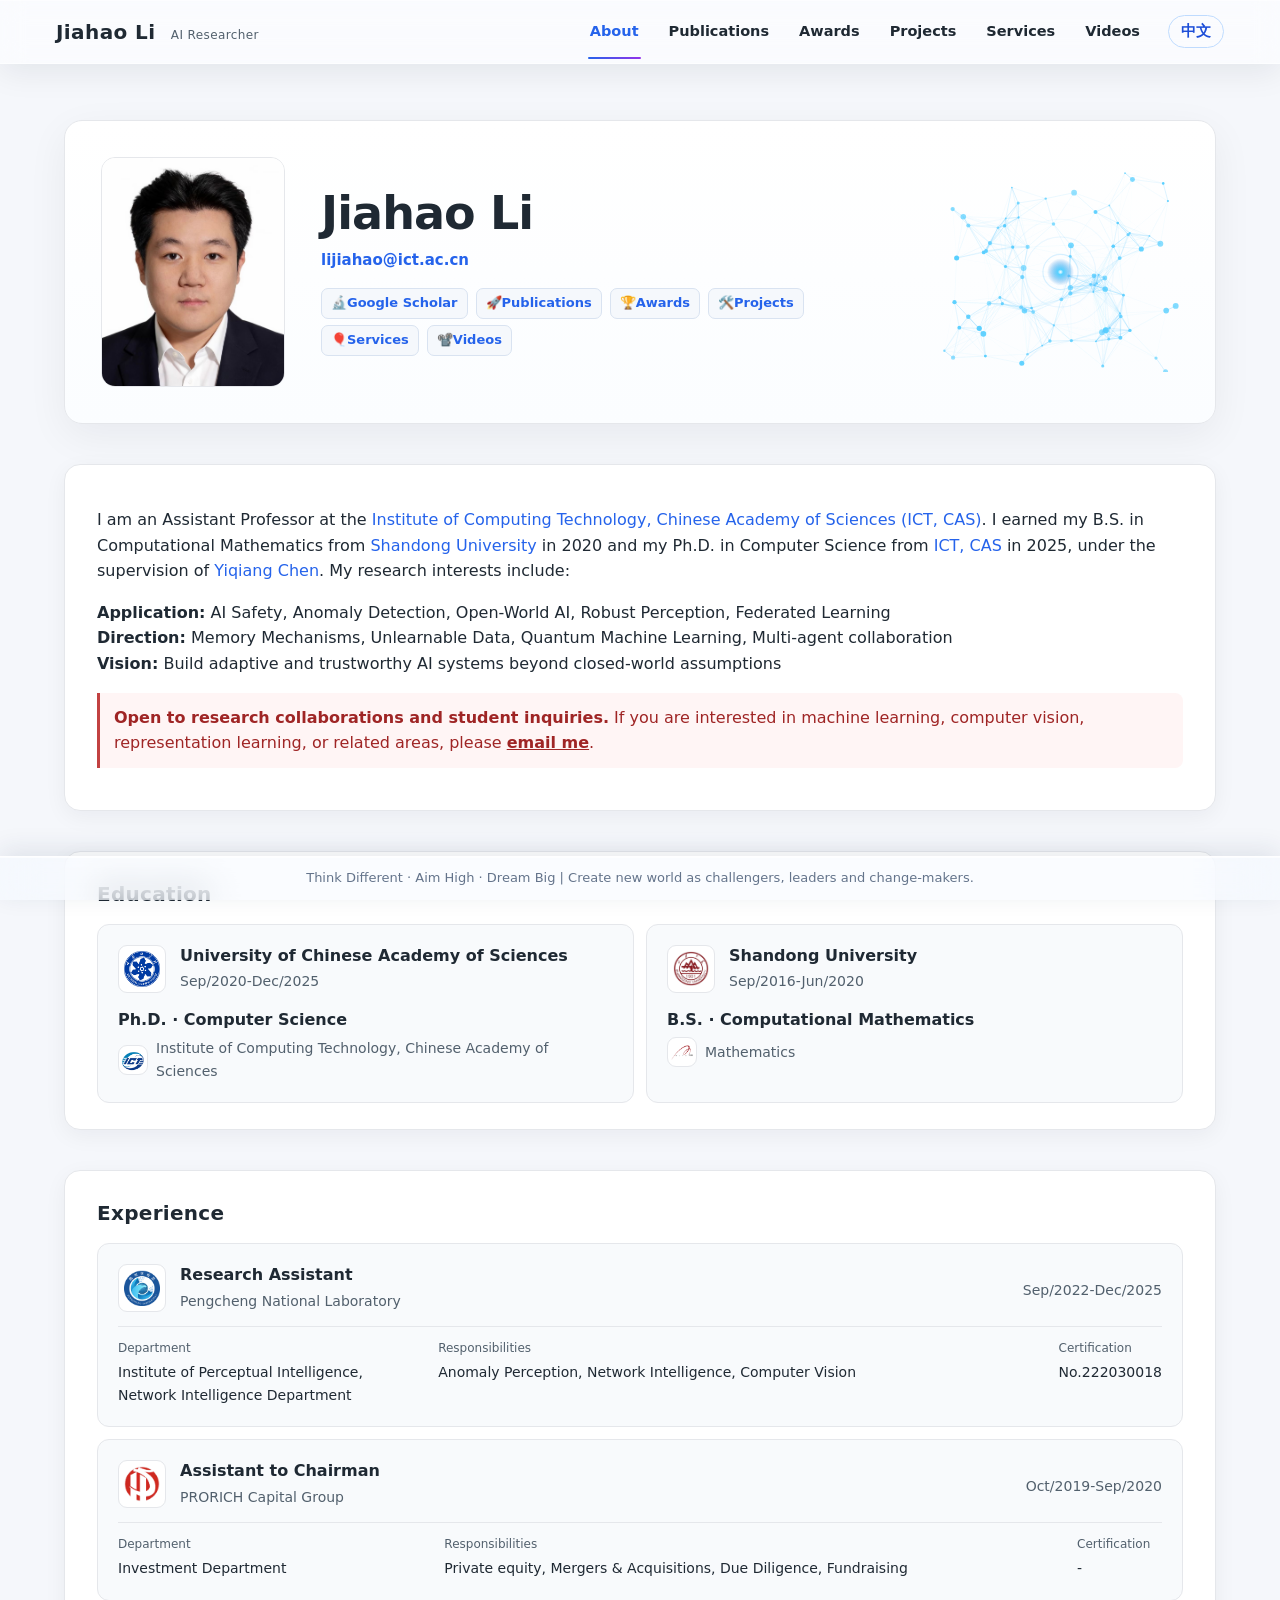
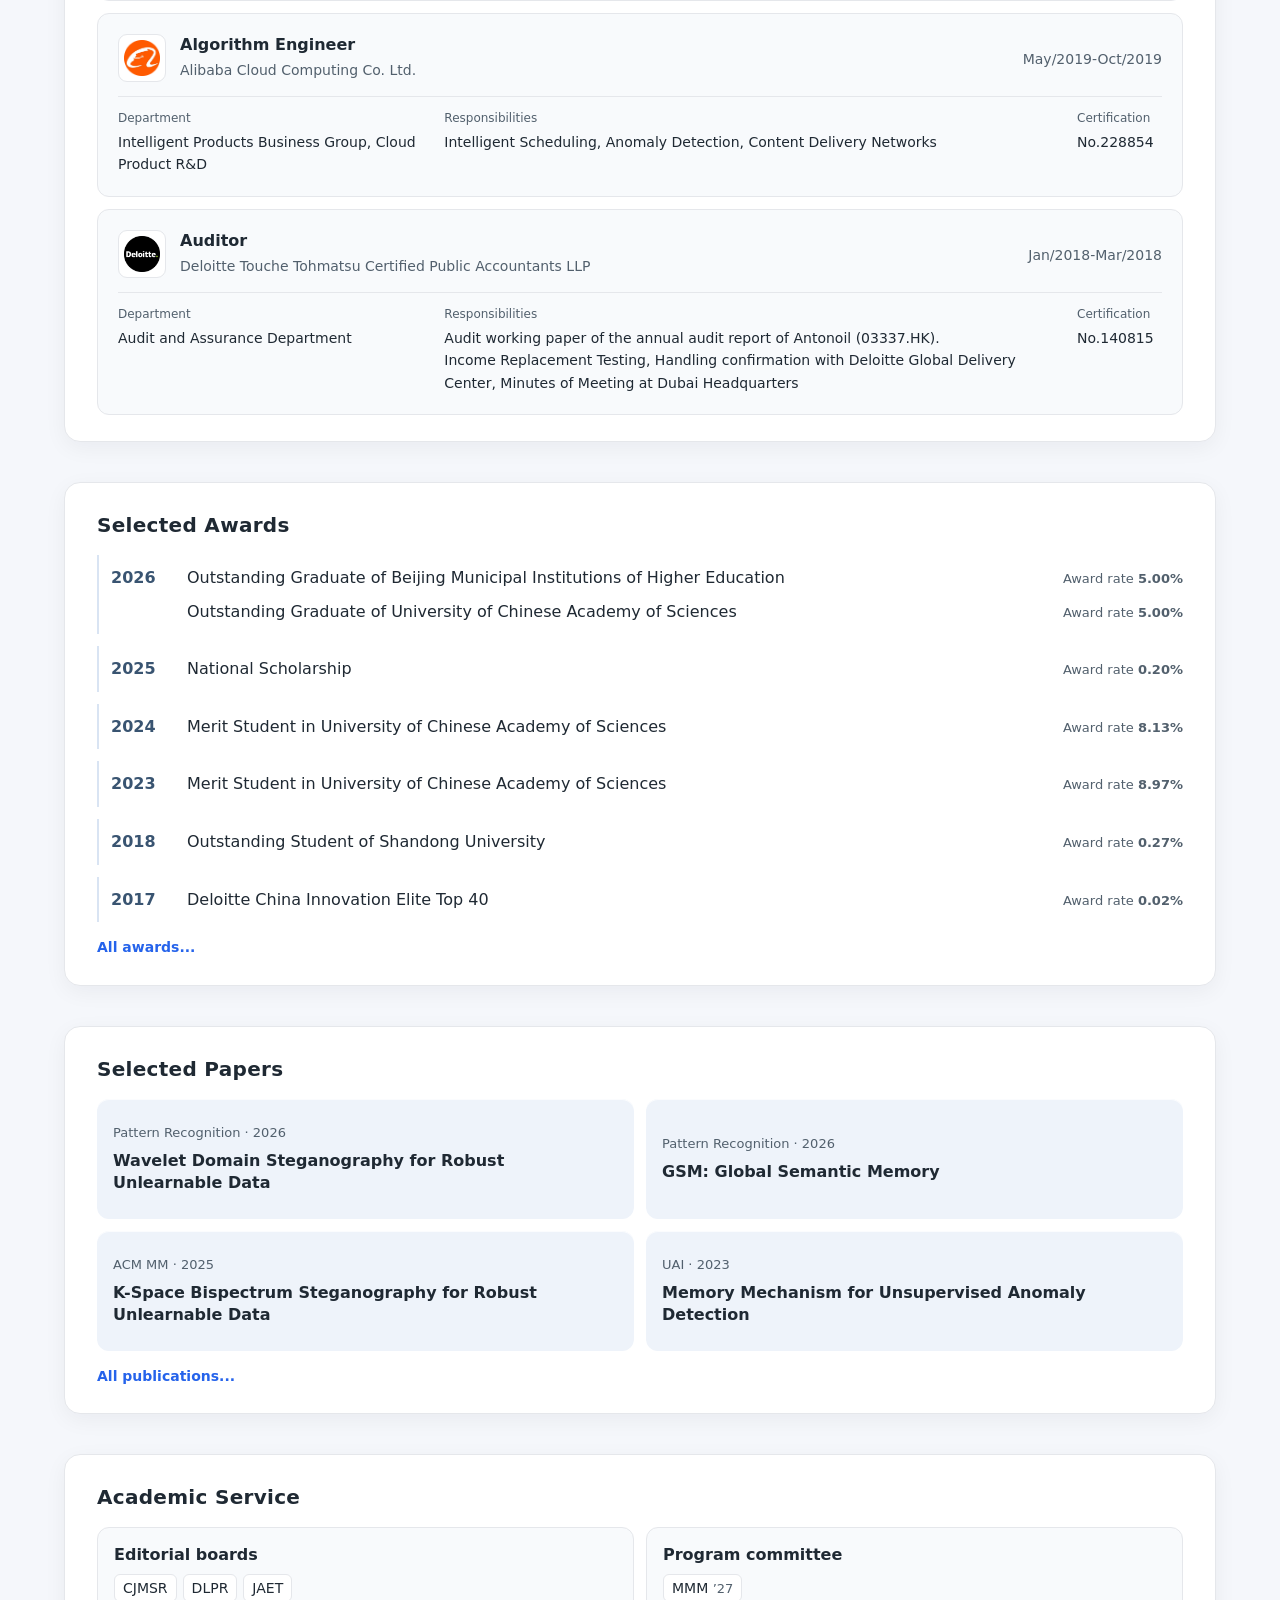
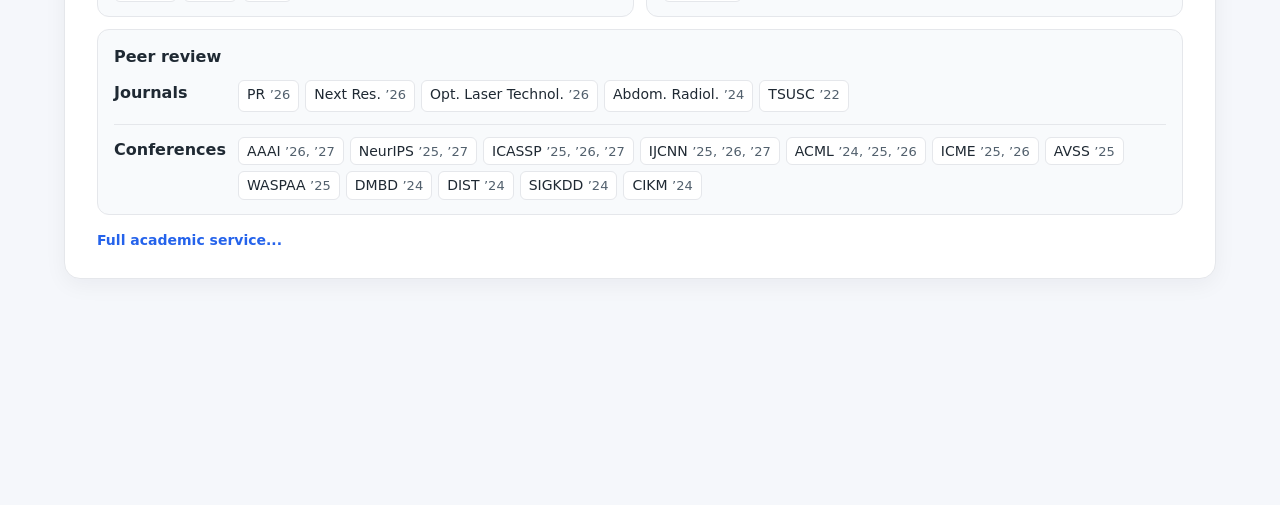
<file: index.html>
<html lang="en">
<head>
<meta charset="utf-8">
<meta name="viewport" content="width=device-width, initial-scale=1">
<title>李嘉豪(Jiahao Li)</title>
<link rel="stylesheet" href="simpleStyle.css">
</head>
<body>

<div class="top-nav">
  <div class="nav-brand">
    Jiahao Li <span>AI Researcher</span>
  </div>
  <div class="nav-links">
    <a class="active" href="index.html">About</a>
    <a href="pages/publications.html">Publications</a>
    <a href="pages/awards.html">Awards</a>
    <a href="pages/projects.html">Projects</a>
    <a href="pages/services.html">Services</a>
    <a href="pages/videos.html">Videos</a>
    <a class="language-switch" href="pages/index_CN.html" lang="zh-CN" hreflang="zh-CN" aria-label="切换至中文">中文</a>
  </div>
</div>


    <div class="content about-page">
		<div class="hero">
		  <img class="hero-portrait" src="pictures/myself.png" width="160" height="200" alt="Portrait of Jiahao Li">
		  <div class="hero-profile">
			<h1>Jiahao Li</h1>
			<h2><a href="mailto:lijiahao@ict.ac.cn">lijiahao@ict.ac.cn</a></h2>
			<div class="quick-links">
			  <a href="https://scholar.google.com/citations?hl=en&user=aNFn6jkAAAAJ">🔬Google Scholar</a>
			  <a href="pages/publications.html">🚀Publications</a>
			  <a href="pages/awards.html">🏆Awards</a>
			  <a href="pages/projects.html">🛠️Projects</a>
			  <a href="pages/services.html">🎈Services</a>
			  <a href="pages/videos.html">📽️Videos</a>
			</div>
		  </div>

		<div class="map-box" aria-hidden="true">
			<canvas id="techCanvas"></canvas>
			<script>
				const canvas = document.getElementById('techCanvas');
				const ctx = canvas.getContext("2d");
				const parentBox = canvas.parentElement;

				// ========== 可配置参数区 ==========
				const particleCount = 85;
				const linkDistance = 65;
				const mouseRadius = 90;
				const corePulseSpeed = 0.004;
				let mouse = { x: null, y: null, radius: mouseRadius, isDown: false };

				// 容器适配
				function resizeCanvas() {
					canvas.width = parentBox.clientWidth;
					canvas.height = parentBox.clientHeight;
				}
				resizeCanvas();
				window.addEventListener("resize", resizeCanvas);

				// 鼠标交互
				canvas.addEventListener('mousemove', (e) => {
					const rect = canvas.getBoundingClientRect();
					mouse.x = e.clientX - rect.left;
					mouse.y = e.clientY - rect.top;
				});
				canvas.addEventListener('mouseleave', () => {
					mouse.x = null;
					mouse.y = null;
				});
				canvas.addEventListener("mousedown", () => mouse.isDown = true);
				canvas.addEventListener("mouseup", () => mouse.isDown = false);
				canvas.addEventListener("click", (e) => {
					const rect = canvas.getBoundingClientRect();
					const cx = e.clientX - rect.left;
					const cy = e.clientY - rect.top;
					for (let i = 0; i < 12; i++) {
						burstParticles.push(new BurstParticle(cx, cy));
					}
				});

				// 中心主体核心
				let mainCore = {
					x: 0,
					y: 0,
					baseSize: 12,
					scale: 1,
					time: 0
				};

				// 普通粒子
				class Particle {
					constructor() {
						this.x = Math.random() * canvas.width;
						this.y = Math.random() * canvas.height;
						this.size = Math.random() * 2.2 + 0.8;
						this.speedX = (Math.random() - 0.5) * 0.7;
						this.speedY = (Math.random() - 0.5) * 0.7;
						this.alpha = Math.random();
					}
					update() {
						// 鼠标：按下吸引、松开排斥
						if (mouse.x && mouse.y) {
							const dx = mouse.x - this.x;
							const dy = mouse.y - this.y;
							const dist = Math.sqrt(dx * dx + dy * dy);
							if (dist < mouse.radius) {
								const force = (mouse.radius - dist) / mouse.radius;
								if (mouse.isDown) {
									this.x += dx * force * 0.06;
									this.y += dy * force * 0.06;
								} else {
									this.x -= dx * force * 0.05;
									this.y -= dy * force * 0.05;
								}
							}
						}

						// 向中心核心轻微吸附
						const cDx = mainCore.x - this.x;
						const cDy = mainCore.y - this.y;
						const cDist = Math.hypot(cDx, cDy);
						if (cDist > 25) {
							this.x += cDx * 0.0018;
							this.y += cDy * 0.0018;
						}

						this.x += this.speedX;
						this.y += this.speedY;

						// 边界回弹
						if (this.x < 0) { this.x = 0; this.speedX *= -1; }
						if (this.x > canvas.width) { this.x = canvas.width; this.speedX *= -1; }
						if (this.y < 0) { this.y = 0; this.speedY *= -1; }
						if (this.y > canvas.height) { this.y = canvas.height; this.speedY *= -1; }
					}
					draw() {
						ctx.beginPath();
						ctx.arc(this.x, this.y, this.size, 0, Math.PI * 2);
						ctx.fillStyle = `rgba(60, 200, 255, ${0.6 + this.alpha * 0.35})`;
						ctx.fill();
					}
				}

				// 点击冲击波粒子
				let burstParticles = [];
				class BurstParticle {
					constructor(x, y) {
						this.x = x;
						this.y = y;
						const angle = Math.random() * Math.PI * 2;
						const spd = Math.random() * 2 + 1;
						this.vx = Math.cos(angle) * spd;
						this.vy = Math.sin(angle) * spd;
						this.life = 250;
						this.size = Math.random() * 2 + 1;
					}
					update() {
						this.x += this.vx;
						this.y += this.vy;
						this.life--;
					}
					draw() {
						ctx.beginPath();
						ctx.arc(this.x, this.y, this.size, 0, Math.PI * 2);
						ctx.fillStyle = `rgba(100, 220, 255, ${this.life / 250})`;
						ctx.fill();
					}
				}

				let particlesArr = [];
				function initParticles() {
					particlesArr = [];
					for (let i = 0; i < particleCount; i++) {
						particlesArr.push(new Particle());
					}
				}

				// 绘制连接线
				function drawLink() {
					for (let a = 0; a < particlesArr.length; a++) {
						for (let b = a + 1; b < particlesArr.length; b++) {
							const dx = particlesArr[a].x - particlesArr[b].x;
							const dy = particlesArr[a].y - particlesArr[b].y;
							const dist = Math.sqrt(dx * dx + dy * dy);
							if (dist < linkDistance) {
								ctx.beginPath();
								const opacity = 1 - dist / linkDistance;
								ctx.strokeStyle = `rgba(85, 195, 255, ${opacity * 0.7})`;
								ctx.lineWidth = opacity * 0.6;
								ctx.moveTo(particlesArr[a].x, particlesArr[a].y);
								ctx.lineTo(particlesArr[b].x, particlesArr[b].y);
								ctx.stroke();
							}
						}
					}
				}

				// 绘制中心脉冲主体
				function drawCore() {
					mainCore.x = canvas.width / 2;
					mainCore.y = canvas.height / 2;
					mainCore.time += corePulseSpeed;
					mainCore.scale = 1 + Math.sin(mainCore.time) * 0.35;
					const r = mainCore.baseSize * mainCore.scale;

					// 外层发光环
					for (let i = 3; i >= 1; i--) {
						ctx.beginPath();
						ctx.arc(mainCore.x, mainCore.y, r * i * 1.3, 0, Math.PI * 2);
						ctx.strokeStyle = `rgba(40, 170, 255, ${0.18 / i})`;
						ctx.lineWidth = 1.2;
						ctx.stroke();
					}

					// 内核光球
					const grad = ctx.createRadialGradient(mainCore.x, mainCore.y, 0, mainCore.x, mainCore.y, r);
					grad.addColorStop(0, "#ffffff");
					grad.addColorStop(0.2, "#44ccff");
					grad.addColorStop(1, "rgba(20, 120, 220, 0)");
					ctx.beginPath();
					ctx.arc(mainCore.x, mainCore.y, r, 0, Math.PI * 2);
					ctx.fillStyle = grad;
					ctx.fill();
				}

				// 动画循环：透明拖影，不遮挡背景
				function animate() {
					ctx.clearRect(0, 0, canvas.width, canvas.height);

					// 更新+绘制冲击波粒子
					for (let i = burstParticles.length - 1; i >= 0; i--) {
						burstParticles[i].update();
						burstParticles[i].draw();
						if (burstParticles[i].life <= 0) burstParticles.splice(i, 1);
					}

					particlesArr.forEach(p => {
						p.update();
						p.draw();
					});

					drawLink();
					drawCore();
					requestAnimationFrame(animate);
				}

				initParticles();
				animate();
			</script>
			</div>
	</div>
   

    <div class="section">
      <p>
		I am an Assistant Professor at the <a href="https://english.ict.cas.cn/">Institute of Computing Technology, Chinese Academy of Sciences (ICT, CAS)</a>.
		I earned my B.S. in Computational Mathematics from <a href="https://www.en.sdu.edu.cn/">Shandong University</a> in 2020 and my Ph.D. in Computer Science from <a href="https://english.ict.cas.cn/">ICT, CAS</a> in 2025, under the supervision of <a href="https://english.ict.cas.cn/people/scien/bln/202303/t20230321_328591.html">Yiqiang Chen</a>. My research interests include:
		</p>
		
		<p>  
		<b>Application:</b> AI Safety, Anomaly Detection, Open-World AI, Robust Perception, Federated Learning<br>
		<b>Direction:</b> Memory Mechanisms, Unlearnable Data, Quantum Machine Learning, Multi-agent collaboration<br>
		<b>Vision:</b> Build adaptive and trustworthy AI systems beyond closed-world assumptions
		</p>
		
		<p class="collaboration-note"><strong>Open to research collaborations and student inquiries.</strong> If you are interested in machine learning, computer vision, representation learning, or related areas, please <a href="mailto:lijiahao@ict.ac.cn">email me</a>.</p>
	</div>

    <section class="section about-card" aria-labelledby="education-heading">
      <h2 id="education-heading">Education</h2>
      <ul class="profile-list education-list">
        <li class="profile-record">
          <div class="profile-record-heading">
            <img class="profile-logo" src="pictures/UCAS.png" width="48" height="48" alt="" loading="lazy">
            <div>
              <h3>University of Chinese Academy of Sciences</h3>
              <p class="profile-date">Sep/2020-Dec/2025</p>
            </div>
          </div>
          <p class="profile-degree">Ph.D. · Computer Science</p>
          <p class="profile-department"><img class="profile-logo department-logo" src="pictures/ICT.png" width="48" height="48" alt="" loading="lazy"> <span>Institute of Computing Technology, Chinese Academy of Sciences</span></p>
        </li>
        <li class="profile-record">
          <div class="profile-record-heading">
            <img class="profile-logo" src="pictures/SDU.png" width="48" height="48" alt="" loading="lazy">
            <div>
              <h3>Shandong University</h3>
              <p class="profile-date">Sep/2016-Jun/2020</p>
            </div>
          </div>
          <p class="profile-degree">B.S. · Computational Mathematics</p>
          <p class="profile-department"><img class="profile-logo department-logo" src="pictures/MATH.png" width="48" height="48" alt="" loading="lazy"> <span>Mathematics</span></p>
        </li>
      </ul>
    </section>

    <section class="section about-card" aria-labelledby="experience-heading">
      <h2 id="experience-heading">Experience</h2>
      <ol class="profile-list experience-list">
        <li class="profile-record">
          <div class="profile-record-heading">
            <img class="profile-logo" src="pictures/PCL.png" width="48" height="48" alt="" loading="lazy">
            <div>
              <h3>Research Assistant</h3>
              <p class="profile-organization">Pengcheng National Laboratory</p>
            </div>
            <p class="profile-date">Sep/2022-Dec/2025</p>
          </div>
          <dl class="experience-details">
            <div><dt>Department</dt><dd>Institute of Perceptual Intelligence, Network Intelligence Department</dd></div>
            <div><dt>Responsibilities</dt><dd>Anomaly Perception, Network Intelligence, Computer Vision</dd></div>
            <div><dt>Certification</dt><dd>No.222030018</dd></div>
          </dl>
        </li>
        <li class="profile-record">
          <div class="profile-record-heading">
            <img class="profile-logo" src="pictures/DEHOU.png" width="48" height="48" alt="" loading="lazy">
            <div>
              <h3>Assistant to Chairman</h3>
              <p class="profile-organization">PRORICH Capital Group</p>
            </div>
            <p class="profile-date">Oct/2019-Sep/2020</p>
          </div>
          <dl class="experience-details">
            <div><dt>Department</dt><dd>Investment Department</dd></div>
            <div><dt>Responsibilities</dt><dd>Private equity, Mergers & Acquisitions, Due Diligence, Fundraising</dd></div>
            <div><dt>Certification</dt><dd>-</dd></div>
          </dl>
        </li>
        <li class="profile-record">
          <div class="profile-record-heading">
            <img class="profile-logo" src="pictures/ALI.png" width="48" height="48" alt="" loading="lazy">
            <div>
              <h3>Algorithm Engineer</h3>
              <p class="profile-organization">Alibaba Cloud Computing Co. Ltd.</p>
            </div>
            <p class="profile-date">May/2019-Oct/2019</p>
          </div>
          <dl class="experience-details">
            <div><dt>Department</dt><dd>Intelligent Products Business Group, Cloud Product R&D</dd></div>
            <div><dt>Responsibilities</dt><dd>Intelligent Scheduling, Anomaly Detection, Content Delivery Networks</dd></div>
            <div><dt>Certification</dt><dd>No.228854</dd></div>
          </dl>
        </li>
        <li class="profile-record">
          <div class="profile-record-heading">
            <img class="profile-logo" src="pictures/DTT.png" width="48" height="48" alt="" loading="lazy">
            <div>
              <h3>Auditor</h3>
              <p class="profile-organization">Deloitte Touche Tohmatsu Certified Public Accountants LLP</p>
            </div>
            <p class="profile-date">Jan/2018-Mar/2018</p>
          </div>
          <dl class="experience-details">
            <div><dt>Department</dt><dd>Audit and Assurance Department</dd></div>
            <div><dt>Responsibilities</dt><dd>Audit working paper of the annual audit report of Antonoil (03337.HK).<br>Income Replacement Testing, Handling confirmation with Deloitte Global Delivery Center, Minutes of Meeting at Dubai Headquarters</dd></div>
            <div><dt>Certification</dt><dd>No.140815</dd></div>
          </dl>
        </li>
      </ol>
    </section>

    <section class="section about-card" aria-labelledby="selected-awards-heading">
      <h2 id="selected-awards-heading">Selected Awards</h2>
      <ol class="award-timeline">
        <li class="award-year">
          <time datetime="2026">2026</time>
          <ul>
            <li><span>Outstanding Graduate of Beijing Municipal Institutions of Higher Education</span><span class="award-rate">Award rate <strong>5.00%</strong></span></li>
            <li><span>Outstanding Graduate of University of Chinese Academy of Sciences</span><span class="award-rate">Award rate <strong>5.00%</strong></span></li>
          </ul>
        </li>
        <li class="award-year">
          <time datetime="2025">2025</time>
          <ul>
            <li><span>National Scholarship</span><span class="award-rate">Award rate <strong>0.20%</strong></span></li>
          </ul>
        </li>
        <li class="award-year">
          <time datetime="2024">2024</time>
          <ul>
            <li><span>Merit Student in University of Chinese Academy of Sciences</span><span class="award-rate">Award rate <strong>8.13%</strong></span></li>
          </ul>
        </li>
        <li class="award-year">
          <time datetime="2023">2023</time>
          <ul>
            <li><span>Merit Student in University of Chinese Academy of Sciences</span><span class="award-rate">Award rate <strong>8.97%</strong></span></li>
          </ul>
        </li>
        <li class="award-year">
          <time datetime="2018">2018</time>
          <ul>
            <li><span>Outstanding Student of Shandong University</span><span class="award-rate">Award rate <strong>0.27%</strong></span></li>
          </ul>
        </li>
        <li class="award-year">
          <time datetime="2017">2017</time>
          <ul>
            <li><span>Deloitte China Innovation Elite Top 40</span><span class="award-rate">Award rate <strong>0.02%</strong></span></li>
          </ul>
        </li>
      </ol>
      <p class="section-more"><a href="pages/awards.html">All awards...</a></p>
    </section>

    <section class="section about-card" aria-labelledby="selected-papers-heading">
      <h2 id="selected-papers-heading">Selected Papers</h2>
      <ul class="selected-papers">
        <li>
          <a class="paper-tile" href="pages/publications.html#wavelet-domain-steganography" aria-labelledby="selected-paper-1">
            <span class="paper-tile-front">
              <span class="paper-tile-venue">Pattern Recognition · 2026</span>
              <span class="paper-tile-title" id="selected-paper-1">Wavelet Domain Steganography for Robust Unlearnable Data</span>
            </span>
            <span class="paper-tile-back" aria-hidden="true">
              <span class="paper-tile-back-copy">
                <span>Wavelet-domain protection for training data</span>
                <span class="paper-tile-venue">View paper →</span>
              </span>
              <img src="pictures/papers/wavelet-domain-steganography.webp" width="144" height="88" alt="" loading="lazy" decoding="async">
            </span>
          </a>
        </li>
        <li>
          <a class="paper-tile" href="pages/publications.html#global-semantic-memory" aria-labelledby="selected-paper-2">
            <span class="paper-tile-front">
              <span class="paper-tile-venue">Pattern Recognition · 2026</span>
              <span class="paper-tile-title" id="selected-paper-2">GSM: Global Semantic Memory</span>
            </span>
            <span class="paper-tile-back" aria-hidden="true">
              <span class="paper-tile-back-copy">
                <span>Global semantics for anomaly detection</span>
                <span class="paper-tile-venue">View paper →</span>
              </span>
              <img src="pictures/papers/global-semantic-memory.webp" width="144" height="88" alt="" loading="lazy" decoding="async">
            </span>
          </a>
        </li>
        <li>
          <a class="paper-tile" href="pages/publications.html#k-space-bispectrum-steganography" aria-labelledby="selected-paper-3">
            <span class="paper-tile-front">
              <span class="paper-tile-venue">ACM MM · 2025</span>
              <span class="paper-tile-title" id="selected-paper-3">K-Space Bispectrum Steganography for Robust Unlearnable Data</span>
            </span>
            <span class="paper-tile-back" aria-hidden="true">
              <span class="paper-tile-back-copy">
                <span>Training-data protection with Fourier steganography</span>
                <span class="paper-tile-venue">View paper →</span>
              </span>
              <img src="pictures/papers/k-space-bispectrum-steganography.webp" width="144" height="88" alt="" loading="lazy" decoding="async">
            </span>
          </a>
        </li>
        <li>
          <a class="paper-tile" href="pages/publications.html#memory-mechanism" aria-labelledby="selected-paper-4">
            <span class="paper-tile-front">
              <span class="paper-tile-venue">UAI · 2023</span>
              <span class="paper-tile-title" id="selected-paper-4">Memory Mechanism for Unsupervised Anomaly Detection</span>
            </span>
            <span class="paper-tile-back" aria-hidden="true">
              <span class="paper-tile-back-copy">
                <span>Memory-guided reconstruction for anomaly detection</span>
                <span class="paper-tile-venue">View paper →</span>
              </span>
              <img src="pictures/papers/memory-mechanism.webp" width="144" height="88" alt="" loading="lazy" decoding="async">
            </span>
          </a>
        </li>
      </ul>
      <p class="section-more"><a href="pages/publications.html">All publications...</a></p>
    </section>

    <section class="section about-card" aria-labelledby="academic-service-heading">
      <h2 id="academic-service-heading">Academic Service</h2>
      <div class="service-overview">
        <dl class="service-summary service-roles">
          <div class="service-summary-row">
            <dt>Editorial boards</dt>
            <dd>
              <span class="service-venue">CJMSR</span>
            <span class="service-venue">DLPR</span>
            <span class="service-venue">JAET</span>
            </dd>
          </div>
          <div class="service-summary-row">
            <dt>Program committee</dt>
            <dd>
              <span class="service-venue">MMM <span class="service-years"><time datetime="2027" aria-label="2027">’27</time></span></span>
            </dd>
          </div>
        </dl>
        <div class="service-reviews">
          <h3>Peer review</h3>
          <dl class="service-summary">
          <div class="service-summary-row">
            <dt>Journals</dt>
            <dd>
              <span class="service-venue">PR <span class="service-years"><time datetime="2026" aria-label="2026">’26</time></span></span>
            <span class="service-venue">Next Res. <span class="service-years"><time datetime="2026" aria-label="2026">’26</time></span></span>
            <span class="service-venue">Opt. Laser Technol. <span class="service-years"><time datetime="2026" aria-label="2026">’26</time></span></span>
            <span class="service-venue">Abdom. Radiol. <span class="service-years"><time datetime="2024" aria-label="2024">’24</time></span></span>
            <span class="service-venue">TSUSC <span class="service-years"><time datetime="2022" aria-label="2022">’22</time></span></span>
            </dd>
          </div>
          <div class="service-summary-row">
            <dt>Conferences</dt>
            <dd>
              <span class="service-venue">AAAI <span class="service-years"><time datetime="2026" aria-label="2026">’26</time>, <time datetime="2027" aria-label="2027">’27</time></span></span>
            <span class="service-venue">NeurIPS <span class="service-years"><time datetime="2025" aria-label="2025">’25</time>, <time datetime="2027" aria-label="2027">’27</time></span></span>
            <span class="service-venue">ICASSP <span class="service-years"><time datetime="2025" aria-label="2025">’25</time>, <time datetime="2026" aria-label="2026">’26</time>, <time datetime="2027" aria-label="2027">’27</time></span></span>
            <span class="service-venue">IJCNN <span class="service-years"><time datetime="2025" aria-label="2025">’25</time>, <time datetime="2026" aria-label="2026">’26</time>, <time datetime="2027" aria-label="2027">’27</time></span></span>
            <span class="service-venue">ACML <span class="service-years"><time datetime="2024" aria-label="2024">’24</time>, <time datetime="2025" aria-label="2025">’25</time>, <time datetime="2026" aria-label="2026">’26</time></span></span>
            <span class="service-venue">ICME <span class="service-years"><time datetime="2025" aria-label="2025">’25</time>, <time datetime="2026" aria-label="2026">’26</time></span></span>
            <span class="service-venue">AVSS <span class="service-years"><time datetime="2025" aria-label="2025">’25</time></span></span>
            <span class="service-venue">WASPAA <span class="service-years"><time datetime="2025" aria-label="2025">’25</time></span></span>
            <span class="service-venue">DMBD <span class="service-years"><time datetime="2024" aria-label="2024">’24</time></span></span>
            <span class="service-venue">DIST <span class="service-years"><time datetime="2024" aria-label="2024">’24</time></span></span>
            <span class="service-venue">SIGKDD <span class="service-years"><time datetime="2024" aria-label="2024">’24</time></span></span>
            <span class="service-venue">CIKM <span class="service-years"><time datetime="2024" aria-label="2024">’24</time></span></span>
            </dd>
          </div>
          </dl>
        </div>
      </div>
      <p class="section-more"><a href="pages/services.html">Full academic service...</a></p>
    </section>

    <div class="spacer"></div>
</div>


<div id="gg">
      <div ><a  target="_blank">Think Different · Aim High · Dream Big | Create new world as challengers, leaders and change-makers.</a> </div>
</div>




</body>
</html>
</file>
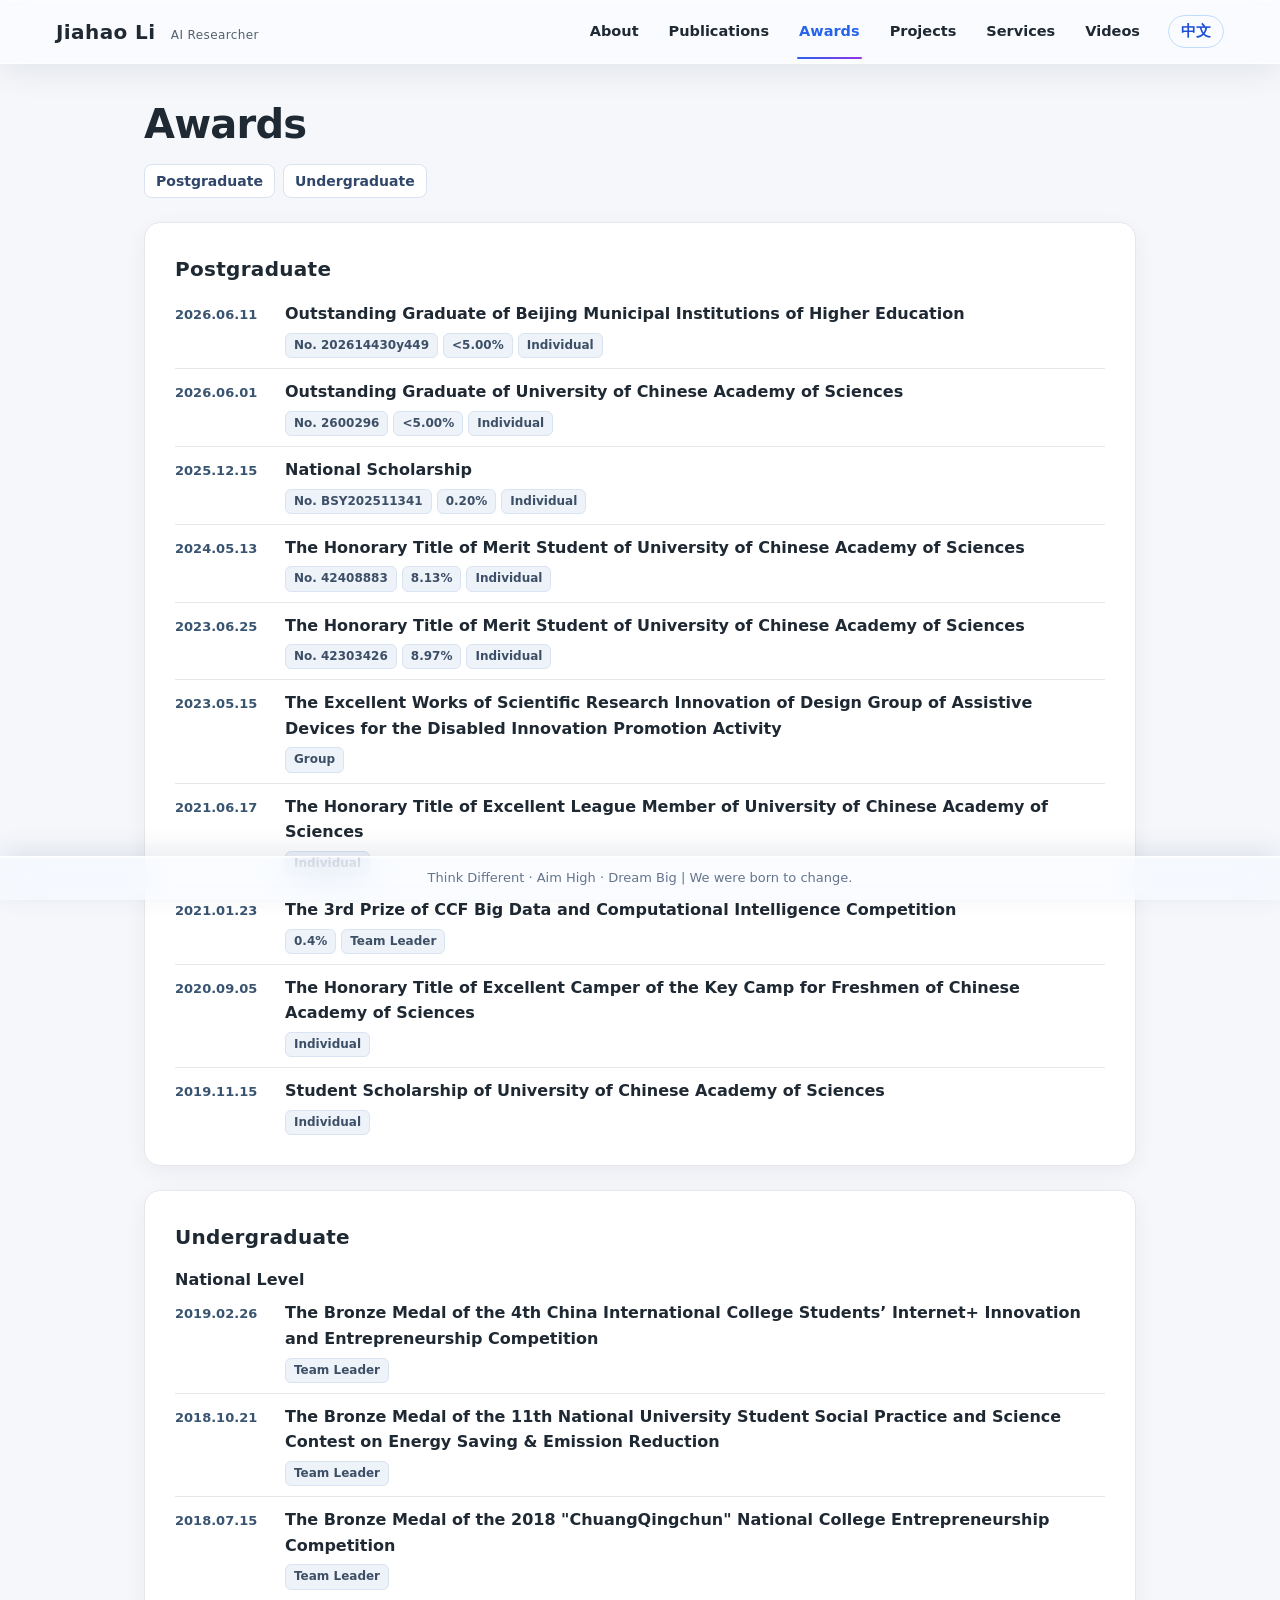
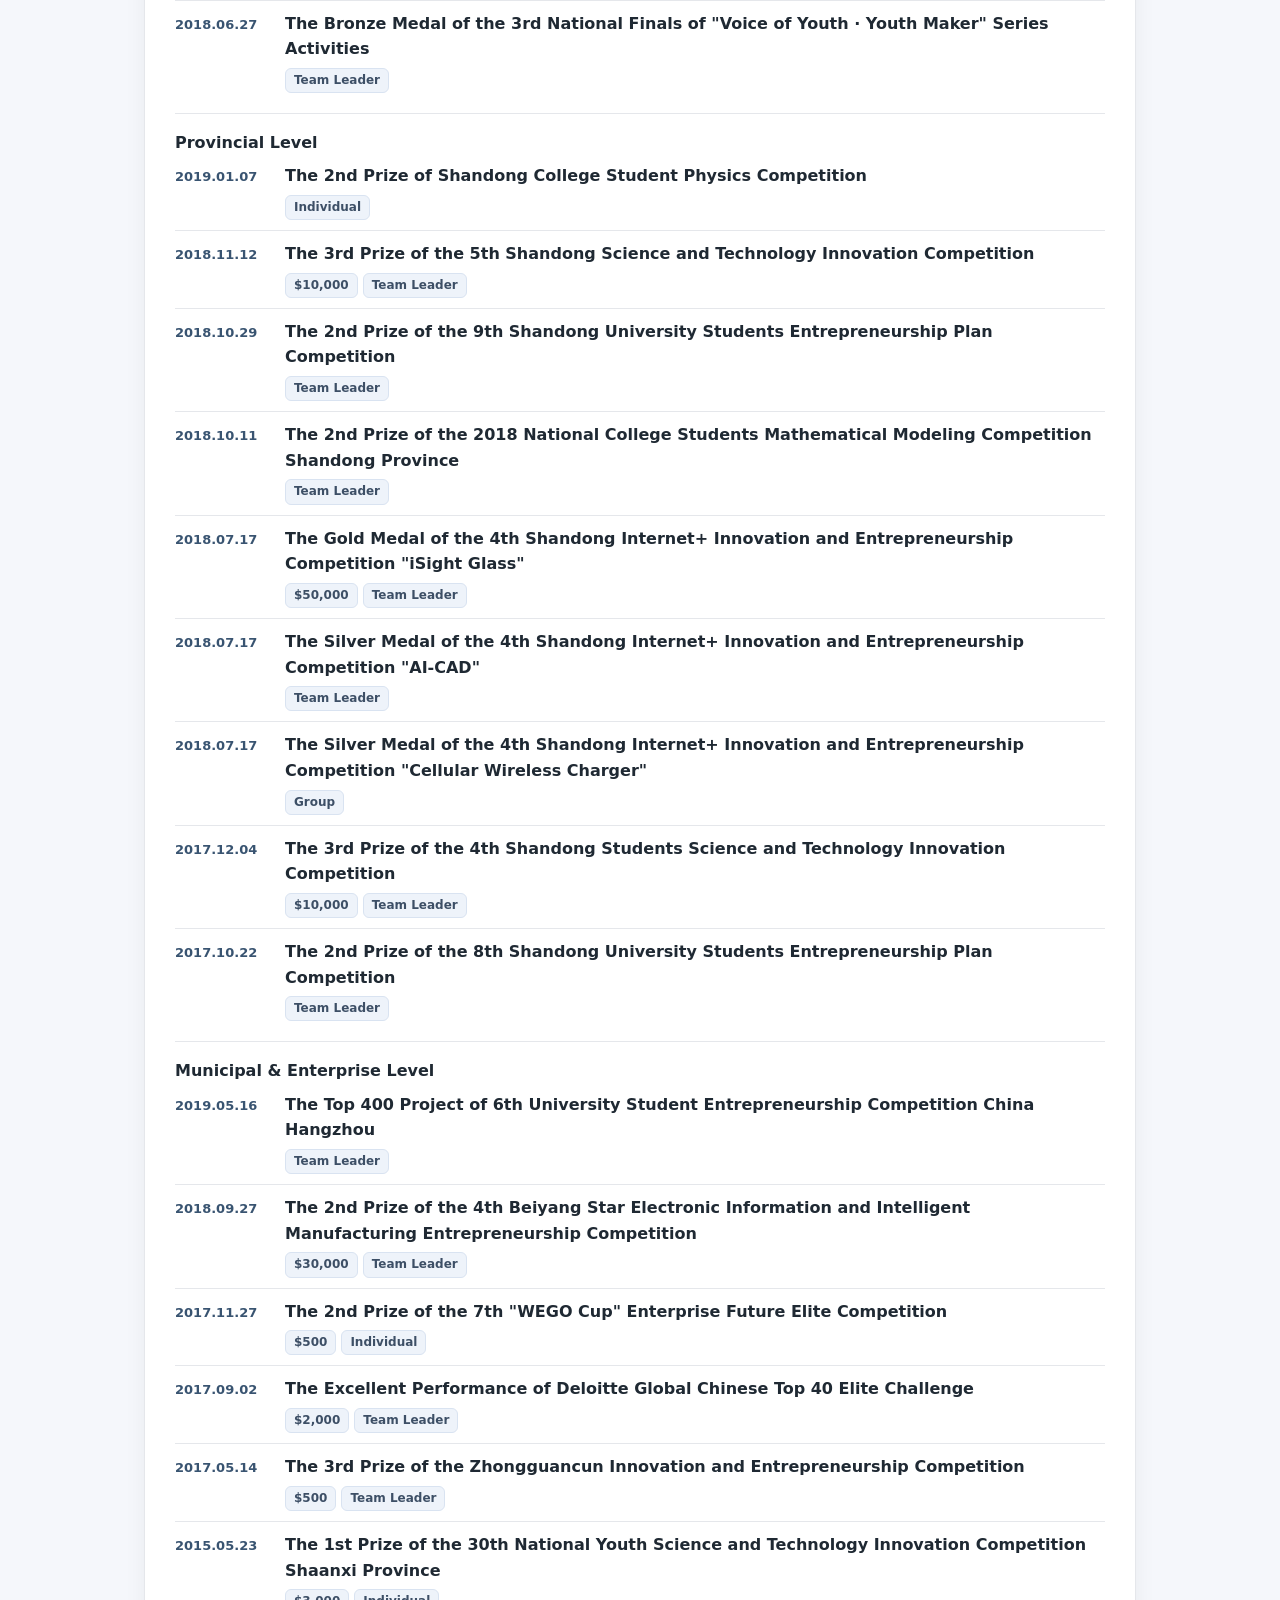
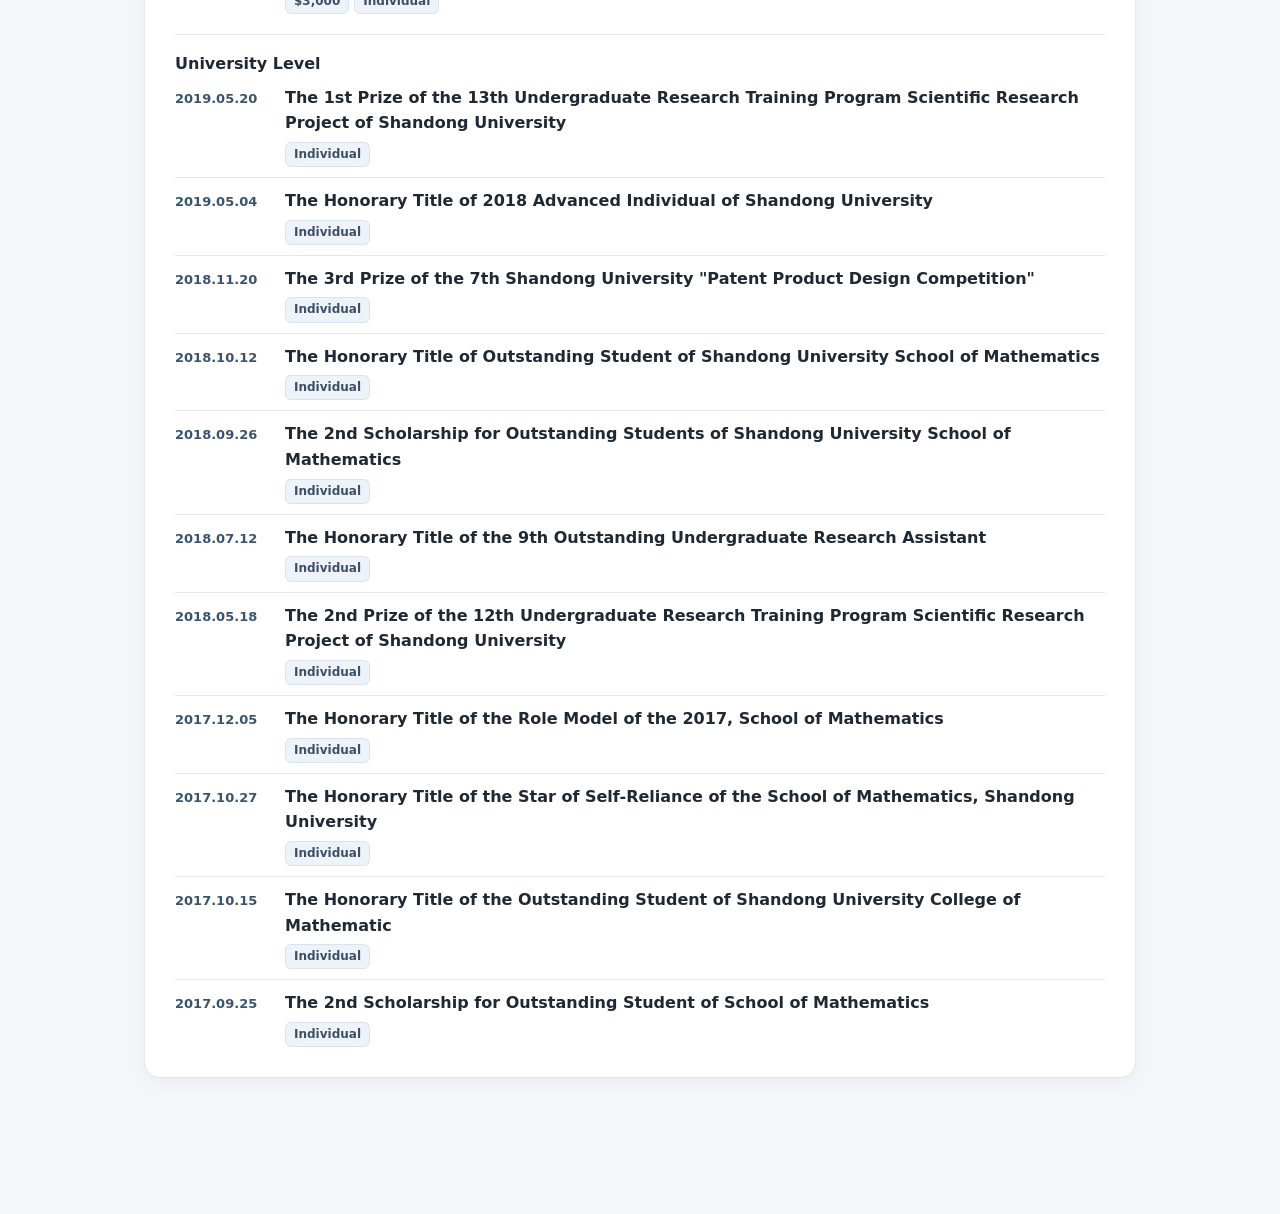
<file: pages/awards.html>
<!doctype html>
<html lang="en">
<head>
<meta charset="utf-8">
<meta name="viewport" content="width=device-width, initial-scale=1">
<title>Awards · Jiahao Li</title>
<link rel="stylesheet" href="../simpleStyle.css">
</head>
<body class="directory-body">

<div class="top-nav">
  <div class="nav-brand">
    Jiahao Li <span>AI Researcher</span>
  </div>
  <div class="nav-links">
    <a href="../index.html">About</a>
    <a href="publications.html">Publications</a>
    <a class="active" aria-current="page" href="awards.html">Awards</a>
    <a href="projects.html">Projects</a>
    <a href="services.html">Services</a>
    <a href="videos.html">Videos</a>
    <a class="language-switch" href="awards_CN.html" lang="zh-CN" hreflang="zh-CN" aria-label="切换至中文">中文</a>
  </div>
</div>

<main class="content directory-page awards-page">
  <header class="directory-header">
    <h1>Awards</h1>
    <nav class="directory-jumps" aria-label="On this page">
      <a href="#postgraduate">Postgraduate</a>
      <a href="#undergraduate">Undergraduate</a>
    </nav>
  </header>

  <section class="section directory-section" id="postgraduate" aria-labelledby="postgraduate-heading">
    <h2 id="postgraduate-heading">Postgraduate</h2>
    <ol class="awards-timeline">
      <li class="award-entry">
        <time datetime="2026-06-11">2026.06.11</time>
        <div class="award-entry-body">
          <span class="directory-item-title">Outstanding Graduate of Beijing Municipal Institutions of Higher Education</span>
          <div class="directory-tags"><span class="directory-tag">No. 202614430y449</span><span class="directory-tag">&lt;5.00%</span><span class="directory-tag">Individual</span></div>
        </div>
      </li>
      <li class="award-entry">
        <time datetime="2026-06-01">2026.06.01</time>
        <div class="award-entry-body">
          <span class="directory-item-title">Outstanding Graduate of University of Chinese Academy of Sciences</span>
          <div class="directory-tags"><span class="directory-tag">No. 2600296</span><span class="directory-tag">&lt;5.00%</span><span class="directory-tag">Individual</span></div>
        </div>
      </li>
      <li class="award-entry">
        <time datetime="2025-12-15">2025.12.15</time>
        <div class="award-entry-body">
          <span class="directory-item-title">National Scholarship</span>
          <div class="directory-tags"><span class="directory-tag">No. BSY202511341</span><span class="directory-tag">0.20%</span><span class="directory-tag">Individual</span></div>
        </div>
      </li>
      <li class="award-entry">
        <time datetime="2024-05-13">2024.05.13</time>
        <div class="award-entry-body">
          <span class="directory-item-title">The Honorary Title of Merit Student of University of Chinese Academy of Sciences</span>
          <div class="directory-tags"><span class="directory-tag">No. 42408883</span><span class="directory-tag">8.13%</span><span class="directory-tag">Individual</span></div>
        </div>
      </li>
      <li class="award-entry">
        <time datetime="2023-06-25">2023.06.25</time>
        <div class="award-entry-body">
          <span class="directory-item-title">The Honorary Title of Merit Student of University of Chinese Academy of Sciences</span>
          <div class="directory-tags"><span class="directory-tag">No. 42303426</span><span class="directory-tag">8.97%</span><span class="directory-tag">Individual</span></div>
        </div>
      </li>
      <li class="award-entry">
        <time datetime="2023-05-15">2023.05.15</time>
        <div class="award-entry-body">
          <span class="directory-item-title">The Excellent Works of Scientific Research Innovation of Design Group of Assistive Devices for the Disabled Innovation Promotion Activity</span>
          <div class="directory-tags"><span class="directory-tag">Group</span></div>
        </div>
      </li>
      <li class="award-entry">
        <time datetime="2021-06-17">2021.06.17</time>
        <div class="award-entry-body">
          <span class="directory-item-title">The Honorary Title of Excellent League Member of University of Chinese Academy of Sciences</span>
          <div class="directory-tags"><span class="directory-tag">Individual</span></div>
        </div>
      </li>
      <li class="award-entry">
        <time datetime="2021-01-23">2021.01.23</time>
        <div class="award-entry-body">
          <span class="directory-item-title">The 3rd Prize of CCF Big Data and Computational Intelligence Competition</span>
          <div class="directory-tags"><span class="directory-tag">0.4%</span><span class="directory-tag">Team Leader</span></div>
        </div>
      </li>
      <li class="award-entry">
        <time datetime="2020-09-05">2020.09.05</time>
        <div class="award-entry-body">
          <span class="directory-item-title">The Honorary Title of Excellent Camper of the Key Camp for Freshmen of Chinese Academy of Sciences</span>
          <div class="directory-tags"><span class="directory-tag">Individual</span></div>
        </div>
      </li>
      <li class="award-entry">
        <time datetime="2019-11-15">2019.11.15</time>
        <div class="award-entry-body">
          <span class="directory-item-title">Student Scholarship of University of Chinese Academy of Sciences</span>
          <div class="directory-tags"><span class="directory-tag">Individual</span></div>
        </div>
      </li>
    </ol>
  </section>

  <section class="section directory-section" id="undergraduate" aria-labelledby="undergraduate-heading">
    <h2 id="undergraduate-heading">Undergraduate</h2>
    <div class="directory-group award-group">
      <h3>National Level</h3>
      <ol class="awards-timeline">
        <li class="award-entry">
          <time datetime="2019-02-26">2019.02.26</time>
          <div class="award-entry-body">
            <span class="directory-item-title">The Bronze Medal of the 4th China International College Students’ Internet+ Innovation and Entrepreneurship Competition</span>
            <div class="directory-tags"><span class="directory-tag">Team Leader</span></div>
          </div>
        </li>
        <li class="award-entry">
          <time datetime="2018-10-21">2018.10.21</time>
          <div class="award-entry-body">
            <span class="directory-item-title">The Bronze Medal of the 11th National University Student Social Practice and Science Contest on Energy Saving &amp; Emission Reduction</span>
            <div class="directory-tags"><span class="directory-tag">Team Leader</span></div>
          </div>
        </li>
        <li class="award-entry">
          <time datetime="2018-07-15">2018.07.15</time>
          <div class="award-entry-body">
            <span class="directory-item-title">The Bronze Medal of the 2018 "ChuangQingchun" National College Entrepreneurship Competition</span>
            <div class="directory-tags"><span class="directory-tag">Team Leader</span></div>
          </div>
        </li>
        <li class="award-entry">
          <time datetime="2018-06-27">2018.06.27</time>
          <div class="award-entry-body">
            <span class="directory-item-title">The Bronze Medal of the 3rd National Finals of "Voice of Youth · Youth Maker" Series Activities</span>
            <div class="directory-tags"><span class="directory-tag">Team Leader</span></div>
          </div>
        </li>
      </ol>
    </div>
    <div class="directory-group award-group">
      <h3>Provincial Level</h3>
      <ol class="awards-timeline">
        <li class="award-entry">
          <time datetime="2019-01-07">2019.01.07</time>
          <div class="award-entry-body">
            <span class="directory-item-title">The 2nd Prize of Shandong College Student Physics Competition</span>
            <div class="directory-tags"><span class="directory-tag">Individual</span></div>
          </div>
        </li>
        <li class="award-entry">
          <time datetime="2018-11-12">2018.11.12</time>
          <div class="award-entry-body">
            <span class="directory-item-title">The 3rd Prize of the 5th Shandong Science and Technology Innovation Competition</span>
            <div class="directory-tags"><span class="directory-tag">$10,000</span><span class="directory-tag">Team Leader</span></div>
          </div>
        </li>
        <li class="award-entry">
          <time datetime="2018-10-29">2018.10.29</time>
          <div class="award-entry-body">
            <span class="directory-item-title">The 2nd Prize of the 9th Shandong University Students Entrepreneurship Plan Competition</span>
            <div class="directory-tags"><span class="directory-tag">Team Leader</span></div>
          </div>
        </li>
        <li class="award-entry">
          <time datetime="2018-10-11">2018.10.11</time>
          <div class="award-entry-body">
            <span class="directory-item-title">The 2nd Prize of the 2018 National College Students Mathematical Modeling Competition Shandong Province</span>
            <div class="directory-tags"><span class="directory-tag">Team Leader</span></div>
          </div>
        </li>
        <li class="award-entry">
          <time datetime="2018-07-17">2018.07.17</time>
          <div class="award-entry-body">
            <span class="directory-item-title">The Gold Medal of the 4th Shandong Internet+ Innovation and Entrepreneurship Competition "iSight Glass"</span>
            <div class="directory-tags"><span class="directory-tag">$50,000</span><span class="directory-tag">Team Leader</span></div>
          </div>
        </li>
        <li class="award-entry">
          <time datetime="2018-07-17">2018.07.17</time>
          <div class="award-entry-body">
            <span class="directory-item-title">The Silver Medal of the 4th Shandong Internet+ Innovation and Entrepreneurship Competition "AI-CAD"</span>
            <div class="directory-tags"><span class="directory-tag">Team Leader</span></div>
          </div>
        </li>
        <li class="award-entry">
          <time datetime="2018-07-17">2018.07.17</time>
          <div class="award-entry-body">
            <span class="directory-item-title">The Silver Medal of the 4th Shandong Internet+ Innovation and Entrepreneurship Competition "Cellular Wireless Charger"</span>
            <div class="directory-tags"><span class="directory-tag">Group</span></div>
          </div>
        </li>
        <li class="award-entry">
          <time datetime="2017-12-04">2017.12.04</time>
          <div class="award-entry-body">
            <span class="directory-item-title">The 3rd Prize of the 4th Shandong Students Science and Technology Innovation Competition</span>
            <div class="directory-tags"><span class="directory-tag">$10,000</span><span class="directory-tag">Team Leader</span></div>
          </div>
        </li>
        <li class="award-entry">
          <time datetime="2017-10-22">2017.10.22</time>
          <div class="award-entry-body">
            <span class="directory-item-title">The 2nd Prize of the 8th Shandong University Students Entrepreneurship Plan Competition</span>
            <div class="directory-tags"><span class="directory-tag">Team Leader</span></div>
          </div>
        </li>
      </ol>
    </div>
    <div class="directory-group award-group">
      <h3>Municipal &amp; Enterprise Level</h3>
      <ol class="awards-timeline">
        <li class="award-entry">
          <time datetime="2019-05-16">2019.05.16</time>
          <div class="award-entry-body">
            <span class="directory-item-title">The Top 400 Project of 6th University Student Entrepreneurship Competition China Hangzhou</span>
            <div class="directory-tags"><span class="directory-tag">Team Leader</span></div>
          </div>
        </li>
        <li class="award-entry">
          <time datetime="2018-09-27">2018.09.27</time>
          <div class="award-entry-body">
            <span class="directory-item-title">The 2nd Prize of the 4th Beiyang Star Electronic Information and Intelligent Manufacturing Entrepreneurship Competition</span>
            <div class="directory-tags"><span class="directory-tag">$30,000</span><span class="directory-tag">Team Leader</span></div>
          </div>
        </li>
        <li class="award-entry">
          <time datetime="2017-11-27">2017.11.27</time>
          <div class="award-entry-body">
            <span class="directory-item-title">The 2nd Prize of the 7th "WEGO Cup" Enterprise Future Elite Competition</span>
            <div class="directory-tags"><span class="directory-tag">$500</span><span class="directory-tag">Individual</span></div>
          </div>
        </li>
        <li class="award-entry">
          <time datetime="2017-09-02">2017.09.02</time>
          <div class="award-entry-body">
            <span class="directory-item-title">The Excellent Performance of Deloitte Global Chinese Top 40 Elite Challenge</span>
            <div class="directory-tags"><span class="directory-tag">$2,000</span><span class="directory-tag">Team Leader</span></div>
          </div>
        </li>
        <li class="award-entry">
          <time datetime="2017-05-14">2017.05.14</time>
          <div class="award-entry-body">
            <span class="directory-item-title">The 3rd Prize of the Zhongguancun Innovation and Entrepreneurship Competition</span>
            <div class="directory-tags"><span class="directory-tag">$500</span><span class="directory-tag">Team Leader</span></div>
          </div>
        </li>
        <li class="award-entry">
          <time datetime="2015-05-23">2015.05.23</time>
          <div class="award-entry-body">
            <span class="directory-item-title">The 1st Prize of the 30th National Youth Science and Technology Innovation Competition Shaanxi Province</span>
            <div class="directory-tags"><span class="directory-tag">$3,000</span><span class="directory-tag">Individual</span></div>
          </div>
        </li>
      </ol>
    </div>
    <div class="directory-group award-group">
      <h3>University Level</h3>
      <ol class="awards-timeline">
        <li class="award-entry">
          <time datetime="2019-05-20">2019.05.20</time>
          <div class="award-entry-body">
            <span class="directory-item-title">The 1st Prize of the 13th Undergraduate Research Training Program Scientific Research Project of Shandong University</span>
            <div class="directory-tags"><span class="directory-tag">Individual</span></div>
          </div>
        </li>
        <li class="award-entry">
          <time datetime="2019-05-04">2019.05.04</time>
          <div class="award-entry-body">
            <span class="directory-item-title">The Honorary Title of 2018 Advanced Individual of Shandong University</span>
            <div class="directory-tags"><span class="directory-tag">Individual</span></div>
          </div>
        </li>
        <li class="award-entry">
          <time datetime="2018-11-20">2018.11.20</time>
          <div class="award-entry-body">
            <span class="directory-item-title">The 3rd Prize of the 7th Shandong University "Patent Product Design Competition"</span>
            <div class="directory-tags"><span class="directory-tag">Individual</span></div>
          </div>
        </li>
        <li class="award-entry">
          <time datetime="2018-10-12">2018.10.12</time>
          <div class="award-entry-body">
            <span class="directory-item-title">The Honorary Title of Outstanding Student of Shandong University School of Mathematics</span>
            <div class="directory-tags"><span class="directory-tag">Individual</span></div>
          </div>
        </li>
        <li class="award-entry">
          <time datetime="2018-09-26">2018.09.26</time>
          <div class="award-entry-body">
            <span class="directory-item-title">The 2nd Scholarship for Outstanding Students of Shandong University School of Mathematics</span>
            <div class="directory-tags"><span class="directory-tag">Individual</span></div>
          </div>
        </li>
        <li class="award-entry">
          <time datetime="2018-07-12">2018.07.12</time>
          <div class="award-entry-body">
            <span class="directory-item-title">The Honorary Title of the 9th Outstanding Undergraduate Research Assistant</span>
            <div class="directory-tags"><span class="directory-tag">Individual</span></div>
          </div>
        </li>
        <li class="award-entry">
          <time datetime="2018-05-18">2018.05.18</time>
          <div class="award-entry-body">
            <span class="directory-item-title">The 2nd Prize of the 12th Undergraduate Research Training Program Scientific Research Project of Shandong University</span>
            <div class="directory-tags"><span class="directory-tag">Individual</span></div>
          </div>
        </li>
        <li class="award-entry">
          <time datetime="2017-12-05">2017.12.05</time>
          <div class="award-entry-body">
            <span class="directory-item-title">The Honorary Title of the Role Model of the 2017, School of Mathematics</span>
            <div class="directory-tags"><span class="directory-tag">Individual</span></div>
          </div>
        </li>
        <li class="award-entry">
          <time datetime="2017-10-27">2017.10.27</time>
          <div class="award-entry-body">
            <span class="directory-item-title">The Honorary Title of the Star of Self-Reliance of the School of Mathematics, Shandong University</span>
            <div class="directory-tags"><span class="directory-tag">Individual</span></div>
          </div>
        </li>
        <li class="award-entry">
          <time datetime="2017-10-15">2017.10.15</time>
          <div class="award-entry-body">
            <span class="directory-item-title">The Honorary Title of the Outstanding Student of Shandong University College of Mathematic</span>
            <div class="directory-tags"><span class="directory-tag">Individual</span></div>
          </div>
        </li>
        <li class="award-entry">
          <time datetime="2017-09-25">2017.09.25</time>
          <div class="award-entry-body">
            <span class="directory-item-title">The 2nd Scholarship for Outstanding Student of School of Mathematics</span>
            <div class="directory-tags"><span class="directory-tag">Individual</span></div>
          </div>
        </li>
      </ol>
    </div>
  </section>
</main>

<div id="gg">
      <div ><a  target="_blank">Think Different · Aim High · Dream Big | We were born to change.</a> </div>
</div>

</body>
</html>
</file>
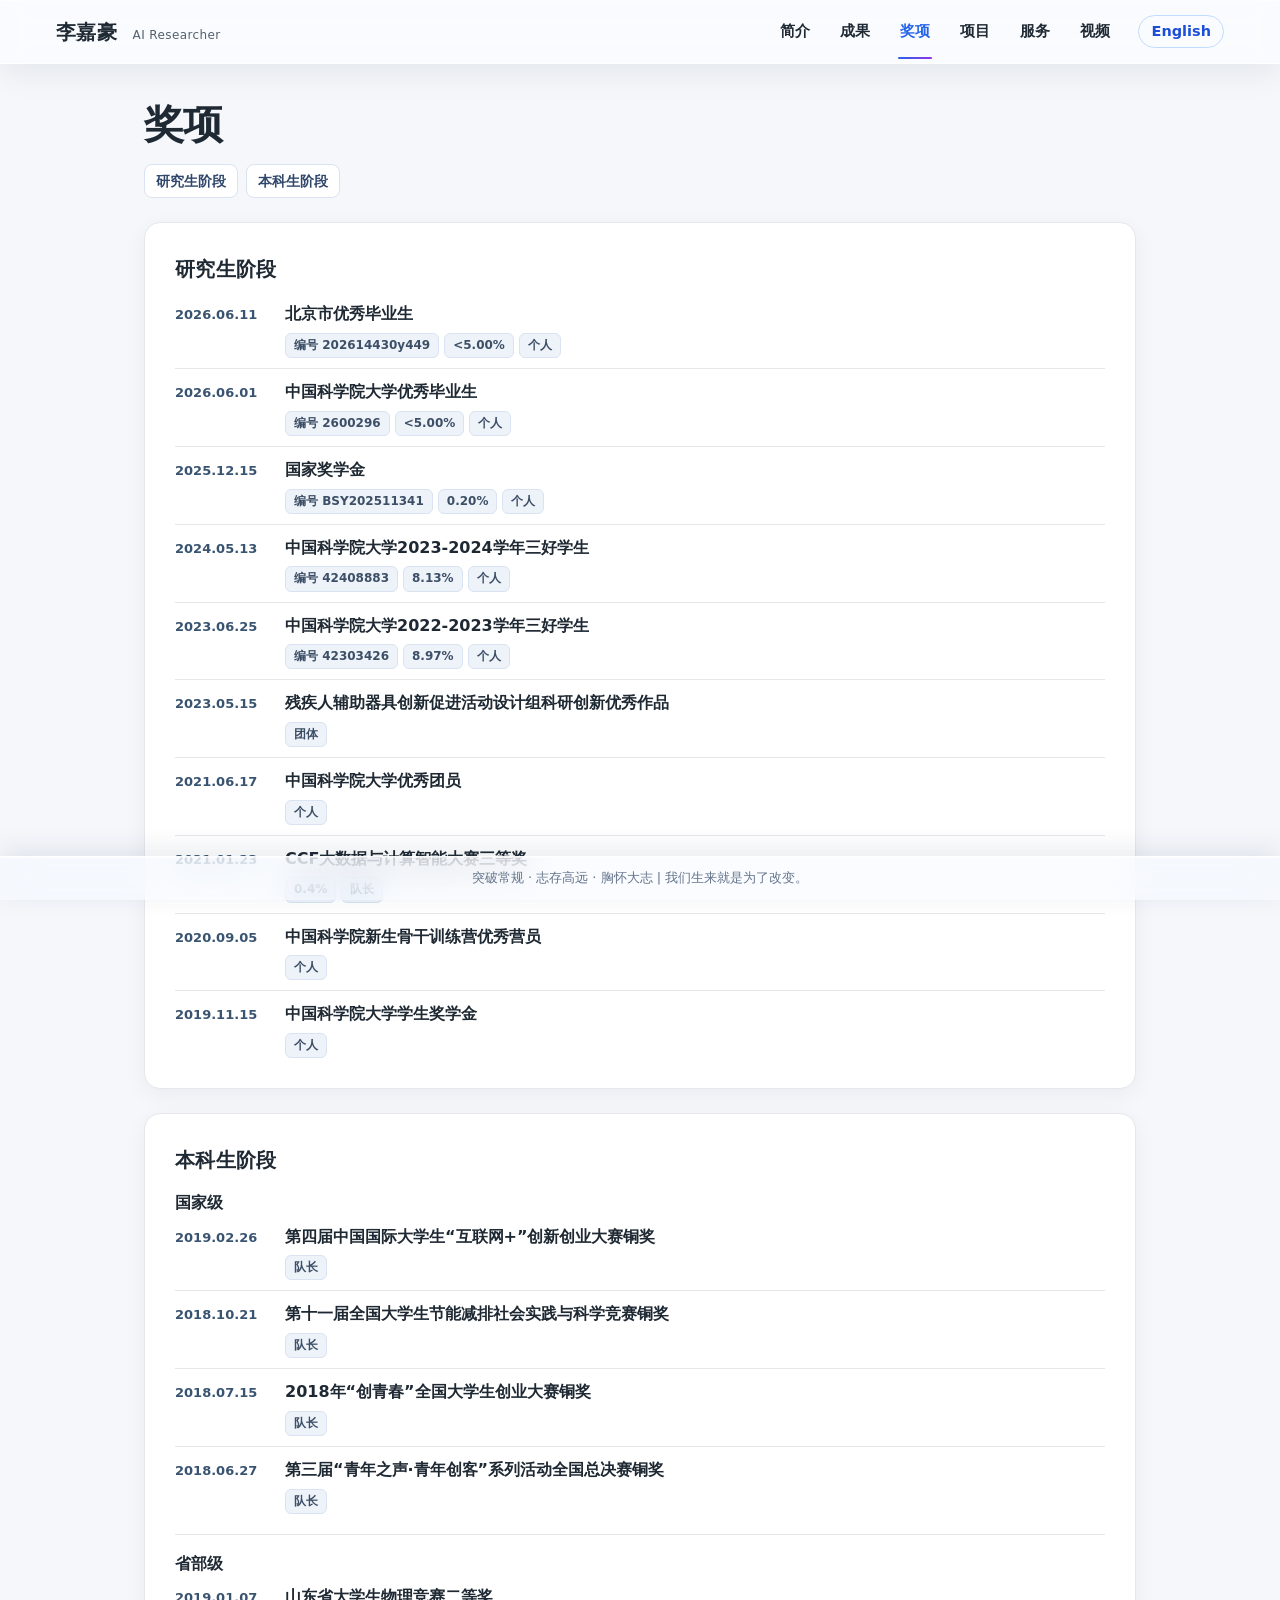
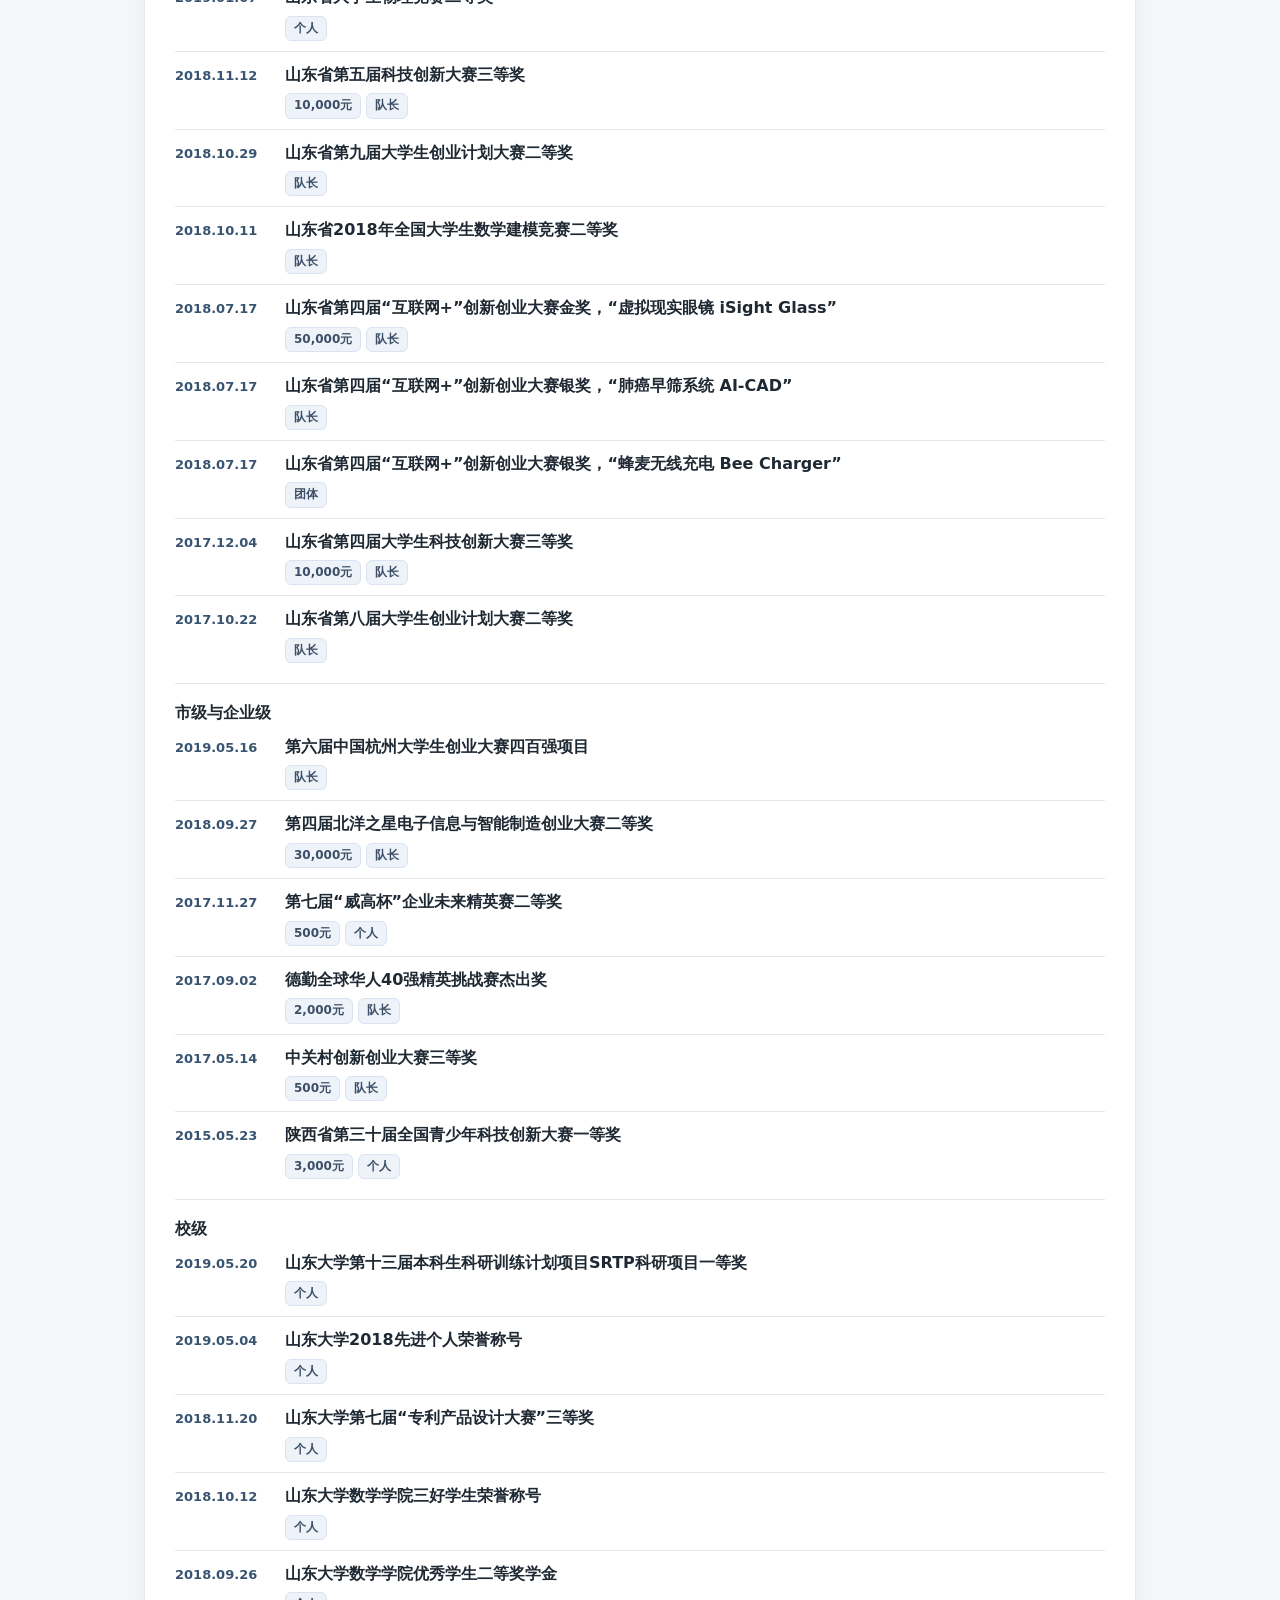
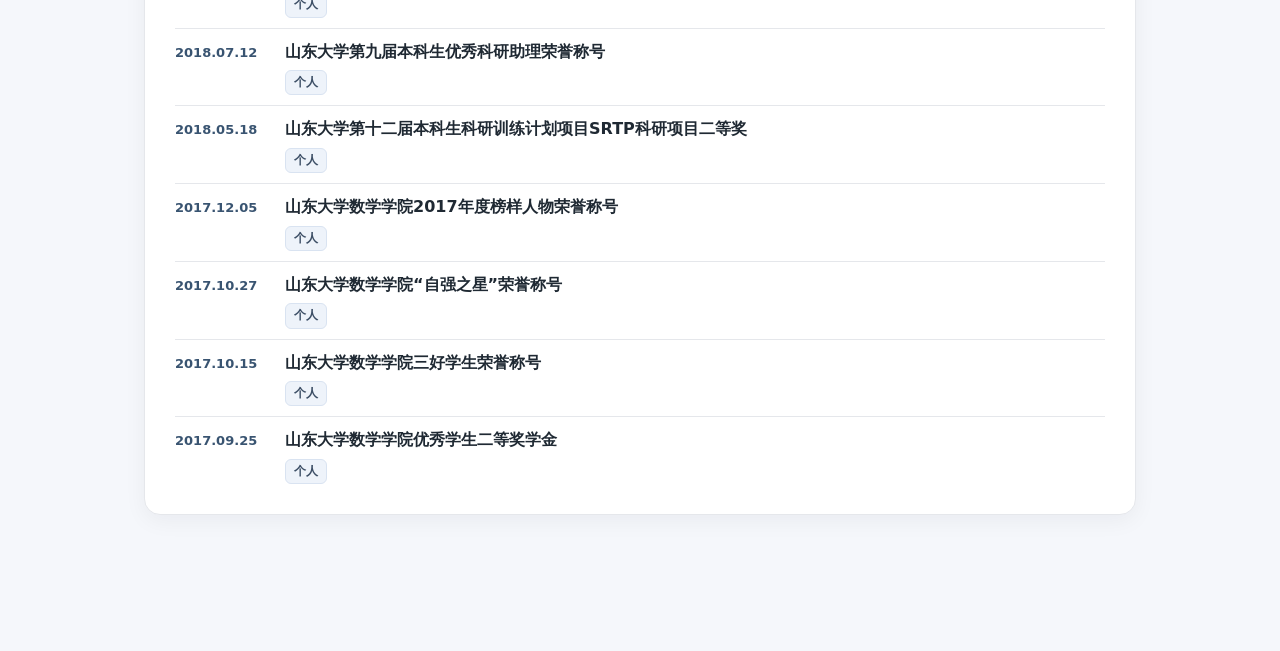
<file: pages/awards_CN.html>
<!doctype html>
<html lang="zh-CN">
<head>
<meta charset="utf-8">
<meta name="viewport" content="width=device-width, initial-scale=1">
<title>奖项 · 李嘉豪</title>
<link rel="stylesheet" href="../simpleStyle.css">
</head>
<body class="directory-body">

<div class="top-nav">
  <div class="nav-brand">
    李嘉豪 <span lang="en">AI Researcher</span>
  </div>
  <div class="nav-links">
    <a href="index_CN.html">简介</a>
    <a href="publications_CN.html">成果</a>
    <a class="active" aria-current="page" href="awards_CN.html">奖项</a>
    <a href="projects_CN.html">项目</a>
    <a href="services_CN.html">服务</a>
    <a href="videos_CN.html">视频</a>
    <a class="language-switch" href="awards.html" lang="en" hreflang="en" aria-label="Switch to English">English</a>
  </div>
</div>

<main class="content directory-page awards-page">
  <header class="directory-header">
    <h1>奖项</h1>
    <nav class="directory-jumps" aria-label="本页导航">
      <a href="#postgraduate">研究生阶段</a>
      <a href="#undergraduate">本科生阶段</a>
    </nav>
  </header>

  <section class="section directory-section" id="postgraduate" aria-labelledby="postgraduate-heading">
    <h2 id="postgraduate-heading">研究生阶段</h2>
    <ol class="awards-timeline">
      <li class="award-entry">
        <time datetime="2026-06-11">2026.06.11</time>
        <div class="award-entry-body">
          <span class="directory-item-title">北京市优秀毕业生</span>
          <div class="directory-tags"><span class="directory-tag">编号 202614430y449</span><span class="directory-tag">&lt;5.00%</span><span class="directory-tag">个人</span></div>
        </div>
      </li>
      <li class="award-entry">
        <time datetime="2026-06-01">2026.06.01</time>
        <div class="award-entry-body">
          <span class="directory-item-title">中国科学院大学优秀毕业生</span>
          <div class="directory-tags"><span class="directory-tag">编号 2600296</span><span class="directory-tag">&lt;5.00%</span><span class="directory-tag">个人</span></div>
        </div>
      </li>
      <li class="award-entry">
        <time datetime="2025-12-15">2025.12.15</time>
        <div class="award-entry-body">
          <span class="directory-item-title">国家奖学金</span>
          <div class="directory-tags"><span class="directory-tag">编号 BSY202511341</span><span class="directory-tag">0.20%</span><span class="directory-tag">个人</span></div>
        </div>
      </li>
      <li class="award-entry">
        <time datetime="2024-05-13">2024.05.13</time>
        <div class="award-entry-body">
          <span class="directory-item-title">中国科学院大学2023-2024学年三好学生</span>
          <div class="directory-tags"><span class="directory-tag">编号 42408883</span><span class="directory-tag">8.13%</span><span class="directory-tag">个人</span></div>
        </div>
      </li>
      <li class="award-entry">
        <time datetime="2023-06-25">2023.06.25</time>
        <div class="award-entry-body">
          <span class="directory-item-title">中国科学院大学2022-2023学年三好学生</span>
          <div class="directory-tags"><span class="directory-tag">编号 42303426</span><span class="directory-tag">8.97%</span><span class="directory-tag">个人</span></div>
        </div>
      </li>
      <li class="award-entry">
        <time datetime="2023-05-15">2023.05.15</time>
        <div class="award-entry-body">
          <span class="directory-item-title">残疾人辅助器具创新促进活动设计组科研创新优秀作品</span>
          <div class="directory-tags"><span class="directory-tag">团体</span></div>
        </div>
      </li>
      <li class="award-entry">
        <time datetime="2021-06-17">2021.06.17</time>
        <div class="award-entry-body">
          <span class="directory-item-title">中国科学院大学优秀团员</span>
          <div class="directory-tags"><span class="directory-tag">个人</span></div>
        </div>
      </li>
      <li class="award-entry">
        <time datetime="2021-01-23">2021.01.23</time>
        <div class="award-entry-body">
          <span class="directory-item-title">CCF大数据与计算智能大赛三等奖</span>
          <div class="directory-tags"><span class="directory-tag">0.4%</span><span class="directory-tag">队长</span></div>
        </div>
      </li>
      <li class="award-entry">
        <time datetime="2020-09-05">2020.09.05</time>
        <div class="award-entry-body">
          <span class="directory-item-title">中国科学院新生骨干训练营优秀营员</span>
          <div class="directory-tags"><span class="directory-tag">个人</span></div>
        </div>
      </li>
      <li class="award-entry">
        <time datetime="2019-11-15">2019.11.15</time>
        <div class="award-entry-body">
          <span class="directory-item-title">中国科学院大学学生奖学金</span>
          <div class="directory-tags"><span class="directory-tag">个人</span></div>
        </div>
      </li>
    </ol>
  </section>

  <section class="section directory-section" id="undergraduate" aria-labelledby="undergraduate-heading">
    <h2 id="undergraduate-heading">本科生阶段</h2>
    <div class="directory-group award-group">
      <h3>国家级</h3>
      <ol class="awards-timeline">
        <li class="award-entry">
          <time datetime="2019-02-26">2019.02.26</time>
          <div class="award-entry-body">
            <span class="directory-item-title">第四届中国国际大学生“互联网+”创新创业大赛铜奖</span>
            <div class="directory-tags"><span class="directory-tag">队长</span></div>
          </div>
        </li>
        <li class="award-entry">
          <time datetime="2018-10-21">2018.10.21</time>
          <div class="award-entry-body">
            <span class="directory-item-title">第十一届全国大学生节能减排社会实践与科学竞赛铜奖</span>
            <div class="directory-tags"><span class="directory-tag">队长</span></div>
          </div>
        </li>
        <li class="award-entry">
          <time datetime="2018-07-15">2018.07.15</time>
          <div class="award-entry-body">
            <span class="directory-item-title">2018年“创青春”全国大学生创业大赛铜奖</span>
            <div class="directory-tags"><span class="directory-tag">队长</span></div>
          </div>
        </li>
        <li class="award-entry">
          <time datetime="2018-06-27">2018.06.27</time>
          <div class="award-entry-body">
            <span class="directory-item-title">第三届“青年之声·青年创客”系列活动全国总决赛铜奖</span>
            <div class="directory-tags"><span class="directory-tag">队长</span></div>
          </div>
        </li>
      </ol>
    </div>
    <div class="directory-group award-group">
      <h3>省部级</h3>
      <ol class="awards-timeline">
        <li class="award-entry">
          <time datetime="2019-01-07">2019.01.07</time>
          <div class="award-entry-body">
            <span class="directory-item-title">山东省大学生物理竞赛二等奖</span>
            <div class="directory-tags"><span class="directory-tag">个人</span></div>
          </div>
        </li>
        <li class="award-entry">
          <time datetime="2018-11-12">2018.11.12</time>
          <div class="award-entry-body">
            <span class="directory-item-title">山东省第五届科技创新大赛三等奖</span>
            <div class="directory-tags"><span class="directory-tag">10,000元</span><span class="directory-tag">队长</span></div>
          </div>
        </li>
        <li class="award-entry">
          <time datetime="2018-10-29">2018.10.29</time>
          <div class="award-entry-body">
            <span class="directory-item-title">山东省第九届大学生创业计划大赛二等奖</span>
            <div class="directory-tags"><span class="directory-tag">队长</span></div>
          </div>
        </li>
        <li class="award-entry">
          <time datetime="2018-10-11">2018.10.11</time>
          <div class="award-entry-body">
            <span class="directory-item-title">山东省2018年全国大学生数学建模竞赛二等奖</span>
            <div class="directory-tags"><span class="directory-tag">队长</span></div>
          </div>
        </li>
        <li class="award-entry">
          <time datetime="2018-07-17">2018.07.17</time>
          <div class="award-entry-body">
            <span class="directory-item-title">山东省第四届“互联网+”创新创业大赛金奖，“虚拟现实眼镜 iSight Glass”</span>
            <div class="directory-tags"><span class="directory-tag">50,000元</span><span class="directory-tag">队长</span></div>
          </div>
        </li>
        <li class="award-entry">
          <time datetime="2018-07-17">2018.07.17</time>
          <div class="award-entry-body">
            <span class="directory-item-title">山东省第四届“互联网+”创新创业大赛银奖，“肺癌早筛系统 AI-CAD”</span>
            <div class="directory-tags"><span class="directory-tag">队长</span></div>
          </div>
        </li>
        <li class="award-entry">
          <time datetime="2018-07-17">2018.07.17</time>
          <div class="award-entry-body">
            <span class="directory-item-title">山东省第四届“互联网+”创新创业大赛银奖，“蜂麦无线充电 Bee Charger”</span>
            <div class="directory-tags"><span class="directory-tag">团体</span></div>
          </div>
        </li>
        <li class="award-entry">
          <time datetime="2017-12-04">2017.12.04</time>
          <div class="award-entry-body">
            <span class="directory-item-title">山东省第四届大学生科技创新大赛三等奖</span>
            <div class="directory-tags"><span class="directory-tag">10,000元</span><span class="directory-tag">队长</span></div>
          </div>
        </li>
        <li class="award-entry">
          <time datetime="2017-10-22">2017.10.22</time>
          <div class="award-entry-body">
            <span class="directory-item-title">山东省第八届大学生创业计划大赛二等奖</span>
            <div class="directory-tags"><span class="directory-tag">队长</span></div>
          </div>
        </li>
      </ol>
    </div>
    <div class="directory-group award-group">
      <h3>市级与企业级</h3>
      <ol class="awards-timeline">
        <li class="award-entry">
          <time datetime="2019-05-16">2019.05.16</time>
          <div class="award-entry-body">
            <span class="directory-item-title">第六届中国杭州大学生创业大赛四百强项目</span>
            <div class="directory-tags"><span class="directory-tag">队长</span></div>
          </div>
        </li>
        <li class="award-entry">
          <time datetime="2018-09-27">2018.09.27</time>
          <div class="award-entry-body">
            <span class="directory-item-title">第四届北洋之星电子信息与智能制造创业大赛二等奖</span>
            <div class="directory-tags"><span class="directory-tag">30,000元</span><span class="directory-tag">队长</span></div>
          </div>
        </li>
        <li class="award-entry">
          <time datetime="2017-11-27">2017.11.27</time>
          <div class="award-entry-body">
            <span class="directory-item-title">第七届“威高杯”企业未来精英赛二等奖</span>
            <div class="directory-tags"><span class="directory-tag">500元</span><span class="directory-tag">个人</span></div>
          </div>
        </li>
        <li class="award-entry">
          <time datetime="2017-09-02">2017.09.02</time>
          <div class="award-entry-body">
            <span class="directory-item-title">德勤全球华人40强精英挑战赛杰出奖</span>
            <div class="directory-tags"><span class="directory-tag">2,000元</span><span class="directory-tag">队长</span></div>
          </div>
        </li>
        <li class="award-entry">
          <time datetime="2017-05-14">2017.05.14</time>
          <div class="award-entry-body">
            <span class="directory-item-title">中关村创新创业大赛三等奖</span>
            <div class="directory-tags"><span class="directory-tag">500元</span><span class="directory-tag">队长</span></div>
          </div>
        </li>
        <li class="award-entry">
          <time datetime="2015-05-23">2015.05.23</time>
          <div class="award-entry-body">
            <span class="directory-item-title">陕西省第三十届全国青少年科技创新大赛一等奖</span>
            <div class="directory-tags"><span class="directory-tag">3,000元</span><span class="directory-tag">个人</span></div>
          </div>
        </li>
      </ol>
    </div>
    <div class="directory-group award-group">
      <h3>校级</h3>
      <ol class="awards-timeline">
        <li class="award-entry">
          <time datetime="2019-05-20">2019.05.20</time>
          <div class="award-entry-body">
            <span class="directory-item-title">山东大学第十三届本科生科研训练计划项目SRTP科研项目一等奖</span>
            <div class="directory-tags"><span class="directory-tag">个人</span></div>
          </div>
        </li>
        <li class="award-entry">
          <time datetime="2019-05-04">2019.05.04</time>
          <div class="award-entry-body">
            <span class="directory-item-title">山东大学2018先进个人荣誉称号</span>
            <div class="directory-tags"><span class="directory-tag">个人</span></div>
          </div>
        </li>
        <li class="award-entry">
          <time datetime="2018-11-20">2018.11.20</time>
          <div class="award-entry-body">
            <span class="directory-item-title">山东大学第七届“专利产品设计大赛”三等奖</span>
            <div class="directory-tags"><span class="directory-tag">个人</span></div>
          </div>
        </li>
        <li class="award-entry">
          <time datetime="2018-10-12">2018.10.12</time>
          <div class="award-entry-body">
            <span class="directory-item-title">山东大学数学学院三好学生荣誉称号</span>
            <div class="directory-tags"><span class="directory-tag">个人</span></div>
          </div>
        </li>
        <li class="award-entry">
          <time datetime="2018-09-26">2018.09.26</time>
          <div class="award-entry-body">
            <span class="directory-item-title">山东大学数学学院优秀学生二等奖学金</span>
            <div class="directory-tags"><span class="directory-tag">个人</span></div>
          </div>
        </li>
        <li class="award-entry">
          <time datetime="2018-07-12">2018.07.12</time>
          <div class="award-entry-body">
            <span class="directory-item-title">山东大学第九届本科生优秀科研助理荣誉称号</span>
            <div class="directory-tags"><span class="directory-tag">个人</span></div>
          </div>
        </li>
        <li class="award-entry">
          <time datetime="2018-05-18">2018.05.18</time>
          <div class="award-entry-body">
            <span class="directory-item-title">山东大学第十二届本科生科研训练计划项目SRTP科研项目二等奖</span>
            <div class="directory-tags"><span class="directory-tag">个人</span></div>
          </div>
        </li>
        <li class="award-entry">
          <time datetime="2017-12-05">2017.12.05</time>
          <div class="award-entry-body">
            <span class="directory-item-title">山东大学数学学院2017年度榜样人物荣誉称号</span>
            <div class="directory-tags"><span class="directory-tag">个人</span></div>
          </div>
        </li>
        <li class="award-entry">
          <time datetime="2017-10-27">2017.10.27</time>
          <div class="award-entry-body">
            <span class="directory-item-title">山东大学数学学院“自强之星”荣誉称号</span>
            <div class="directory-tags"><span class="directory-tag">个人</span></div>
          </div>
        </li>
        <li class="award-entry">
          <time datetime="2017-10-15">2017.10.15</time>
          <div class="award-entry-body">
            <span class="directory-item-title">山东大学数学学院三好学生荣誉称号</span>
            <div class="directory-tags"><span class="directory-tag">个人</span></div>
          </div>
        </li>
        <li class="award-entry">
          <time datetime="2017-09-25">2017.09.25</time>
          <div class="award-entry-body">
            <span class="directory-item-title">山东大学数学学院优秀学生二等奖学金</span>
            <div class="directory-tags"><span class="directory-tag">个人</span></div>
          </div>
        </li>
      </ol>
    </div>
  </section>
</main>

<div id="gg">
      <div ><a  target="_blank">突破常规 · 志存高远 · 胸怀大志 | 我们生来就是为了改变。</a> </div>
</div>

</body>
</html>
</file>
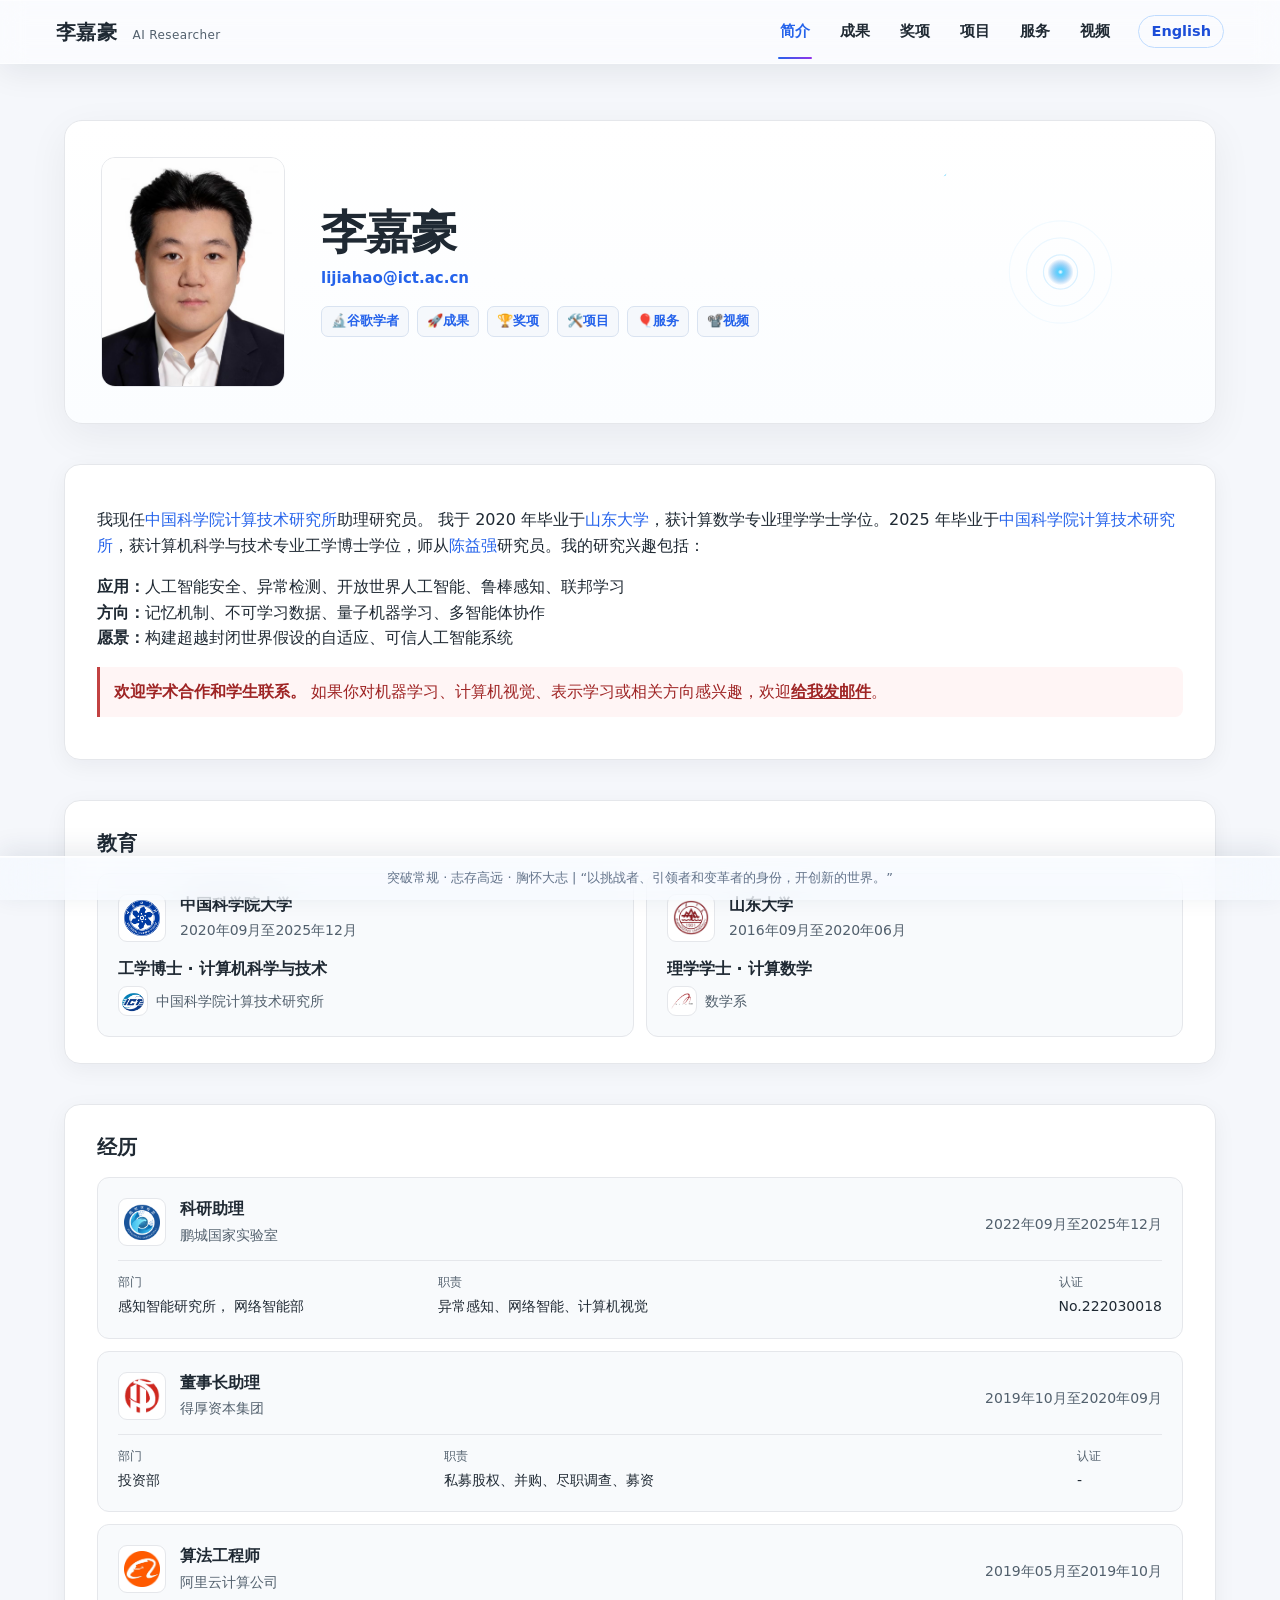
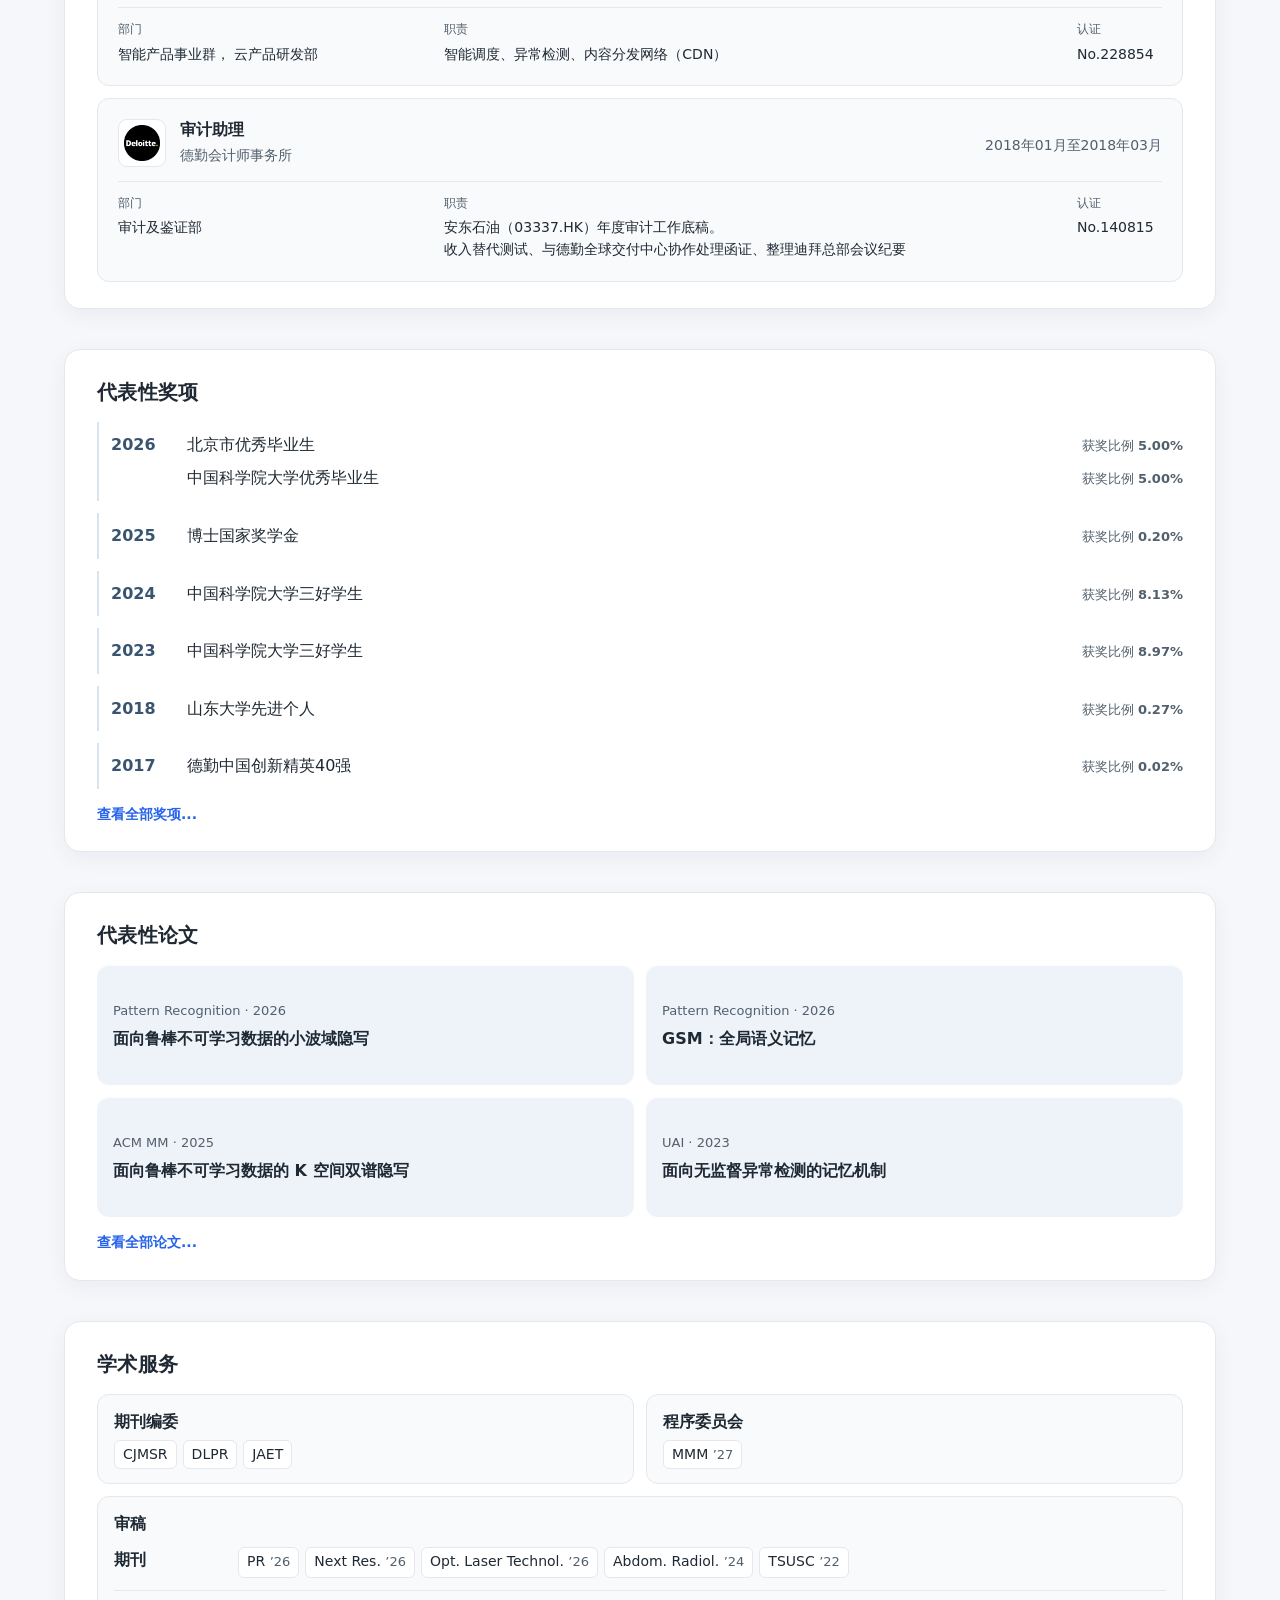
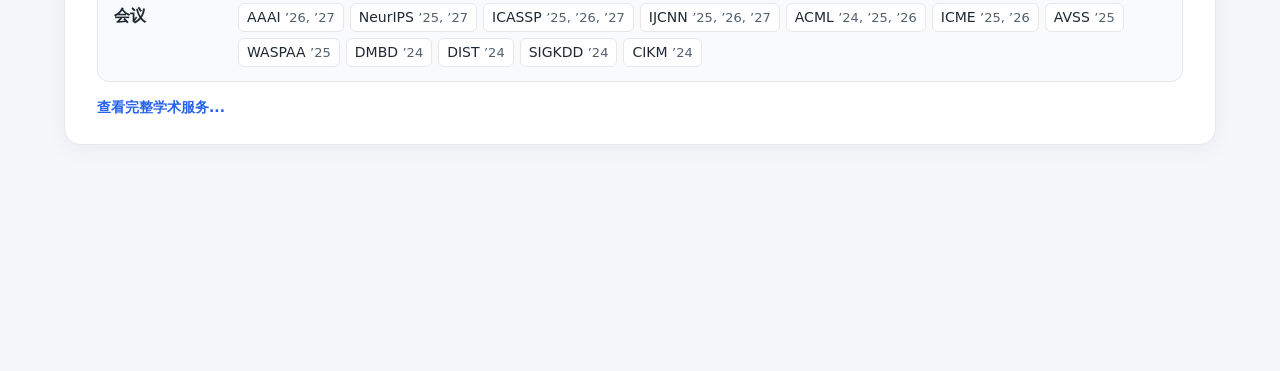
<file: pages/index_CN.html>
<html lang="zh-CN">
<head>
<meta charset="utf-8">
<meta name="viewport" content="width=device-width, initial-scale=1">
<title>李嘉豪(Jiahao Li)</title>
<link rel="stylesheet" href="../simpleStyle.css">
</head>
<body>

<div class="top-nav">
  <div class="nav-brand">
    李嘉豪 <span lang="en">AI Researcher</span>
  </div>
  <div class="nav-links">
    <a class="active" href="index_CN.html">简介</a>
    <a href="publications_CN.html">成果</a>
    <a href="awards_CN.html">奖项</a>
    <a href="projects_CN.html">项目</a>
    <a href="services_CN.html">服务</a>
    <a href="videos_CN.html">视频</a>
    <a class="language-switch" href="../index.html" lang="en" hreflang="en" aria-label="Switch to English">English</a>
  </div>
</div>


  <div class="content about-page">
    <div class="hero">
      <img class="hero-portrait" src="../pictures/myself.png" width="160" height="200" alt="李嘉豪的照片">
	  <div class="hero-profile">
	      <h1>李嘉豪</h1>
	      <h2><a href="mailto:lijiahao@ict.ac.cn">lijiahao@ict.ac.cn</a></h2>

			<div class="quick-links">
				<a href="https://scholar.google.com/citations?hl=en&user=aNFn6jkAAAAJ">🔬谷歌学者</a>
				<a href="publications_CN.html">🚀成果</a>
				<a href="awards_CN.html">🏆奖项</a>
				<a href="projects_CN.html">🛠️项目</a>
				<a href="services_CN.html">🎈服务</a>
				<a href="videos_CN.html">📽️视频</a>
		    </div>
	 </div>

        <div class="map-box" aria-hidden="true">
        <canvas id="techCanvas"></canvas>
        <script>
            const canvas = document.getElementById('techCanvas');
            const ctx = canvas.getContext("2d");
            const parentBox = canvas.parentElement;

            // ========== 可配置参数区 ==========
            const particleCount = 85;
            const linkDistance = 65;
            const mouseRadius = 90;
            const corePulseSpeed = 0.004;
            let mouse = { x: null, y: null, radius: mouseRadius, isDown: false };

            // 容器适配
            function resizeCanvas() {
                canvas.width = parentBox.clientWidth;
                canvas.height = parentBox.clientHeight;
            }
            resizeCanvas();
            window.addEventListener("resize", resizeCanvas);

            // 鼠标交互
            canvas.addEventListener('mousemove', (e) => {
                const rect = canvas.getBoundingClientRect();
                mouse.x = e.clientX - rect.left;
                mouse.y = e.clientY - rect.top;
            });
            canvas.addEventListener('mouseleave', () => {
                mouse.x = null;
                mouse.y = null;
            });
            canvas.addEventListener("mousedown", () => mouse.isDown = true);
            canvas.addEventListener("mouseup", () => mouse.isDown = false);
            canvas.addEventListener("click", (e) => {
                const rect = canvas.getBoundingClientRect();
                const cx = e.clientX - rect.left;
                const cy = e.clientY - rect.top;
                for (let i = 0; i < 12; i++) {
                    burstParticles.push(new BurstParticle(cx, cy));
                }
            });

            // 中心主体核心
            let mainCore = {
                x: 0,
                y: 0,
                baseSize: 12,
                scale: 1,
                time: 0
            };

            // 普通粒子
            class Particle {
                constructor() {
                    this.x = Math.random() * canvas.width;
                    this.y = Math.random() * canvas.height;
                    this.size = Math.random() * 2.2 + 0.8;
                    this.speedX = (Math.random() - 0.5) * 0.7;
                    this.speedY = (Math.random() - 0.5) * 0.7;
                    this.alpha = Math.random();
                }
                update() {
                    // 鼠标：按下吸引、松开排斥
                    if (mouse.x && mouse.y) {
                        const dx = mouse.x - this.x;
                        const dy = mouse.y - this.y;
                        const dist = Math.sqrt(dx * dx + dy * dy);
                        if (dist < mouse.radius) {
                            const force = (mouse.radius - dist) / mouse.radius;
                            if (mouse.isDown) {
                                this.x += dx * force * 0.06;
                                this.y += dy * force * 0.06;
                            } else {
                                this.x -= dx * force * 0.05;
                                this.y -= dy * force * 0.05;
                            }
                        }
                    }

                    // 向中心核心轻微吸附
                    const cDx = mainCore.x - this.x;
                    const cDy = mainCore.y - this.y;
                    const cDist = Math.hypot(cDx, cDy);
                    if (cDist > 25) {
                        this.x += cDx * 0.0018;
                        this.y += cDy * 0.0018;
                    }

                    this.x += this.speedX;
                    this.y += this.speedY;

                    // 边界回弹
                    if (this.x < 0) { this.x = 0; this.speedX *= -1; }
                    if (this.x > canvas.width) { this.x = canvas.width; this.speedX *= -1; }
                    if (this.y < 0) { this.y = 0; this.speedY *= -1; }
                    if (this.y > canvas.height) { this.y = canvas.height; this.speedY *= -1; }
                }
                draw() {
                    ctx.beginPath();
                    ctx.arc(this.x, this.y, this.size, 0, Math.PI * 2);
                    ctx.fillStyle = `rgba(60, 200, 255, ${0.6 + this.alpha * 0.35})`;
                    ctx.fill();
                }
            }

            // 点击冲击波粒子
            let burstParticles = [];
            class BurstParticle {
                constructor(x, y) {
                    this.x = x;
                    this.y = y;
                    const angle = Math.random() * Math.PI * 2;
                    const spd = Math.random() * 2 + 1;
                    this.vx = Math.cos(angle) * spd;
                    this.vy = Math.sin(angle) * spd;
                    this.life = 250;
                    this.size = Math.random() * 2 + 1;
                }
                update() {
                    this.x += this.vx;
                    this.y += this.vy;
                    this.life--;
                }
                draw() {
                    ctx.beginPath();
                    ctx.arc(this.x, this.y, this.size, 0, Math.PI * 2);
                    ctx.fillStyle = `rgba(100, 220, 255, ${this.life / 250})`;
                    ctx.fill();
                }
            }

            let particlesArr = [];
            function initParticles() {
                particlesArr = [];
                for (let i = 0; i < particleCount; i++) {
                    particlesArr.push(new Particle());
                }
            }

            // 绘制连接线
            function drawLink() {
                for (let a = 0; a < particlesArr.length; a++) {
                    for (let b = a + 1; b < particlesArr.length; b++) {
                        const dx = particlesArr[a].x - particlesArr[b].x;
                        const dy = particlesArr[a].y - particlesArr[b].y;
                        const dist = Math.sqrt(dx * dx + dy * dy);
                        if (dist < linkDistance) {
                            ctx.beginPath();
                            const opacity = 1 - dist / linkDistance;
                            ctx.strokeStyle = `rgba(85, 195, 255, ${opacity * 0.7})`;
                            ctx.lineWidth = opacity * 0.6;
                            ctx.moveTo(particlesArr[a].x, particlesArr[a].y);
                            ctx.lineTo(particlesArr[b].x, particlesArr[b].y);
                            ctx.stroke();
                        }
                    }
                }
            }

            // 绘制中心脉冲主体
            function drawCore() {
                mainCore.x = canvas.width / 2;
                mainCore.y = canvas.height / 2;
                mainCore.time += corePulseSpeed;
                mainCore.scale = 1 + Math.sin(mainCore.time) * 0.35;
                const r = mainCore.baseSize * mainCore.scale;

                // 外层发光环
                for (let i = 3; i >= 1; i--) {
                    ctx.beginPath();
                    ctx.arc(mainCore.x, mainCore.y, r * i * 1.3, 0, Math.PI * 2);
                    ctx.strokeStyle = `rgba(40, 170, 255, ${0.18 / i})`;
                    ctx.lineWidth = 1.2;
                    ctx.stroke();
                }

                // 内核光球
                const grad = ctx.createRadialGradient(mainCore.x, mainCore.y, 0, mainCore.x, mainCore.y, r);
                grad.addColorStop(0, "#ffffff");
                grad.addColorStop(0.2, "#44ccff");
                grad.addColorStop(1, "rgba(20, 120, 220, 0)");
                ctx.beginPath();
                ctx.arc(mainCore.x, mainCore.y, r, 0, Math.PI * 2);
                ctx.fillStyle = grad;
                ctx.fill();
            }

            // 动画循环：透明拖影，不遮挡背景
            function animate() {
                ctx.clearRect(0, 0, canvas.width, canvas.height);

                // 更新+绘制冲击波粒子
                for (let i = burstParticles.length - 1; i >= 0; i--) {
                    burstParticles[i].update();
                    burstParticles[i].draw();
                    if (burstParticles[i].life <= 0) burstParticles.splice(i, 1);
                }

                particlesArr.forEach(p => {
                    p.update();
                    p.draw();
                });

                drawLink();
                drawCore();
                requestAnimationFrame(animate);
            }

            initParticles();
            animate();
        </script>
        </div>

    </div>

    <div class="section">
		<p>
			我现任<a href="https://ict.cas.cn/">中国科学院计算技术研究所</a>助理研究员。
			我于 2020 年毕业于<a href="https://www.sdu.edu.cn/">山东大学</a>，获计算数学专业理学学士学位。2025 年毕业于<a href="https://ict.cas.cn/">中国科学院计算技术研究所</a>，获计算机科学与技术专业工学博士学位，师从<a href="https://www.ict.cas.cn/sourcedb/cn/jssrck/200909/t20090917_2496596.html">陈益强</a>研究员。我的研究兴趣包括：
		</p>
		<p>
			<b>应用：</b>人工智能安全、异常检测、开放世界人工智能、鲁棒感知、联邦学习<br>
			<b>方向：</b>记忆机制、不可学习数据、量子机器学习、多智能体协作<br>
			<b>愿景：</b>构建超越封闭世界假设的自适应、可信人工智能系统
		</p>
		<p class="collaboration-note"><strong>欢迎学术合作和学生联系。</strong> 如果你对机器学习、计算机视觉、表示学习或相关方向感兴趣，欢迎<a href="mailto:lijiahao@ict.ac.cn">给我发邮件</a>。</p>

    </div>

    <section class="section about-card" aria-labelledby="education-heading">
      <h2 id="education-heading">教育</h2>
      <ul class="profile-list education-list">
        <li class="profile-record">
          <div class="profile-record-heading">
            <img class="profile-logo" src="../pictures/UCAS.png" width="48" height="48" alt="" loading="lazy">
            <div>
              <h3>中国科学院大学</h3>
              <p class="profile-date">2020年09月至2025年12月</p>
            </div>
          </div>
          <p class="profile-degree">工学博士 · 计算机科学与技术</p>
          <p class="profile-department"><img class="profile-logo department-logo" src="../pictures/ICT.png" width="48" height="48" alt="" loading="lazy"> <span>中国科学院计算技术研究所</span></p>
        </li>
        <li class="profile-record">
          <div class="profile-record-heading">
            <img class="profile-logo" src="../pictures/SDU.png" width="48" height="48" alt="" loading="lazy">
            <div>
              <h3>山东大学</h3>
              <p class="profile-date">2016年09月至2020年06月</p>
            </div>
          </div>
          <p class="profile-degree">理学学士 · 计算数学</p>
          <p class="profile-department"><img class="profile-logo department-logo" src="../pictures/MATH.png" width="48" height="48" alt="" loading="lazy"> <span>数学系</span></p>
        </li>
      </ul>
    </section>

    <section class="section about-card" aria-labelledby="experience-heading">
      <h2 id="experience-heading">经历</h2>
      <ol class="profile-list experience-list">
        <li class="profile-record">
          <div class="profile-record-heading">
            <img class="profile-logo" src="../pictures/PCL.png" width="48" height="48" alt="" loading="lazy">
            <div>
              <h3>科研助理</h3>
              <p class="profile-organization">鹏城国家实验室</p>
            </div>
            <p class="profile-date">2022年09月至2025年12月</p>
          </div>
          <dl class="experience-details">
            <div><dt>部门</dt><dd>感知智能研究所， 网络智能部</dd></div>
            <div><dt>职责</dt><dd>异常感知、网络智能、计算机视觉</dd></div>
            <div><dt>认证</dt><dd>No.222030018</dd></div>
          </dl>
        </li>
        <li class="profile-record">
          <div class="profile-record-heading">
            <img class="profile-logo" src="../pictures/DEHOU.png" width="48" height="48" alt="" loading="lazy">
            <div>
              <h3>董事长助理</h3>
              <p class="profile-organization">得厚资本集团</p>
            </div>
            <p class="profile-date">2019年10月至2020年09月</p>
          </div>
          <dl class="experience-details">
            <div><dt>部门</dt><dd>投资部</dd></div>
            <div><dt>职责</dt><dd>私募股权、并购、尽职调查、募资</dd></div>
            <div><dt>认证</dt><dd>-</dd></div>
          </dl>
        </li>
        <li class="profile-record">
          <div class="profile-record-heading">
            <img class="profile-logo" src="../pictures/ALI.png" width="48" height="48" alt="" loading="lazy">
            <div>
              <h3>算法工程师</h3>
              <p class="profile-organization">阿里云计算公司</p>
            </div>
            <p class="profile-date">2019年05月至2019年10月</p>
          </div>
          <dl class="experience-details">
            <div><dt>部门</dt><dd>智能产品事业群， 云产品研发部</dd></div>
            <div><dt>职责</dt><dd>智能调度、异常检测、内容分发网络（CDN）</dd></div>
            <div><dt>认证</dt><dd>No.228854</dd></div>
          </dl>
        </li>
        <li class="profile-record">
          <div class="profile-record-heading">
            <img class="profile-logo" src="../pictures/DTT.png" width="48" height="48" alt="" loading="lazy">
            <div>
              <h3>审计助理</h3>
              <p class="profile-organization">德勤会计师事务所</p>
            </div>
            <p class="profile-date">2018年01月至2018年03月</p>
          </div>
          <dl class="experience-details">
            <div><dt>部门</dt><dd>审计及鉴证部</dd></div>
            <div><dt>职责</dt><dd>安东石油（03337.HK）年度审计工作底稿。<br>收入替代测试、与德勤全球交付中心协作处理函证、整理迪拜总部会议纪要</dd></div>
            <div><dt>认证</dt><dd>No.140815</dd></div>
          </dl>
        </li>
      </ol>
    </section>

    <section class="section about-card" aria-labelledby="selected-awards-heading">
      <h2 id="selected-awards-heading">代表性奖项</h2>
      <ol class="award-timeline">
        <li class="award-year">
          <time datetime="2026">2026</time>
          <ul>
            <li><span>北京市优秀毕业生</span><span class="award-rate">获奖比例 <strong>5.00%</strong></span></li>
            <li><span>中国科学院大学优秀毕业生</span><span class="award-rate">获奖比例 <strong>5.00%</strong></span></li>
          </ul>
        </li>
        <li class="award-year">
          <time datetime="2025">2025</time>
          <ul>
            <li><span>博士国家奖学金</span><span class="award-rate">获奖比例 <strong>0.20%</strong></span></li>
          </ul>
        </li>
        <li class="award-year">
          <time datetime="2024">2024</time>
          <ul>
            <li><span>中国科学院大学三好学生</span><span class="award-rate">获奖比例 <strong>8.13%</strong></span></li>
          </ul>
        </li>
        <li class="award-year">
          <time datetime="2023">2023</time>
          <ul>
            <li><span>中国科学院大学三好学生</span><span class="award-rate">获奖比例 <strong>8.97%</strong></span></li>
          </ul>
        </li>
        <li class="award-year">
          <time datetime="2018">2018</time>
          <ul>
            <li><span>山东大学先进个人</span><span class="award-rate">获奖比例 <strong>0.27%</strong></span></li>
          </ul>
        </li>
        <li class="award-year">
          <time datetime="2017">2017</time>
          <ul>
            <li><span>德勤中国创新精英40强</span><span class="award-rate">获奖比例 <strong>0.02%</strong></span></li>
          </ul>
        </li>
      </ol>
      <p class="section-more"><a href="awards_CN.html">查看全部奖项...</a></p>
    </section>

    <section class="section about-card" aria-labelledby="selected-papers-heading">
      <h2 id="selected-papers-heading">代表性论文</h2>
      <ul class="selected-papers">
        <li>
          <a class="paper-tile" href="publications_CN.html#wavelet-domain-steganography" aria-labelledby="selected-paper-1">
            <span class="paper-tile-front">
              <span class="paper-tile-venue">Pattern Recognition · 2026</span>
              <span class="paper-tile-title" id="selected-paper-1">面向鲁棒不可学习数据的小波域隐写</span>
            </span>
            <span class="paper-tile-back" aria-hidden="true">
              <span class="paper-tile-back-copy">
                <span>用小波子带保护训练数据</span>
                <span class="paper-tile-venue">查看论文 →</span>
              </span>
              <img src="../pictures/papers/wavelet-domain-steganography.webp" width="144" height="88" alt="" loading="lazy" decoding="async">
            </span>
          </a>
        </li>
        <li>
          <a class="paper-tile" href="publications_CN.html#global-semantic-memory" aria-labelledby="selected-paper-2">
            <span class="paper-tile-front">
              <span class="paper-tile-venue">Pattern Recognition · 2026</span>
              <span class="paper-tile-title" id="selected-paper-2">GSM：全局语义记忆</span>
            </span>
            <span class="paper-tile-back" aria-hidden="true">
              <span class="paper-tile-back-copy">
                <span>用全局语义识别异常</span>
                <span class="paper-tile-venue">查看论文 →</span>
              </span>
              <img src="../pictures/papers/global-semantic-memory.webp" width="144" height="88" alt="" loading="lazy" decoding="async">
            </span>
          </a>
        </li>
        <li>
          <a class="paper-tile" href="publications_CN.html#k-space-bispectrum-steganography" aria-labelledby="selected-paper-3">
            <span class="paper-tile-front">
              <span class="paper-tile-venue">ACM MM · 2025</span>
              <span class="paper-tile-title" id="selected-paper-3">面向鲁棒不可学习数据的 K 空间双谱隐写</span>
            </span>
            <span class="paper-tile-back" aria-hidden="true">
              <span class="paper-tile-back-copy">
                <span>用傅里叶双谱隐写保护训练数据</span>
                <span class="paper-tile-venue">查看论文 →</span>
              </span>
              <img src="../pictures/papers/k-space-bispectrum-steganography.webp" width="144" height="88" alt="" loading="lazy" decoding="async">
            </span>
          </a>
        </li>
        <li>
          <a class="paper-tile" href="publications_CN.html#memory-mechanism" aria-labelledby="selected-paper-4">
            <span class="paper-tile-front">
              <span class="paper-tile-venue">UAI · 2023</span>
              <span class="paper-tile-title" id="selected-paper-4">面向无监督异常检测的记忆机制</span>
            </span>
            <span class="paper-tile-back" aria-hidden="true">
              <span class="paper-tile-back-copy">
                <span>通过记忆约束重建，识别异常</span>
                <span class="paper-tile-venue">查看论文 →</span>
              </span>
              <img src="../pictures/papers/memory-mechanism.webp" width="144" height="88" alt="" loading="lazy" decoding="async">
            </span>
          </a>
        </li>
      </ul>
      <p class="section-more"><a href="publications_CN.html">查看全部论文...</a></p>
    </section>

    <section class="section about-card" aria-labelledby="academic-service-heading">
      <h2 id="academic-service-heading">学术服务</h2>
      <div class="service-overview">
        <dl class="service-summary service-roles">
          <div class="service-summary-row">
            <dt>期刊编委</dt>
            <dd>
              <span class="service-venue">CJMSR</span>
            <span class="service-venue">DLPR</span>
            <span class="service-venue">JAET</span>
            </dd>
          </div>
          <div class="service-summary-row">
            <dt>程序委员会</dt>
            <dd>
              <span class="service-venue">MMM <span class="service-years"><time datetime="2027" aria-label="2027">’27</time></span></span>
            </dd>
          </div>
        </dl>
        <div class="service-reviews">
          <h3>审稿</h3>
          <dl class="service-summary">
          <div class="service-summary-row">
            <dt>期刊</dt>
            <dd>
              <span class="service-venue">PR <span class="service-years"><time datetime="2026" aria-label="2026">’26</time></span></span>
            <span class="service-venue">Next Res. <span class="service-years"><time datetime="2026" aria-label="2026">’26</time></span></span>
            <span class="service-venue">Opt. Laser Technol. <span class="service-years"><time datetime="2026" aria-label="2026">’26</time></span></span>
            <span class="service-venue">Abdom. Radiol. <span class="service-years"><time datetime="2024" aria-label="2024">’24</time></span></span>
            <span class="service-venue">TSUSC <span class="service-years"><time datetime="2022" aria-label="2022">’22</time></span></span>
            </dd>
          </div>
          <div class="service-summary-row">
            <dt>会议</dt>
            <dd>
              <span class="service-venue">AAAI <span class="service-years"><time datetime="2026" aria-label="2026">’26</time>, <time datetime="2027" aria-label="2027">’27</time></span></span>
            <span class="service-venue">NeurIPS <span class="service-years"><time datetime="2025" aria-label="2025">’25</time>, <time datetime="2027" aria-label="2027">’27</time></span></span>
            <span class="service-venue">ICASSP <span class="service-years"><time datetime="2025" aria-label="2025">’25</time>, <time datetime="2026" aria-label="2026">’26</time>, <time datetime="2027" aria-label="2027">’27</time></span></span>
            <span class="service-venue">IJCNN <span class="service-years"><time datetime="2025" aria-label="2025">’25</time>, <time datetime="2026" aria-label="2026">’26</time>, <time datetime="2027" aria-label="2027">’27</time></span></span>
            <span class="service-venue">ACML <span class="service-years"><time datetime="2024" aria-label="2024">’24</time>, <time datetime="2025" aria-label="2025">’25</time>, <time datetime="2026" aria-label="2026">’26</time></span></span>
            <span class="service-venue">ICME <span class="service-years"><time datetime="2025" aria-label="2025">’25</time>, <time datetime="2026" aria-label="2026">’26</time></span></span>
            <span class="service-venue">AVSS <span class="service-years"><time datetime="2025" aria-label="2025">’25</time></span></span>
            <span class="service-venue">WASPAA <span class="service-years"><time datetime="2025" aria-label="2025">’25</time></span></span>
            <span class="service-venue">DMBD <span class="service-years"><time datetime="2024" aria-label="2024">’24</time></span></span>
            <span class="service-venue">DIST <span class="service-years"><time datetime="2024" aria-label="2024">’24</time></span></span>
            <span class="service-venue">SIGKDD <span class="service-years"><time datetime="2024" aria-label="2024">’24</time></span></span>
            <span class="service-venue">CIKM <span class="service-years"><time datetime="2024" aria-label="2024">’24</time></span></span>
            </dd>
          </div>
          </dl>
        </div>
      </div>
      <p class="section-more"><a href="services_CN.html">查看完整学术服务...</a></p>
    </section>

    <div class="spacer"></div>
</div>

<div id="gg">
      <div ><a  target="_blank">突破常规 · 志存高远 · 胸怀大志 | “以挑战者、引领者和变革者的身份，开创新的世界。”</a> </div>
</div>


</body>
</html>
</file>
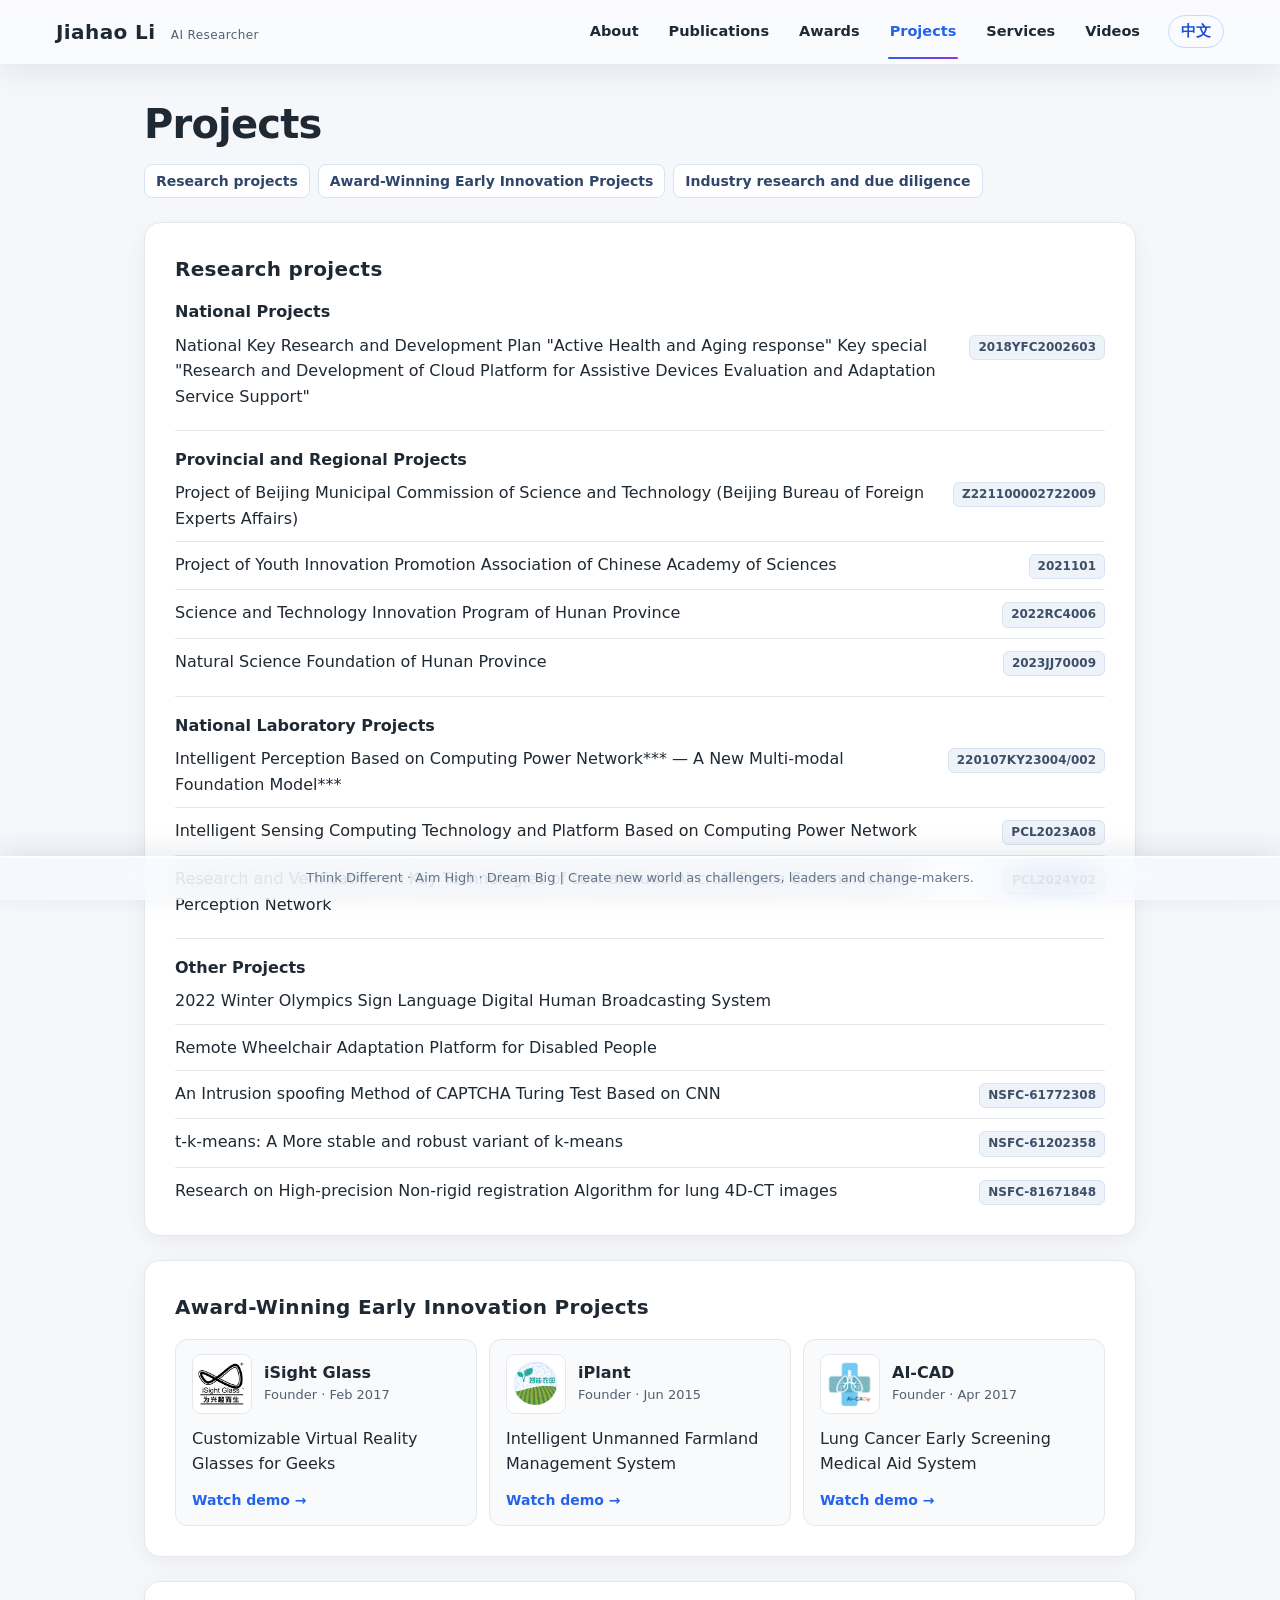
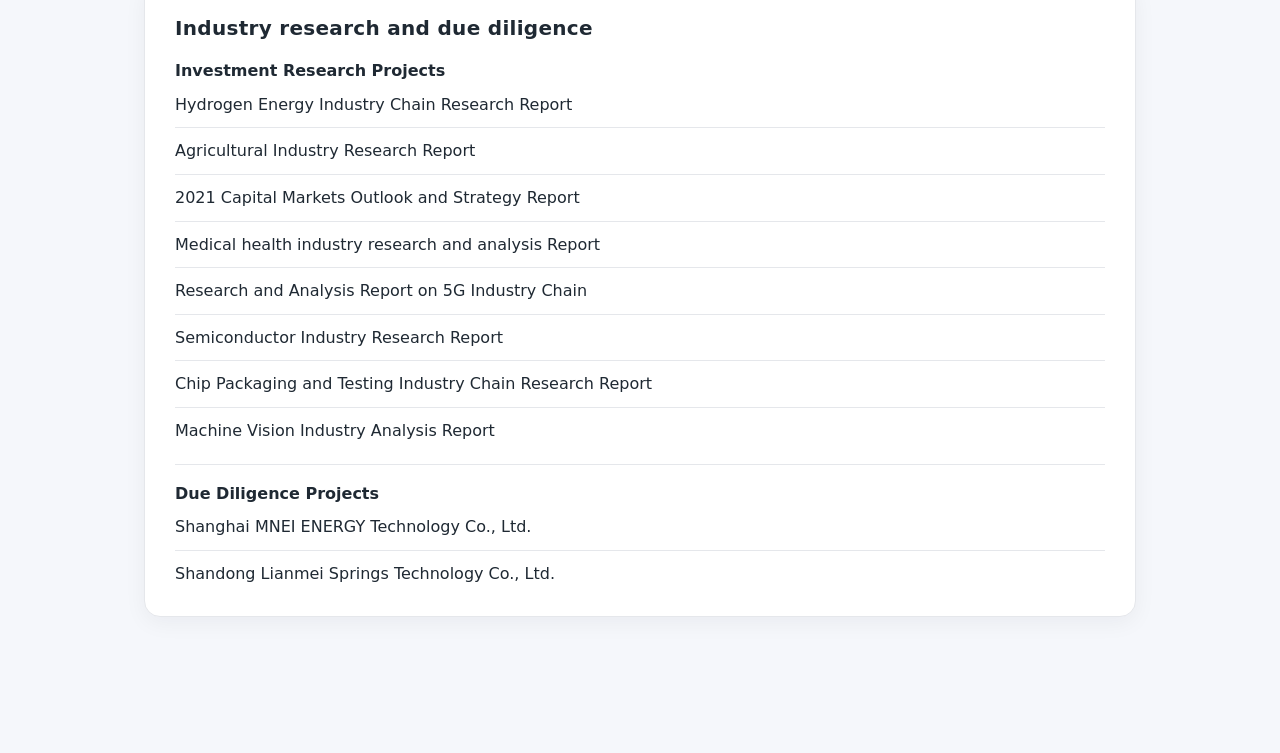
<file: pages/projects.html>
<!doctype html>
<html lang="en">
<head>
<meta charset="utf-8">
<meta name="viewport" content="width=device-width, initial-scale=1">
<title>Projects · Jiahao Li</title>
<link rel="stylesheet" href="../simpleStyle.css">
</head>
<body class="directory-body">

<div class="top-nav">
  <div class="nav-brand">
    Jiahao Li <span>AI Researcher</span>
  </div>
  <div class="nav-links">
    <a href="../index.html">About</a>
    <a href="publications.html">Publications</a>
    <a href="awards.html">Awards</a>
    <a class="active" aria-current="page" href="projects.html">Projects</a>
    <a href="services.html">Services</a>
    <a href="videos.html">Videos</a>
    <a class="language-switch" href="projects_CN.html" lang="zh-CN" hreflang="zh-CN" aria-label="切换至中文">中文</a>
  </div>
</div>

<main class="content directory-page projects-page">
  <header class="directory-header">
    <h1>Projects</h1>
    <nav class="directory-jumps" aria-label="On this page">
      <a href="#research">Research projects</a>
      <a href="#early-innovation">Award-Winning Early Innovation Projects</a>
      <a href="#industry">Industry research and due diligence</a>
    </nav>
  </header>

  <section class="section directory-section" id="research" aria-labelledby="research-heading">
    <h2 id="research-heading">Research projects</h2>
    <div class="directory-group project-group">
      <h3>National Projects</h3>
      <ul class="directory-list">
        <li><span>National Key Research and Development Plan "Active Health and Aging response" Key special "Research and Development of Cloud Platform for Assistive Devices Evaluation and Adaptation Service Support"</span> <span class="directory-tag project-code">2018YFC2002603</span></li>
      </ul>
    </div>
    <div class="directory-group project-group">
      <h3>Provincial and Regional Projects</h3>
      <ul class="directory-list">
        <li><span>Project of Beijing Municipal Commission of Science and Technology (Beijing Bureau of Foreign Experts Affairs)</span> <span class="directory-tag project-code">Z221100002722009</span></li>
        <li><span>Project of Youth Innovation Promotion Association of Chinese Academy of Sciences</span> <span class="directory-tag project-code">2021101</span></li>
        <li><span>Science and Technology Innovation Program of Hunan Province</span> <span class="directory-tag project-code">2022RC4006</span></li>
        <li><span>Natural Science Foundation of Hunan Province</span> <span class="directory-tag project-code">2023JJ70009</span></li>
      </ul>
    </div>
    <div class="directory-group project-group">
      <h3>National Laboratory Projects</h3>
      <ul class="directory-list">
        <li><span>Intelligent Perception Based on Computing Power Network*** — A New Multi-modal Foundation Model***</span> <span class="directory-tag project-code">220107KY23004/002</span></li>
        <li><span>Intelligent Sensing Computing Technology and Platform Based on Computing Power Network</span> <span class="directory-tag project-code">PCL2023A08</span></li>
        <li><span>Research and Verification on Key Technologies of Low-altitude Aircraft Route Communication Perception Network</span> <span class="directory-tag project-code">PCL2024Y02</span></li>
      </ul>
    </div>
    <div class="directory-group project-group">
      <h3>Other Projects</h3>
      <ul class="directory-list">
        <li><span>2022 Winter Olympics Sign Language Digital Human Broadcasting System</span></li>
        <li><span>Remote Wheelchair Adaptation Platform for Disabled People</span></li>
        <li><span>An Intrusion spoofing Method of CAPTCHA Turing Test Based on CNN</span> <span class="directory-tag project-code">NSFC-61772308</span></li>
        <li><span>t-k-means: A More stable and robust variant of k-means</span> <span class="directory-tag project-code">NSFC-61202358</span></li>
        <li><span>Research on High-precision Non-rigid registration Algorithm for lung 4D-CT images</span> <span class="directory-tag project-code">NSFC-81671848</span></li>
      </ul>
    </div>
  </section>

  <section class="section directory-section" id="early-innovation" aria-labelledby="early-innovation-heading">
    <h2 id="early-innovation-heading">Award-Winning Early Innovation Projects</h2>
    <div class="project-grid">
      <article class="project-card">
        <div class="project-card-head">
          <img src="../pictures/iSight.png" width="60" height="60" loading="lazy" alt="">
          <div>
            <h3>iSight Glass</h3>
            <p>Founder · Feb 2017</p>
          </div>
        </div>
        <p>Customizable Virtual Reality Glasses for Geeks</p>
        <a class="project-demo" href="videos.html#isight-glass-demo" aria-label="Watch iSight Glass demo">Watch demo →</a>
      </article>
      <article class="project-card">
        <div class="project-card-head">
          <img src="../pictures/iPlant.png" width="60" height="60" loading="lazy" alt="">
          <div>
            <h3>iPlant</h3>
            <p>Founder · Jun 2015</p>
          </div>
        </div>
        <p>Intelligent Unmanned Farmland Management System</p>
        <a class="project-demo" href="videos.html#iplant-demo" aria-label="Watch iPlant demo">Watch demo →</a>
      </article>
      <article class="project-card">
        <div class="project-card-head">
          <img src="../pictures/AI-CAD.png" width="60" height="60" loading="lazy" alt="">
          <div>
            <h3>AI-CAD</h3>
            <p>Founder · Apr 2017</p>
          </div>
        </div>
        <p>Lung Cancer Early Screening Medical Aid System</p>
        <a class="project-demo" href="videos.html#ai-cad-demo" aria-label="Watch AI-CAD demo">Watch demo →</a>
      </article>
    </div>
  </section>

  <section class="section directory-section" id="industry" aria-labelledby="industry-heading">
    <h2 id="industry-heading">Industry research and due diligence</h2>
    <div class="directory-group project-group">
      <h3>Investment Research Projects</h3>
      <ul class="directory-list">
        <li>Hydrogen Energy Industry Chain Research Report</li>
        <li>Agricultural Industry Research Report</li>
        <li>2021 Capital Markets Outlook and Strategy Report</li>
        <li>Medical health industry research and analysis Report</li>
        <li>Research and Analysis Report on 5G Industry Chain</li>
        <li>Semiconductor Industry Research Report</li>
        <li>Chip Packaging and Testing Industry Chain Research Report</li>
        <li>Machine Vision Industry Analysis Report</li>
      </ul>
    </div>
    <div class="directory-group project-group">
      <h3>Due Diligence Projects</h3>
      <ul class="directory-list">
        <li>Shanghai MNEI ENERGY Technology Co., Ltd.</li>
        <li>Shandong Lianmei Springs Technology Co., Ltd.</li>
      </ul>
    </div>
  </section>
</main>

<div id="gg">
      <div ><a  target="_blank">Think Different · Aim High · Dream Big | Create new world as challengers, leaders and change-makers.</a> </div>
</div>

</body>
</html>
</file>
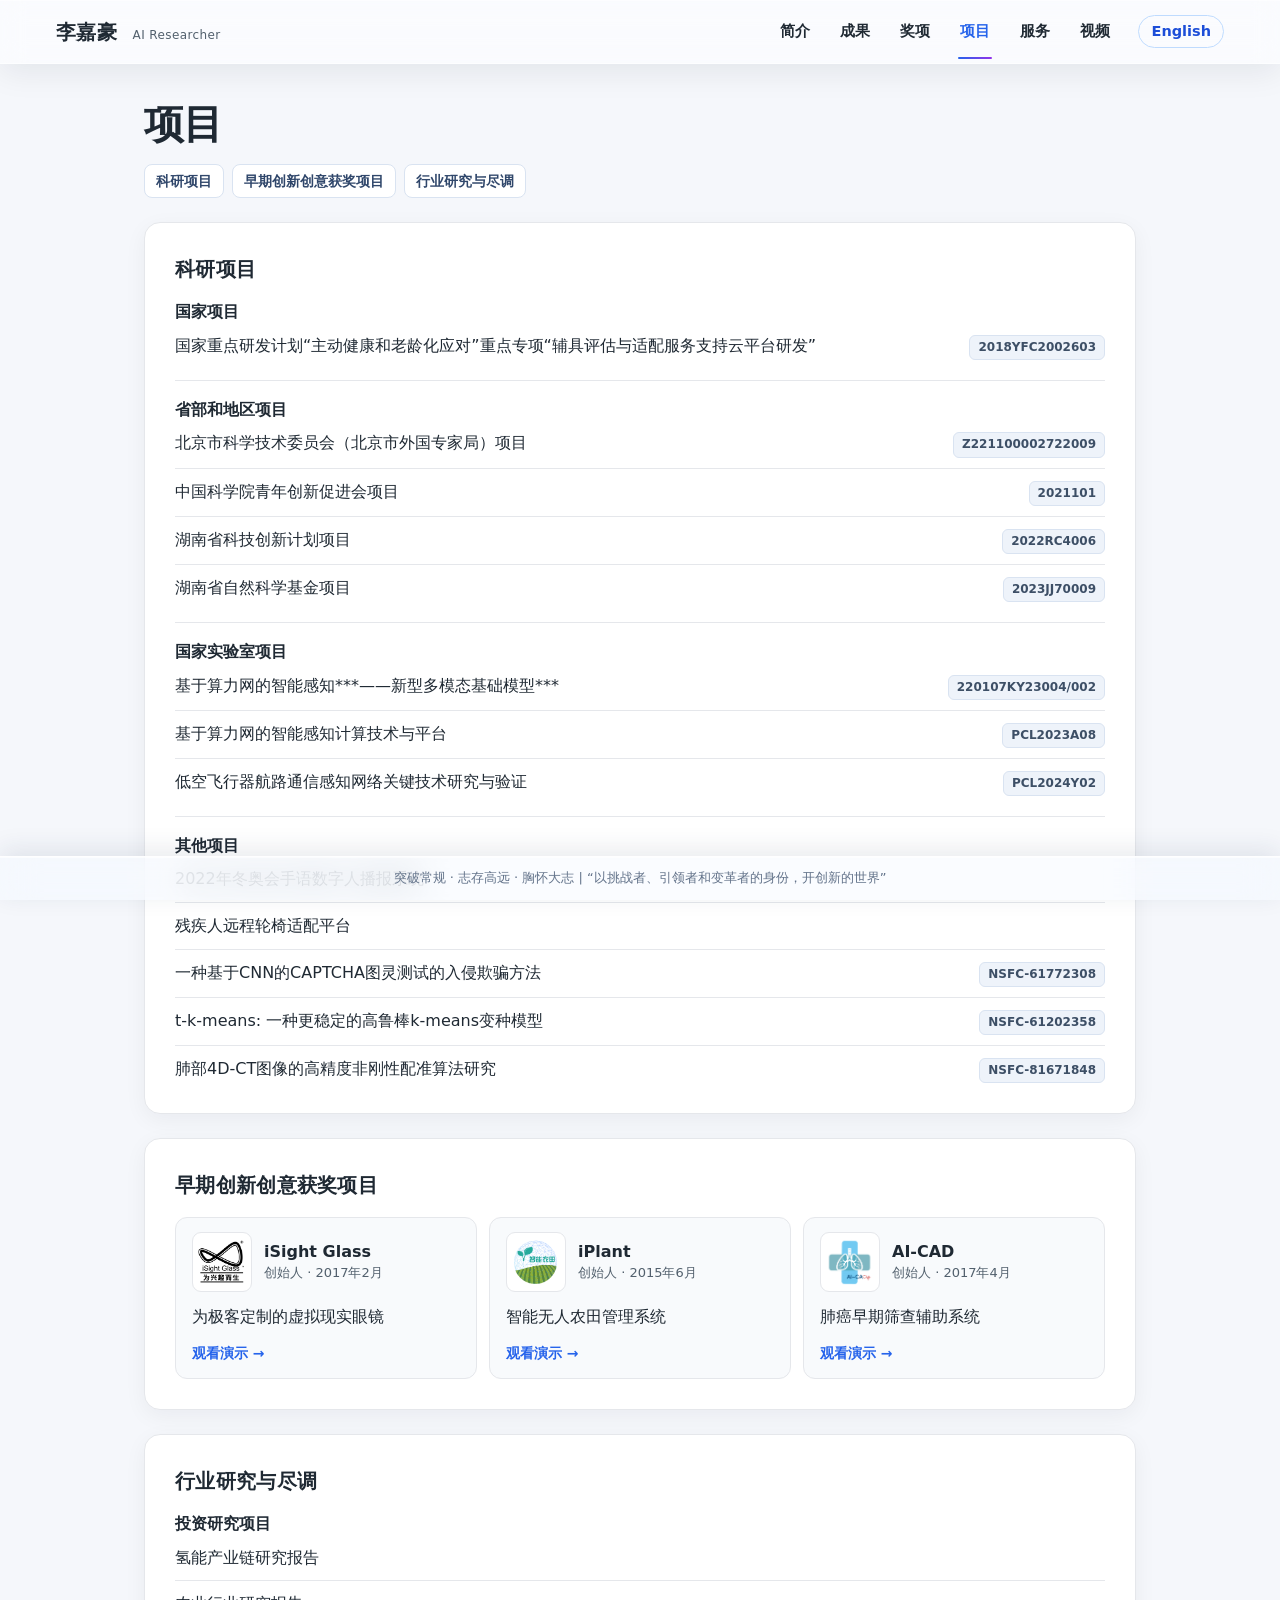
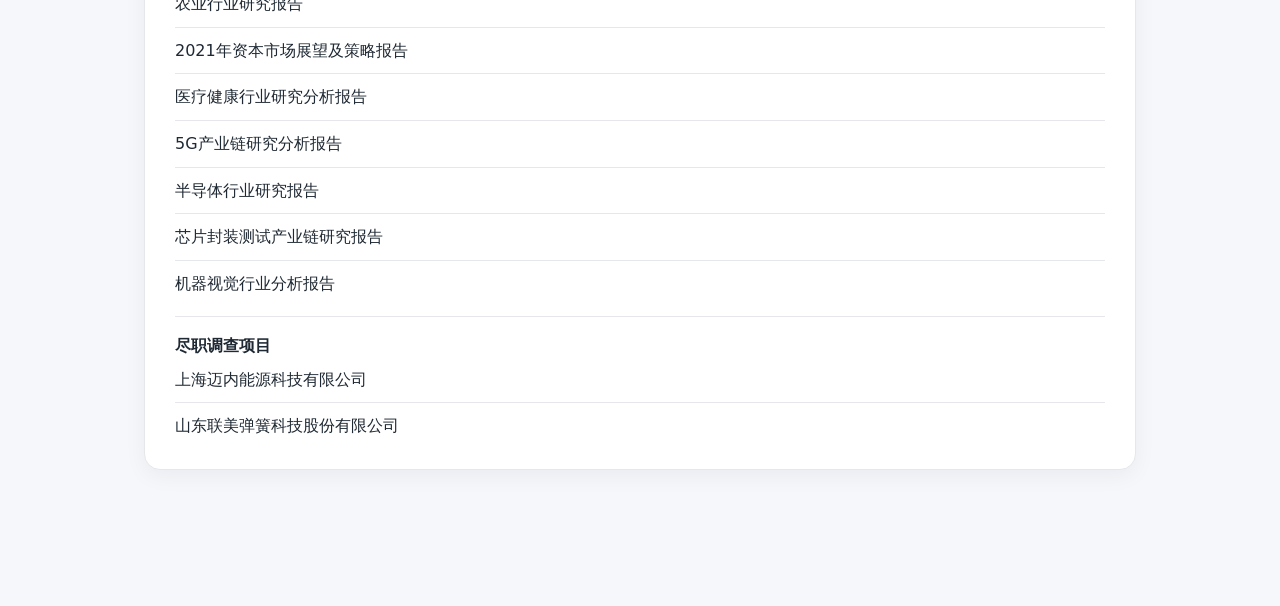
<file: pages/projects_CN.html>
<!doctype html>
<html lang="zh-CN">
<head>
<meta charset="utf-8">
<meta name="viewport" content="width=device-width, initial-scale=1">
<title>项目 · 李嘉豪</title>
<link rel="stylesheet" href="../simpleStyle.css">
</head>
<body class="directory-body">

<div class="top-nav">
  <div class="nav-brand">
    李嘉豪 <span lang="en">AI Researcher</span>
  </div>
  <div class="nav-links">
    <a href="index_CN.html">简介</a>
    <a href="publications_CN.html">成果</a>
    <a href="awards_CN.html">奖项</a>
    <a class="active" aria-current="page" href="projects_CN.html">项目</a>
    <a href="services_CN.html">服务</a>
    <a href="videos_CN.html">视频</a>
    <a class="language-switch" href="projects.html" lang="en" hreflang="en" aria-label="Switch to English">English</a>
  </div>
</div>

<main class="content directory-page projects-page">
  <header class="directory-header">
    <h1>项目</h1>
    <nav class="directory-jumps" aria-label="本页导航">
      <a href="#research">科研项目</a>
      <a href="#early-innovation">早期创新创意获奖项目</a>
      <a href="#industry">行业研究与尽调</a>
    </nav>
  </header>

  <section class="section directory-section" id="research" aria-labelledby="research-heading">
    <h2 id="research-heading">科研项目</h2>
    <div class="directory-group project-group">
      <h3>国家项目</h3>
      <ul class="directory-list">
        <li><span>国家重点研发计划“主动健康和老龄化应对”重点专项“辅具评估与适配服务支持云平台研发”</span> <span class="directory-tag project-code">2018YFC2002603</span></li>
      </ul>
    </div>
    <div class="directory-group project-group">
      <h3>省部和地区项目</h3>
      <ul class="directory-list">
        <li><span>北京市科学技术委员会（北京市外国专家局）项目</span> <span class="directory-tag project-code">Z221100002722009</span></li>
        <li><span>中国科学院青年创新促进会项目</span> <span class="directory-tag project-code">2021101</span></li>
        <li><span>湖南省科技创新计划项目</span> <span class="directory-tag project-code">2022RC4006</span></li>
        <li><span>湖南省自然科学基金项目</span> <span class="directory-tag project-code">2023JJ70009</span></li>
      </ul>
    </div>
    <div class="directory-group project-group">
      <h3>国家实验室项目</h3>
      <ul class="directory-list">
        <li><span>基于算力网的智能感知***——新型多模态基础模型***</span> <span class="directory-tag project-code">220107KY23004/002</span></li>
        <li><span>基于算力网的智能感知计算技术与平台</span> <span class="directory-tag project-code">PCL2023A08</span></li>
        <li><span>低空飞行器航路通信感知网络关键技术研究与验证</span> <span class="directory-tag project-code">PCL2024Y02</span></li>
      </ul>
    </div>
    <div class="directory-group project-group">
      <h3>其他项目</h3>
      <ul class="directory-list">
        <li><span>2022年冬奥会手语数字人播报系统</span></li>
        <li><span>残疾人远程轮椅适配平台</span></li>
        <li><span>一种基于CNN的CAPTCHA图灵测试的入侵欺骗方法</span> <span class="directory-tag project-code">NSFC-61772308</span></li>
        <li><span>t-k-means: 一种更稳定的高鲁棒k-means变种模型</span> <span class="directory-tag project-code">NSFC-61202358</span></li>
        <li><span>肺部4D-CT图像的高精度非刚性配准算法研究</span> <span class="directory-tag project-code">NSFC-81671848</span></li>
      </ul>
    </div>
  </section>

  <section class="section directory-section" id="early-innovation" aria-labelledby="early-innovation-heading">
    <h2 id="early-innovation-heading">早期创新创意获奖项目</h2>
    <div class="project-grid">
      <article class="project-card">
        <div class="project-card-head">
          <img src="../pictures/iSight.png" width="60" height="60" loading="lazy" alt="">
          <div>
            <h3>iSight Glass</h3>
            <p>创始人 · 2017年2月</p>
          </div>
        </div>
        <p>为极客定制的虚拟现实眼镜</p>
        <a class="project-demo" href="videos_CN.html#isight-glass-demo" aria-label="观看 iSight Glass 演示">观看演示 →</a>
      </article>
      <article class="project-card">
        <div class="project-card-head">
          <img src="../pictures/iPlant.png" width="60" height="60" loading="lazy" alt="">
          <div>
            <h3>iPlant</h3>
            <p>创始人 · 2015年6月</p>
          </div>
        </div>
        <p>智能无人农田管理系统</p>
        <a class="project-demo" href="videos_CN.html#iplant-demo" aria-label="观看 iPlant 演示">观看演示 →</a>
      </article>
      <article class="project-card">
        <div class="project-card-head">
          <img src="../pictures/AI-CAD.png" width="60" height="60" loading="lazy" alt="">
          <div>
            <h3>AI-CAD</h3>
            <p>创始人 · 2017年4月</p>
          </div>
        </div>
        <p>肺癌早期筛查辅助系统</p>
        <a class="project-demo" href="videos_CN.html#ai-cad-demo" aria-label="观看 AI-CAD 演示">观看演示 →</a>
      </article>
    </div>
  </section>

  <section class="section directory-section" id="industry" aria-labelledby="industry-heading">
    <h2 id="industry-heading">行业研究与尽调</h2>
    <div class="directory-group project-group">
      <h3>投资研究项目</h3>
      <ul class="directory-list">
        <li>氢能产业链研究报告</li>
        <li>农业行业研究报告</li>
        <li>2021年资本市场展望及策略报告</li>
        <li>医疗健康行业研究分析报告</li>
        <li>5G产业链研究分析报告</li>
        <li>半导体行业研究报告</li>
        <li>芯片封装测试产业链研究报告</li>
        <li>机器视觉行业分析报告</li>
      </ul>
    </div>
    <div class="directory-group project-group">
      <h3>尽职调查项目</h3>
      <ul class="directory-list">
        <li>上海迈内能源科技有限公司</li>
        <li>山东联美弹簧科技股份有限公司</li>
      </ul>
    </div>
  </section>
</main>

<div id="gg">
      <div ><a  target="_blank">突破常规 · 志存高远 · 胸怀大志 | “以挑战者、引领者和变革者的身份，开创新的世界”</a> </div>
</div>

</body>
</html>
</file>
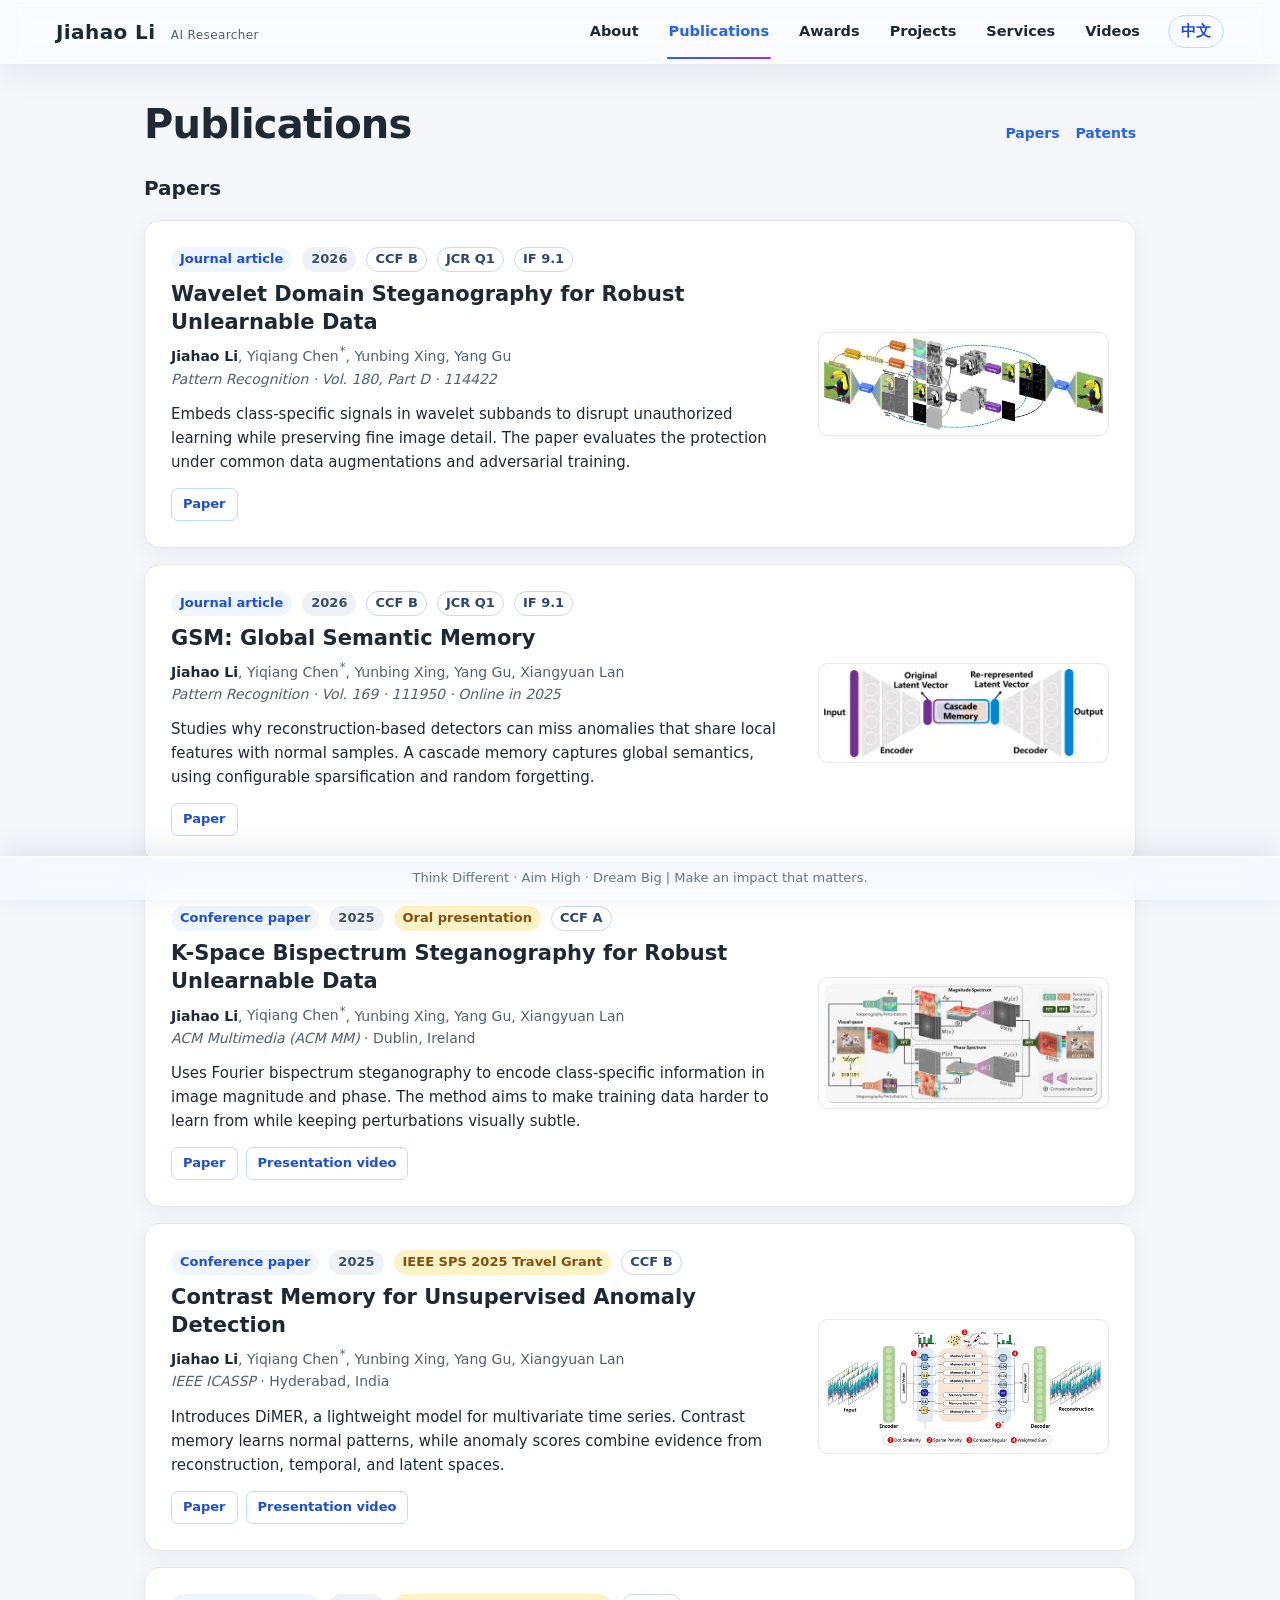
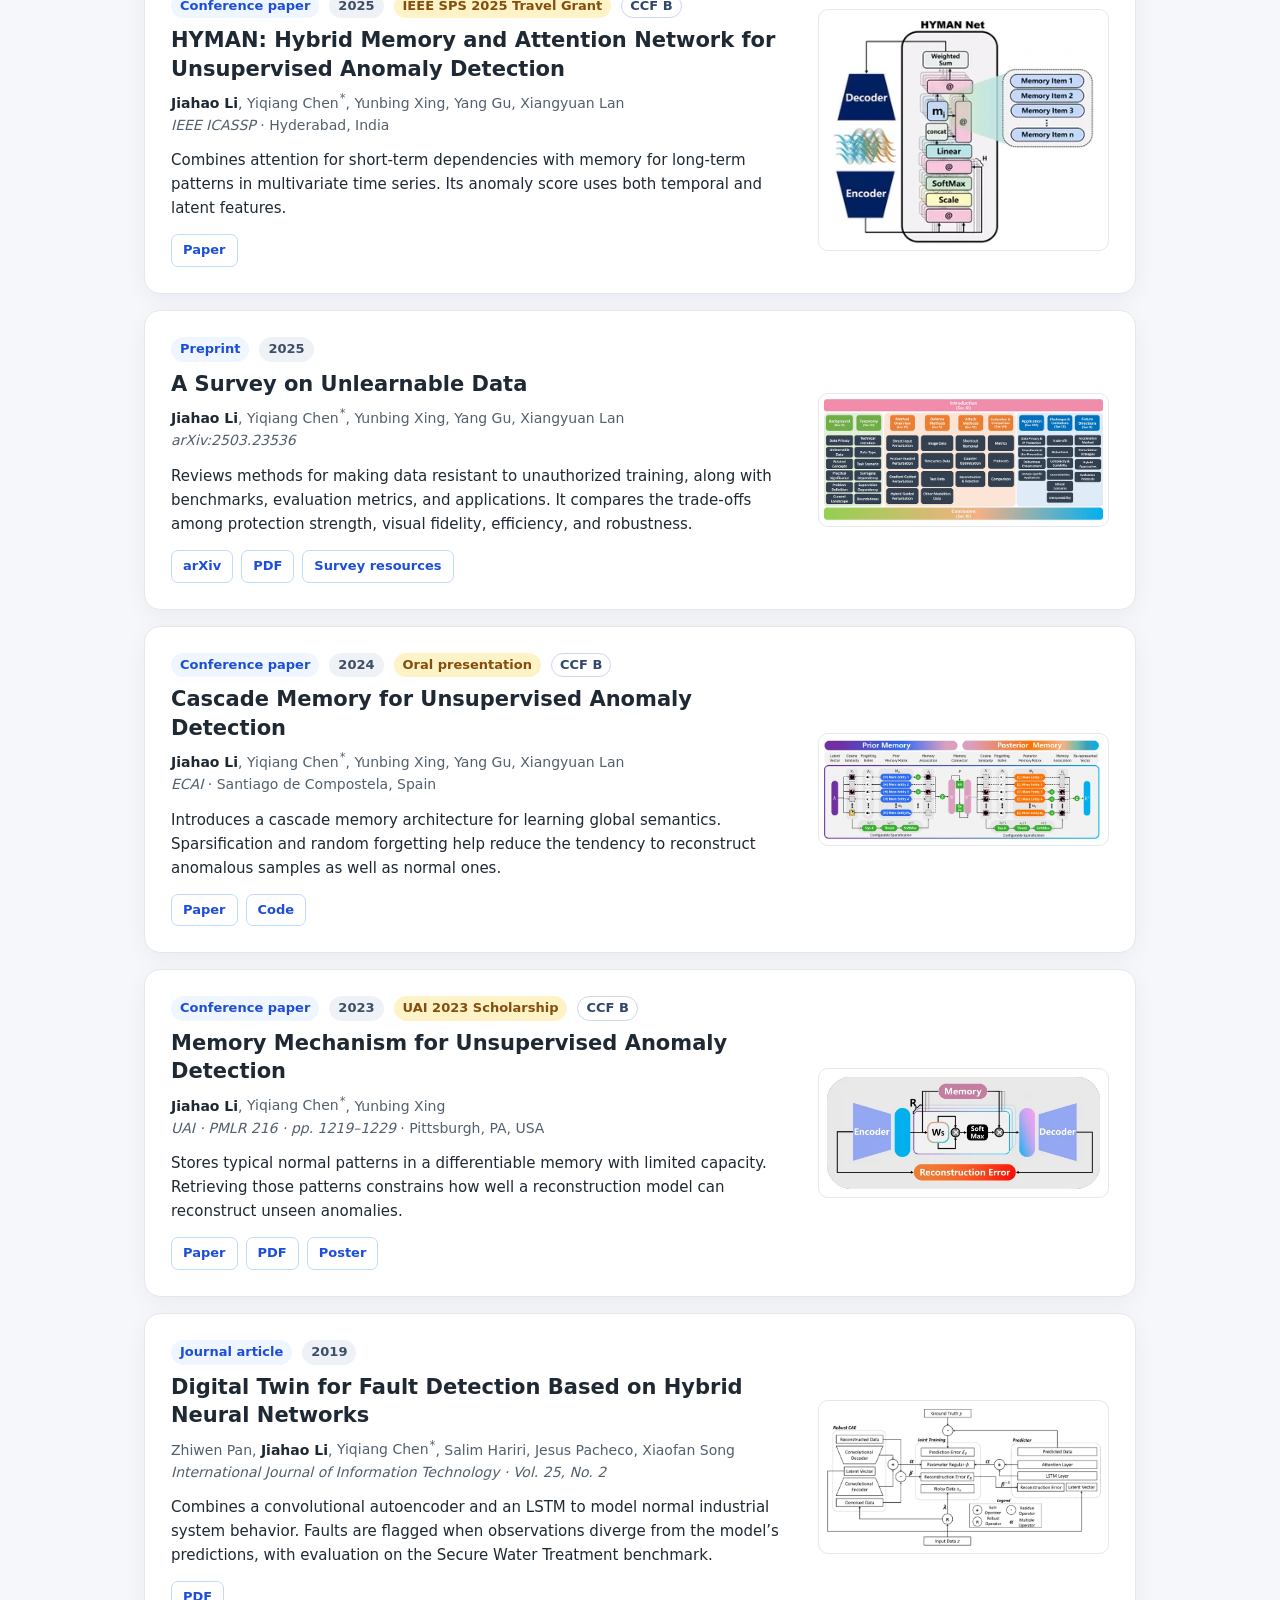
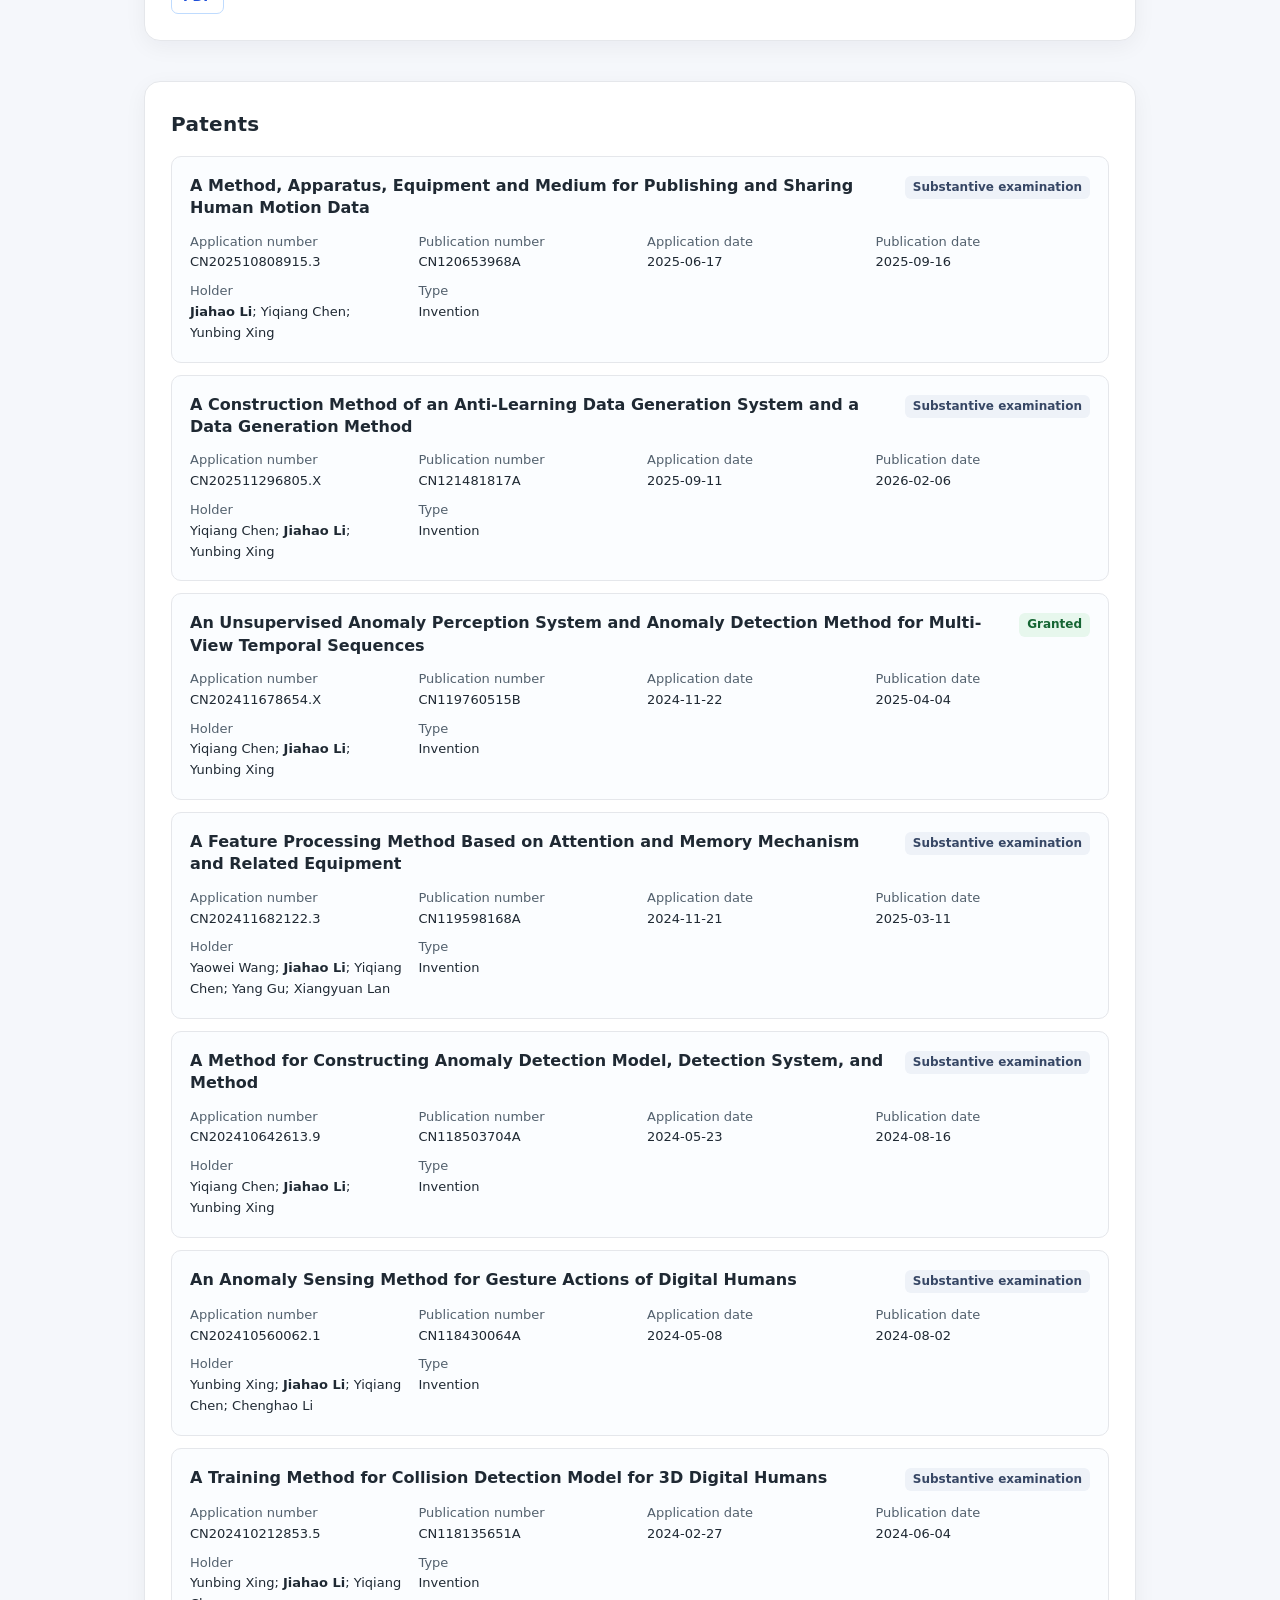
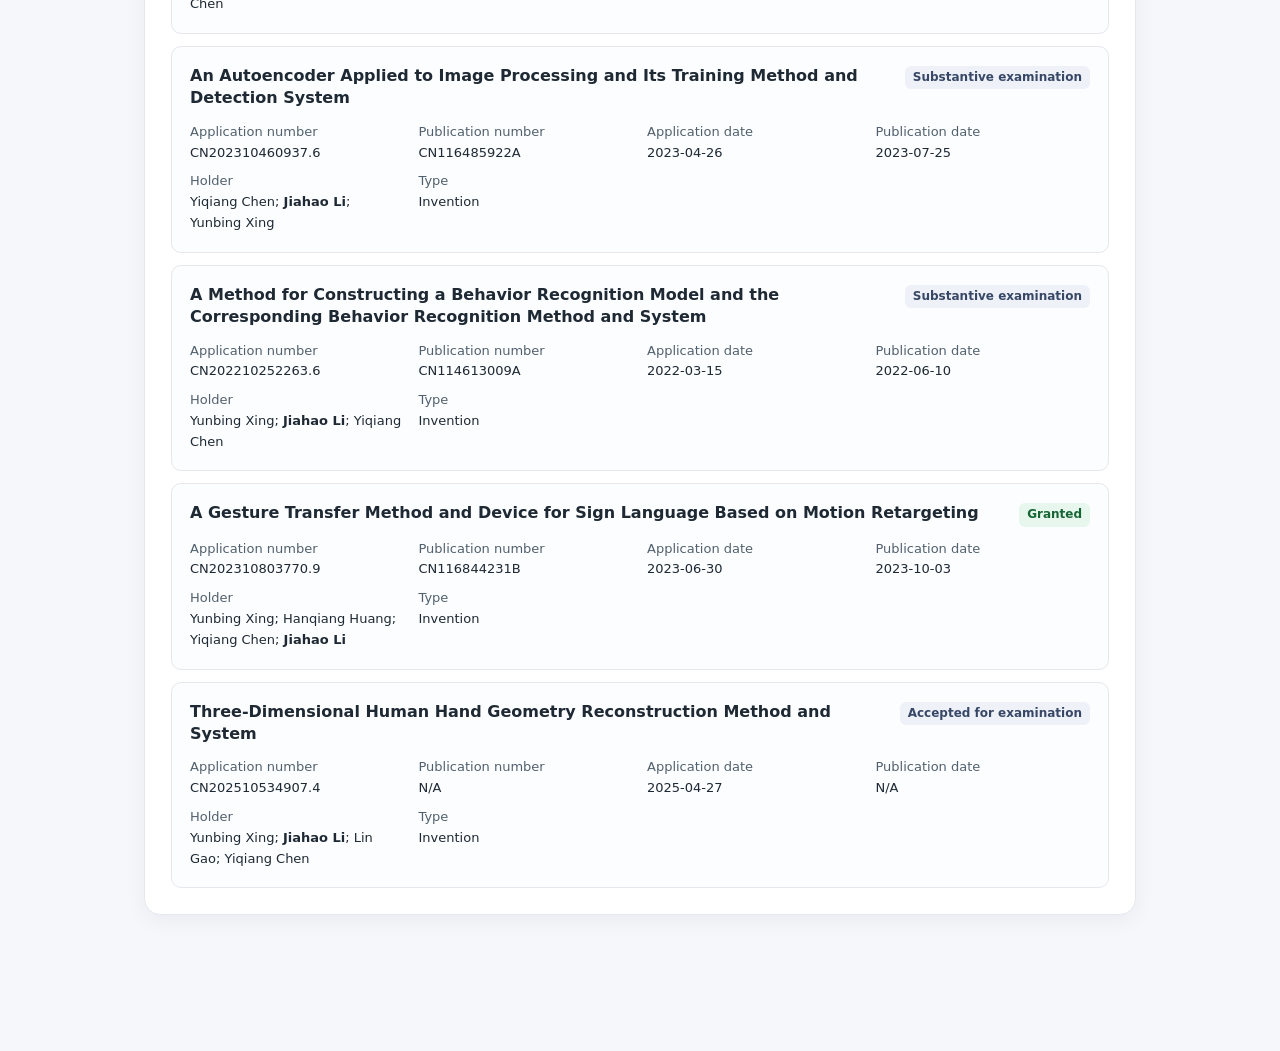
<file: pages/publications.html>
<!doctype html>
<html lang="en">
<head>
<meta charset="utf-8">
<meta name="viewport" content="width=device-width, initial-scale=1">
<title>Publications · Jiahao Li</title>
<link rel="stylesheet" href="../simpleStyle.css">
</head>
<body>

<div class="top-nav">
  <div class="nav-brand">
    Jiahao Li <span>AI Researcher</span>
  </div>
  <div class="nav-links">
    <a href="../index.html">About</a>
    <a class="active" href="publications.html">Publications</a>
    <a href="awards.html">Awards</a>
    <a href="projects.html">Projects</a>
    <a href="services.html">Services</a>
    <a href="videos.html">Videos</a>
    <a class="language-switch" href="publications_CN.html" lang="zh-CN" hreflang="zh-CN" aria-label="切换至中文">中文</a>
  </div>
</div>

<main class="content publications-page">
  <header class="publications-header">
    <h1>Publications</h1>
    <nav class="publication-jumps" aria-label="On this page">
      <a href="#papers">Papers</a>
      <a href="#patents">Patents</a>
    </nav>
  </header>

  <section id="papers" aria-labelledby="papers-title">
    <h2 id="papers-title">Papers</h2>
    <div class="publication-list">
      <article class="publication-card" id="wavelet-domain-steganography" aria-labelledby="wavelet-domain-steganography-title">
        <div class="publication-details">
          <div class="publication-meta">
            <span class="publication-type">Journal article</span>
            <span class="publication-year">2026</span>
            <span class="publication-rank">CCF B</span>
            <span class="publication-rank">JCR Q1</span>
            <span class="publication-rank">IF 9.1</span>
          </div>
          <h3 id="wavelet-domain-steganography-title"><a href="https://doi.org/10.1016/j.patcog.2026.114422">Wavelet Domain Steganography for Robust Unlearnable Data</a></h3>
          <p class="publication-authors"><strong>Jiahao Li</strong>, <span class="publication-author">Yiqiang Chen<sup>*</sup></span>, Yunbing Xing, Yang Gu</p>
          <p class="publication-venue">Pattern Recognition · Vol. 180, Part D · 114422</p>
          <p class="publication-summary">Embeds class-specific signals in wavelet subbands to disrupt unauthorized learning while preserving fine image detail. The paper evaluates the protection under common data augmentations and adversarial training.</p>
          <ul class="publication-links">
            <li><a href="https://doi.org/10.1016/j.patcog.2026.114422">Paper</a></li>
          </ul>
        </div>
        <figure class="publication-figure">
          <img src="../pictures/papers/wavelet-domain-steganography.webp" alt="Wavelet-domain steganography framework" width="534" height="175" loading="lazy" decoding="async">
        </figure>
      </article>

      <article class="publication-card" id="global-semantic-memory" aria-labelledby="global-semantic-memory-title">
        <div class="publication-details">
          <div class="publication-meta">
            <span class="publication-type">Journal article</span>
            <span class="publication-year">2026</span>
            <span class="publication-rank">CCF B</span>
            <span class="publication-rank">JCR Q1</span>
            <span class="publication-rank">IF 9.1</span>
          </div>
          <h3 id="global-semantic-memory-title"><a href="https://doi.org/10.1016/j.patcog.2025.111950">GSM: Global Semantic Memory</a></h3>
          <p class="publication-authors"><strong>Jiahao Li</strong>, <span class="publication-author">Yiqiang Chen<sup>*</sup></span>, Yunbing Xing, Yang Gu, Xiangyuan Lan</p>
          <p class="publication-venue">Pattern Recognition · Vol. 169 · 111950 · Online in 2025</p>
          <p class="publication-summary">Studies why reconstruction-based detectors can miss anomalies that share local features with normal samples. A cascade memory captures global semantics, using configurable sparsification and random forgetting.</p>
          <ul class="publication-links">
            <li><a href="https://doi.org/10.1016/j.patcog.2025.111950">Paper</a></li>
          </ul>
        </div>
        <figure class="publication-figure">
          <img src="../pictures/papers/global-semantic-memory.webp" alt="Global Semantic Memory network architecture" width="298" height="94" loading="lazy" decoding="async">
        </figure>
      </article>

      <article class="publication-card" id="k-space-bispectrum-steganography" aria-labelledby="k-space-bispectrum-steganography-title">
        <div class="publication-details">
          <div class="publication-meta">
            <span class="publication-type">Conference paper</span>
            <span class="publication-year">2025</span>
            <span class="publication-honor">Oral presentation</span>
            <span class="publication-rank">CCF A</span>
          </div>
          <h3 id="k-space-bispectrum-steganography-title"><a href="https://doi.org/10.1145/3746027.3755349">K-Space Bispectrum Steganography for Robust Unlearnable Data</a></h3>
          <p class="publication-authors"><strong>Jiahao Li</strong>, <span class="publication-author">Yiqiang Chen<sup>*</sup></span>, Yunbing Xing, Yang Gu, Xiangyuan Lan</p>
          <p class="publication-venue">ACM Multimedia (ACM MM) <span class="publication-location">· Dublin, Ireland</span></p>
          <p class="publication-summary">Uses Fourier bispectrum steganography to encode class-specific information in image magnitude and phase. The method aims to make training data harder to learn from while keeping perturbations visually subtle.</p>
          <ul class="publication-links">
            <li><a href="https://doi.org/10.1145/3746027.3755349">Paper</a></li>
            <li><a href="videos.html#k-space-presentation">Presentation video</a></li>
          </ul>
        </div>
        <figure class="publication-figure">
          <img src="../pictures/papers/k-space-bispectrum-steganography.webp" alt="Class codes perturb Fourier magnitude and phase to produce protected images" width="628" height="272" loading="lazy" decoding="async">
        </figure>
      </article>

      <article class="publication-card" id="contrast-memory" aria-labelledby="contrast-memory-title">
        <div class="publication-details">
          <div class="publication-meta">
            <span class="publication-type">Conference paper</span>
            <span class="publication-year">2025</span>
            <span class="publication-honor">IEEE SPS 2025 Travel Grant</span>
            <span class="publication-rank">CCF B</span>
          </div>
          <h3 id="contrast-memory-title"><a href="https://doi.org/10.1109/ICASSP49660.2025.10888471">Contrast Memory for Unsupervised Anomaly Detection</a></h3>
          <p class="publication-authors"><strong>Jiahao Li</strong>, <span class="publication-author">Yiqiang Chen<sup>*</sup></span>, Yunbing Xing, Yang Gu, Xiangyuan Lan</p>
          <p class="publication-venue">IEEE ICASSP <span class="publication-location">· Hyderabad, India</span></p>
          <p class="publication-summary">Introduces DiMER, a lightweight model for multivariate time series. Contrast memory learns normal patterns, while anomaly scores combine evidence from reconstruction, temporal, and latent spaces.</p>
          <ul class="publication-links">
            <li><a href="https://doi.org/10.1109/ICASSP49660.2025.10888471">Paper</a></li>
            <li><a href="videos.html#contrast-memory-presentation">Presentation video</a></li>
          </ul>
        </div>
        <figure class="publication-figure">
          <img src="../pictures/papers/contrast-memory.webp" alt="DiMER processes time series through contrast memory and computes an anomaly score" width="550" height="242" loading="lazy" decoding="async">
        </figure>
      </article>

      <article class="publication-card" id="hyman" aria-labelledby="hyman-title">
        <div class="publication-details">
          <div class="publication-meta">
            <span class="publication-type">Conference paper</span>
            <span class="publication-year">2025</span>
            <span class="publication-honor">IEEE SPS 2025 Travel Grant</span>
            <span class="publication-rank">CCF B</span>
          </div>
          <h3 id="hyman-title"><a href="https://doi.org/10.1109/ICASSP49660.2025.10890028">HYMAN: Hybrid Memory and Attention Network for Unsupervised Anomaly Detection</a></h3>
          <p class="publication-authors"><strong>Jiahao Li</strong>, <span class="publication-author">Yiqiang Chen<sup>*</sup></span>, Yunbing Xing, Yang Gu, Xiangyuan Lan</p>
          <p class="publication-venue">IEEE ICASSP <span class="publication-location">· Hyderabad, India</span></p>
          <p class="publication-summary">Combines attention for short-term dependencies with memory for long-term patterns in multivariate time series. Its anomaly score uses both temporal and latent features.</p>
          <ul class="publication-links">
            <li><a href="https://doi.org/10.1109/ICASSP49660.2025.10890028">Paper</a></li>
          </ul>
        </div>
        <figure class="publication-figure">
          <img src="../pictures/papers/hyman.webp" alt="HYMAN combines attention and memory to score time-series anomalies" width="307" height="269" loading="lazy" decoding="async">
        </figure>
      </article>

      <article class="publication-card" id="survey-unlearnable-data" aria-labelledby="survey-unlearnable-data-title">
        <div class="publication-details">
          <div class="publication-meta">
            <span class="publication-type">Preprint</span>
            <span class="publication-year">2025</span>
          </div>
          <h3 id="survey-unlearnable-data-title"><a href="https://arxiv.org/abs/2503.23536">A Survey on Unlearnable Data</a></h3>
          <p class="publication-authors"><strong>Jiahao Li</strong>, <span class="publication-author">Yiqiang Chen<sup>*</sup></span>, Yunbing Xing, Yang Gu, Xiangyuan Lan</p>
          <p class="publication-venue">arXiv:2503.23536</p>
          <p class="publication-summary">Reviews methods for making data resistant to unauthorized training, along with benchmarks, evaluation metrics, and applications. It compares the trade-offs among protection strength, visual fidelity, efficiency, and robustness.</p>
          <ul class="publication-links">
            <li><a href="https://arxiv.org/abs/2503.23536">arXiv</a></li>
            <li><a href="https://arxiv.org/pdf/2503.23536">PDF</a></li>
            <li><a href="https://github.com/LiJiahao-Alex/Awesome-UnLearnable-Data">Survey resources</a></li>
          </ul>
        </div>
        <figure class="publication-figure">
          <img src="../pictures/papers/survey-unlearnable-data.webp" alt="Figure 2 from A Survey on Unlearnable Data" width="780" height="341" loading="lazy" decoding="async">
        </figure>
      </article>

      <article class="publication-card" id="cascade-memory" aria-labelledby="cascade-memory-title">
        <div class="publication-details">
          <div class="publication-meta">
            <span class="publication-type">Conference paper</span>
            <span class="publication-year">2024</span>
            <span class="publication-honor">Oral presentation</span>
            <span class="publication-rank">CCF B</span>
          </div>
          <h3 id="cascade-memory-title"><a href="https://doi.org/10.3233/FAIA240822">Cascade Memory for Unsupervised Anomaly Detection</a></h3>
          <p class="publication-authors"><strong>Jiahao Li</strong>, <span class="publication-author">Yiqiang Chen<sup>*</sup></span>, Yunbing Xing, Yang Gu, Xiangyuan Lan</p>
          <p class="publication-venue">ECAI <span class="publication-location">· Santiago de Compostela, Spain</span></p>
          <p class="publication-summary">Introduces a cascade memory architecture for learning global semantics. Sparsification and random forgetting help reduce the tendency to reconstruct anomalous samples as well as normal ones.</p>
          <ul class="publication-links">
            <li><a href="https://doi.org/10.3233/FAIA240822">Paper</a></li>
            <li><a href="https://github.com/LiJiahao-Alex/Cascade-Memory">Code</a></li>
          </ul>
        </div>
        <figure class="publication-figure">
          <img src="../pictures/papers/cascade-memory.webp" alt="Cascade Memory architecture" width="780" height="285" loading="lazy" decoding="async">
        </figure>
      </article>

      <article class="publication-card" id="memory-mechanism" aria-labelledby="memory-mechanism-title">
        <div class="publication-details">
          <div class="publication-meta">
            <span class="publication-type">Conference paper</span>
            <span class="publication-year">2023</span>
            <span class="publication-honor">UAI 2023 Scholarship</span>
            <span class="publication-rank">CCF B</span>
          </div>
          <h3 id="memory-mechanism-title"><a href="https://proceedings.mlr.press/v216/li23a.html">Memory Mechanism for Unsupervised Anomaly Detection</a></h3>
          <p class="publication-authors"><strong>Jiahao Li</strong>, <span class="publication-author">Yiqiang Chen<sup>*</sup></span>, Yunbing Xing</p>
          <p class="publication-venue">UAI · PMLR 216 · pp. 1219–1229 <span class="publication-location">· Pittsburgh, PA, USA</span></p>
          <p class="publication-summary">Stores typical normal patterns in a differentiable memory with limited capacity. Retrieving those patterns constrains how well a reconstruction model can reconstruct unseen anomalies.</p>
          <ul class="publication-links">
            <li><a href="https://proceedings.mlr.press/v216/li23a.html">Paper</a></li>
            <li><a href="https://proceedings.mlr.press/v216/li23a/li23a.pdf">PDF</a></li>
            <li><a href="https://www.auai.org/uai2023/posters/80.pdf">Poster</a></li>
          </ul>
        </div>
        <figure class="publication-figure">
          <img src="../pictures/papers/memory-mechanism.webp" alt="A memory of normal patterns constrains reconstruction for anomaly detection" width="494" height="210" loading="lazy" decoding="async">
        </figure>
      </article>

      <article class="publication-card" id="digital-twin-fault-detection" aria-labelledby="digital-twin-fault-detection-title">
        <div class="publication-details">
          <div class="publication-meta">
            <span class="publication-type">Journal article</span>
            <span class="publication-year">2019</span>
          </div>
          <h3 id="digital-twin-fault-detection-title"><a href="https://intjit.org/journal/download/down.php?file=%2F25%2F2%2F252_4.pdf">Digital Twin for Fault Detection Based on Hybrid Neural Networks</a></h3>
          <p class="publication-authors">Zhiwen Pan, <strong>Jiahao Li</strong>, <span class="publication-author">Yiqiang Chen<sup>*</sup></span>, Salim Hariri, Jesus Pacheco, Xiaofan Song</p>
          <p class="publication-venue">International Journal of Information Technology · Vol. 25, No. 2</p>
          <p class="publication-summary">Combines a convolutional autoencoder and an LSTM to model normal industrial system behavior. Faults are flagged when observations diverge from the model’s predictions, with evaluation on the Secure Water Treatment benchmark.</p>
          <ul class="publication-links">
            <li><a href="https://intjit.org/journal/download/down.php?file=%2F25%2F2%2F252_4.pdf">PDF</a></li>
          </ul>
        </div>
        <figure class="publication-figure">
          <img src="../pictures/papers/digital-twin-fault-detection.webp" alt="The digital twin models sensor data with an autoencoder and LSTM to detect faults from residuals" width="780" height="396" loading="lazy" decoding="async">
        </figure>
      </article>
    </div>
  </section>

  <section class="section patents-section" id="patents" aria-labelledby="patents-title">
    <h2 id="patents-title">Patents</h2>

    <ul class="patent-list">
      <li class="patent-card">
        <div class="patent-heading">
          <h3>A Method, Apparatus, Equipment and Medium for Publishing and Sharing Human Motion Data</h3>
          <span class="patent-status">Substantive examination</span>
        </div>
        <dl class="patent-details">
            <div><dt>Application number</dt><dd>CN202510808915.3</dd></div>
            <div><dt>Publication number</dt><dd>CN120653968A</dd></div>
            <div><dt>Application date</dt><dd>2025-06-17</dd></div>
            <div><dt>Publication date</dt><dd>2025-09-16</dd></div>
            <div><dt>Holder</dt><dd><b>Jiahao Li</b>; Yiqiang Chen; Yunbing Xing</dd></div>
            <div><dt>Type</dt><dd>Invention</dd></div>
        </dl>
      </li>
      <li class="patent-card">
        <div class="patent-heading">
          <h3>A Construction Method of an Anti-Learning Data Generation System and a Data Generation Method</h3>
          <span class="patent-status">Substantive examination</span>
        </div>
        <dl class="patent-details">
            <div><dt>Application number</dt><dd>CN202511296805.X</dd></div>
            <div><dt>Publication number</dt><dd>CN121481817A</dd></div>
            <div><dt>Application date</dt><dd>2025-09-11</dd></div>
            <div><dt>Publication date</dt><dd>2026-02-06</dd></div>
            <div><dt>Holder</dt><dd>Yiqiang Chen; <b>Jiahao Li</b>; Yunbing Xing</dd></div>
            <div><dt>Type</dt><dd>Invention</dd></div>
        </dl>
      </li>
      <li class="patent-card">
        <div class="patent-heading">
          <h3>An Unsupervised Anomaly Perception System and Anomaly Detection Method for Multi-View Temporal Sequences</h3>
          <span class="patent-status is-granted">Granted</span>
        </div>
        <dl class="patent-details">
            <div><dt>Application number</dt><dd>CN202411678654.X</dd></div>
            <div><dt>Publication number</dt><dd>CN119760515B</dd></div>
            <div><dt>Application date</dt><dd>2024-11-22</dd></div>
            <div><dt>Publication date</dt><dd>2025-04-04</dd></div>
            <div><dt>Holder</dt><dd>Yiqiang Chen; <b>Jiahao Li</b>; Yunbing Xing</dd></div>
            <div><dt>Type</dt><dd>Invention</dd></div>
        </dl>
      </li>
      <li class="patent-card">
        <div class="patent-heading">
          <h3>A Feature Processing Method Based on Attention and Memory Mechanism and Related Equipment</h3>
          <span class="patent-status">Substantive examination</span>
        </div>
        <dl class="patent-details">
            <div><dt>Application number</dt><dd>CN202411682122.3</dd></div>
            <div><dt>Publication number</dt><dd>CN119598168A</dd></div>
            <div><dt>Application date</dt><dd>2024-11-21</dd></div>
            <div><dt>Publication date</dt><dd>2025-03-11</dd></div>
            <div><dt>Holder</dt><dd>Yaowei Wang; <b>Jiahao Li</b>; Yiqiang Chen; Yang Gu; Xiangyuan Lan</dd></div>
            <div><dt>Type</dt><dd>Invention</dd></div>
        </dl>
      </li>
      <li class="patent-card">
        <div class="patent-heading">
          <h3>A Method for Constructing Anomaly Detection Model, Detection System, and Method</h3>
          <span class="patent-status">Substantive examination</span>
        </div>
        <dl class="patent-details">
            <div><dt>Application number</dt><dd>CN202410642613.9</dd></div>
            <div><dt>Publication number</dt><dd>CN118503704A</dd></div>
            <div><dt>Application date</dt><dd>2024-05-23</dd></div>
            <div><dt>Publication date</dt><dd>2024-08-16</dd></div>
            <div><dt>Holder</dt><dd>Yiqiang Chen; <b>Jiahao Li</b>; Yunbing Xing</dd></div>
            <div><dt>Type</dt><dd>Invention</dd></div>
        </dl>
      </li>
      <li class="patent-card">
        <div class="patent-heading">
          <h3>An Anomaly Sensing Method for Gesture Actions of Digital Humans</h3>
          <span class="patent-status">Substantive examination</span>
        </div>
        <dl class="patent-details">
            <div><dt>Application number</dt><dd>CN202410560062.1</dd></div>
            <div><dt>Publication number</dt><dd>CN118430064A</dd></div>
            <div><dt>Application date</dt><dd>2024-05-08</dd></div>
            <div><dt>Publication date</dt><dd>2024-08-02</dd></div>
            <div><dt>Holder</dt><dd>Yunbing Xing; <b>Jiahao Li</b>; Yiqiang Chen; Chenghao Li</dd></div>
            <div><dt>Type</dt><dd>Invention</dd></div>
        </dl>
      </li>
      <li class="patent-card">
        <div class="patent-heading">
          <h3>A Training Method for Collision Detection Model for 3D Digital Humans</h3>
          <span class="patent-status">Substantive examination</span>
        </div>
        <dl class="patent-details">
            <div><dt>Application number</dt><dd>CN202410212853.5</dd></div>
            <div><dt>Publication number</dt><dd>CN118135651A</dd></div>
            <div><dt>Application date</dt><dd>2024-02-27</dd></div>
            <div><dt>Publication date</dt><dd>2024-06-04</dd></div>
            <div><dt>Holder</dt><dd>Yunbing Xing; <b>Jiahao Li</b>; Yiqiang Chen</dd></div>
            <div><dt>Type</dt><dd>Invention</dd></div>
        </dl>
      </li>
      <li class="patent-card">
        <div class="patent-heading">
          <h3>An Autoencoder Applied to Image Processing and Its Training Method and Detection System</h3>
          <span class="patent-status">Substantive examination</span>
        </div>
        <dl class="patent-details">
            <div><dt>Application number</dt><dd>CN202310460937.6</dd></div>
            <div><dt>Publication number</dt><dd>CN116485922A</dd></div>
            <div><dt>Application date</dt><dd>2023-04-26</dd></div>
            <div><dt>Publication date</dt><dd>2023-07-25</dd></div>
            <div><dt>Holder</dt><dd>Yiqiang Chen; <b>Jiahao Li</b>; Yunbing Xing</dd></div>
            <div><dt>Type</dt><dd>Invention</dd></div>
        </dl>
      </li>
      <li class="patent-card">
        <div class="patent-heading">
          <h3>A Method for Constructing a Behavior Recognition Model and the Corresponding Behavior Recognition Method and System</h3>
          <span class="patent-status">Substantive examination</span>
        </div>
        <dl class="patent-details">
            <div><dt>Application number</dt><dd>CN202210252263.6</dd></div>
            <div><dt>Publication number</dt><dd>CN114613009A</dd></div>
            <div><dt>Application date</dt><dd>2022-03-15</dd></div>
            <div><dt>Publication date</dt><dd>2022-06-10</dd></div>
            <div><dt>Holder</dt><dd>Yunbing Xing; <b>Jiahao Li</b>; Yiqiang Chen</dd></div>
            <div><dt>Type</dt><dd>Invention</dd></div>
        </dl>
      </li>
      <li class="patent-card">
        <div class="patent-heading">
          <h3>A Gesture Transfer Method and Device for Sign Language Based on Motion Retargeting</h3>
          <span class="patent-status is-granted">Granted</span>
        </div>
        <dl class="patent-details">
            <div><dt>Application number</dt><dd>CN202310803770.9</dd></div>
            <div><dt>Publication number</dt><dd>CN116844231B</dd></div>
            <div><dt>Application date</dt><dd>2023-06-30</dd></div>
            <div><dt>Publication date</dt><dd>2023-10-03</dd></div>
            <div><dt>Holder</dt><dd>Yunbing Xing; Hanqiang Huang; Yiqiang Chen; <b>Jiahao Li</b></dd></div>
            <div><dt>Type</dt><dd>Invention</dd></div>
        </dl>
      </li>
      <li class="patent-card">
        <div class="patent-heading">
          <h3>Three-Dimensional Human Hand Geometry Reconstruction Method and System</h3>
          <span class="patent-status">Accepted for examination</span>
        </div>
        <dl class="patent-details">
            <div><dt>Application number</dt><dd>CN202510534907.4</dd></div>
            <div><dt>Publication number</dt><dd>N/A</dd></div>
            <div><dt>Application date</dt><dd>2025-04-27</dd></div>
            <div><dt>Publication date</dt><dd>N/A</dd></div>
            <div><dt>Holder</dt><dd>Yunbing Xing; <b>Jiahao Li</b>; Lin Gao; Yiqiang Chen</dd></div>
            <div><dt>Type</dt><dd>Invention</dd></div>
        </dl>
      </li>
    </ul>
  </section>
</main>

<div id="gg">
      <div ><a  target="_blank">Think Different · Aim High · Dream Big | Make an impact that matters.</a> </div>
</div>


<script src="../scripts/publication-highlight.js" defer></script>
</body>
</html>
</file>
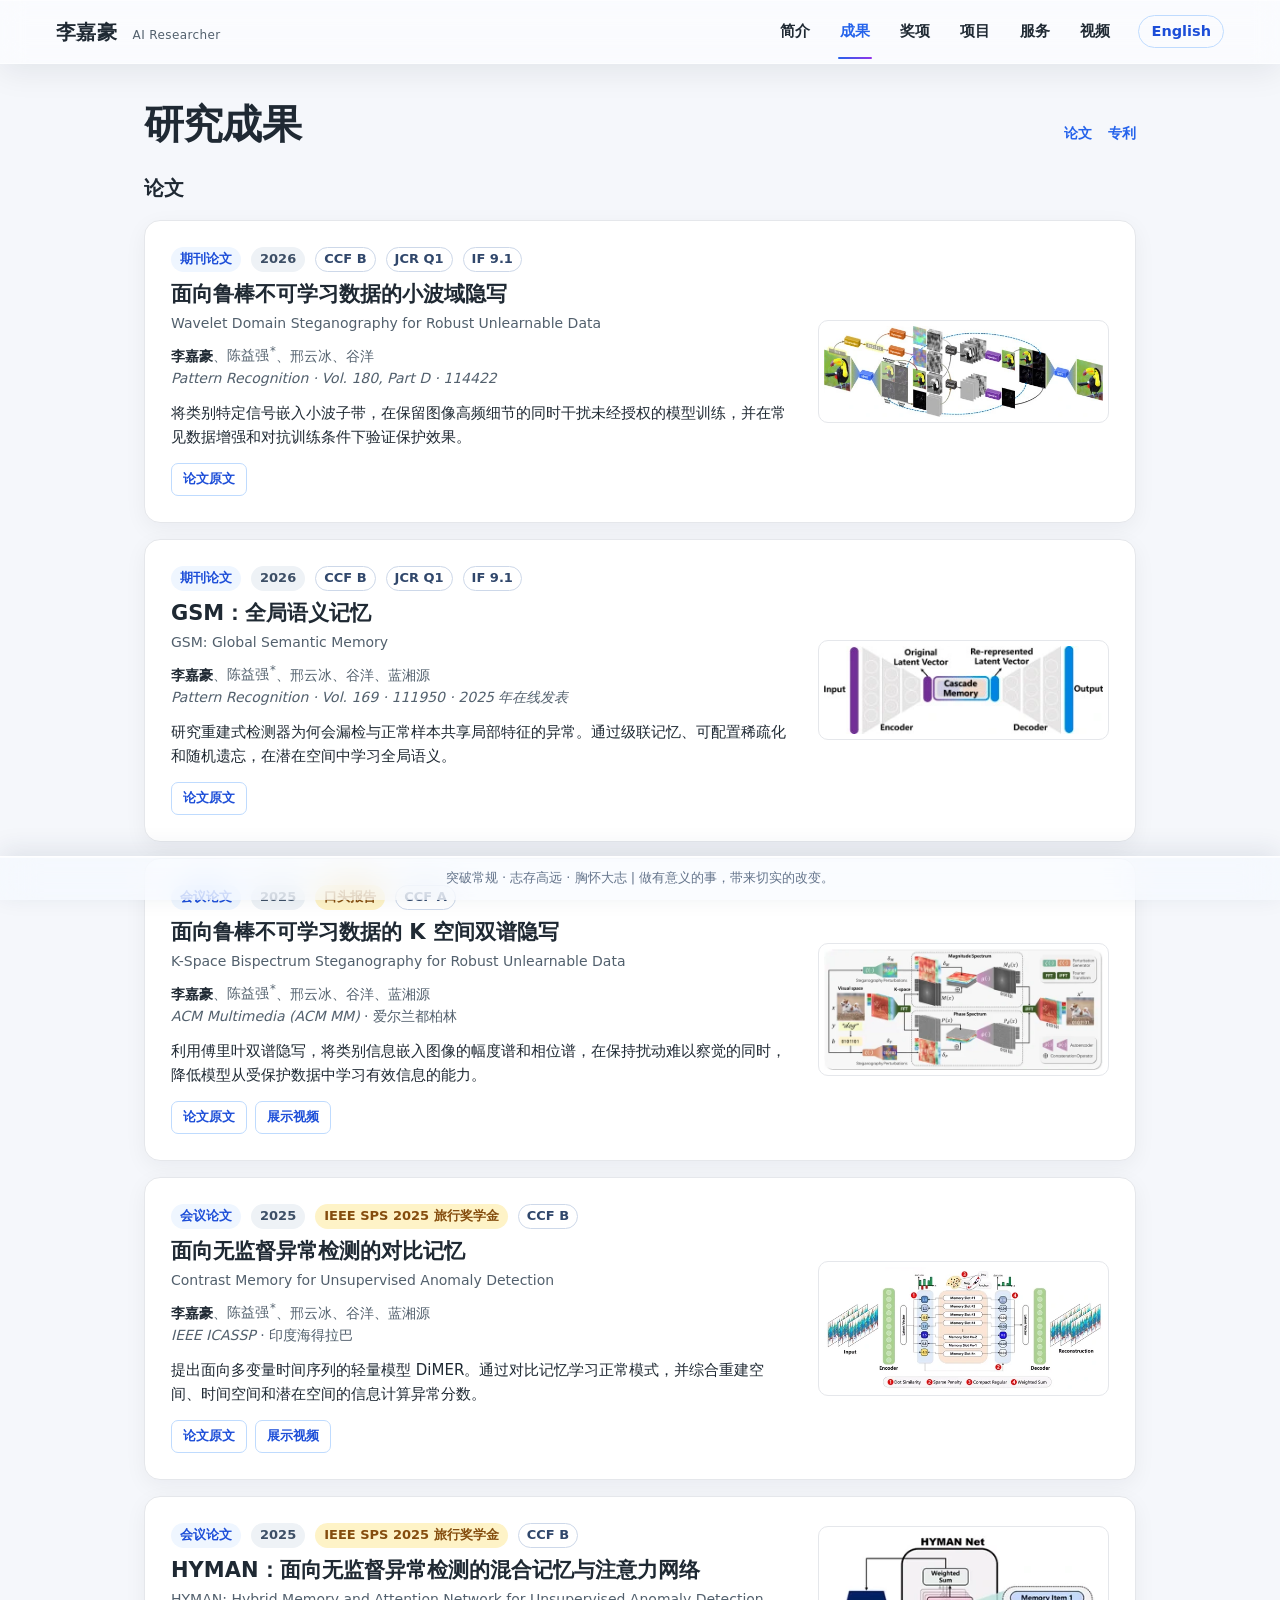
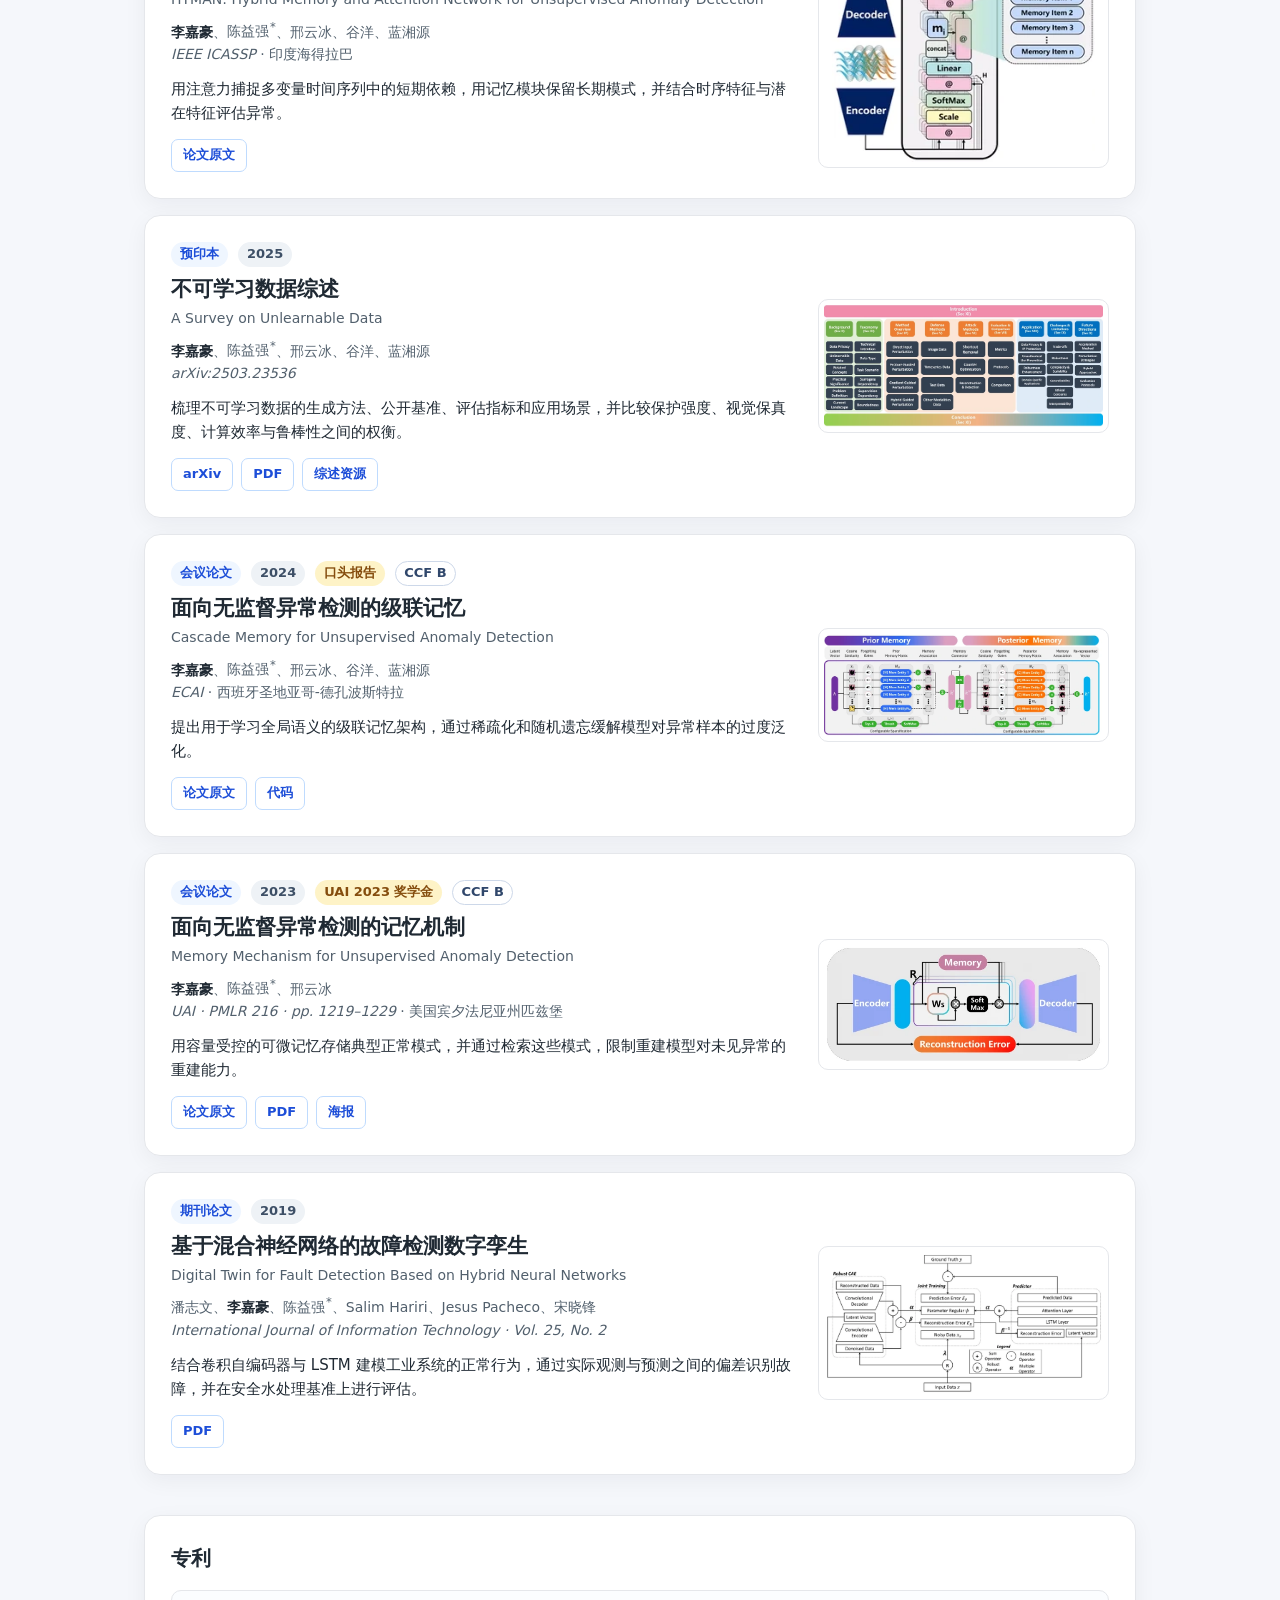
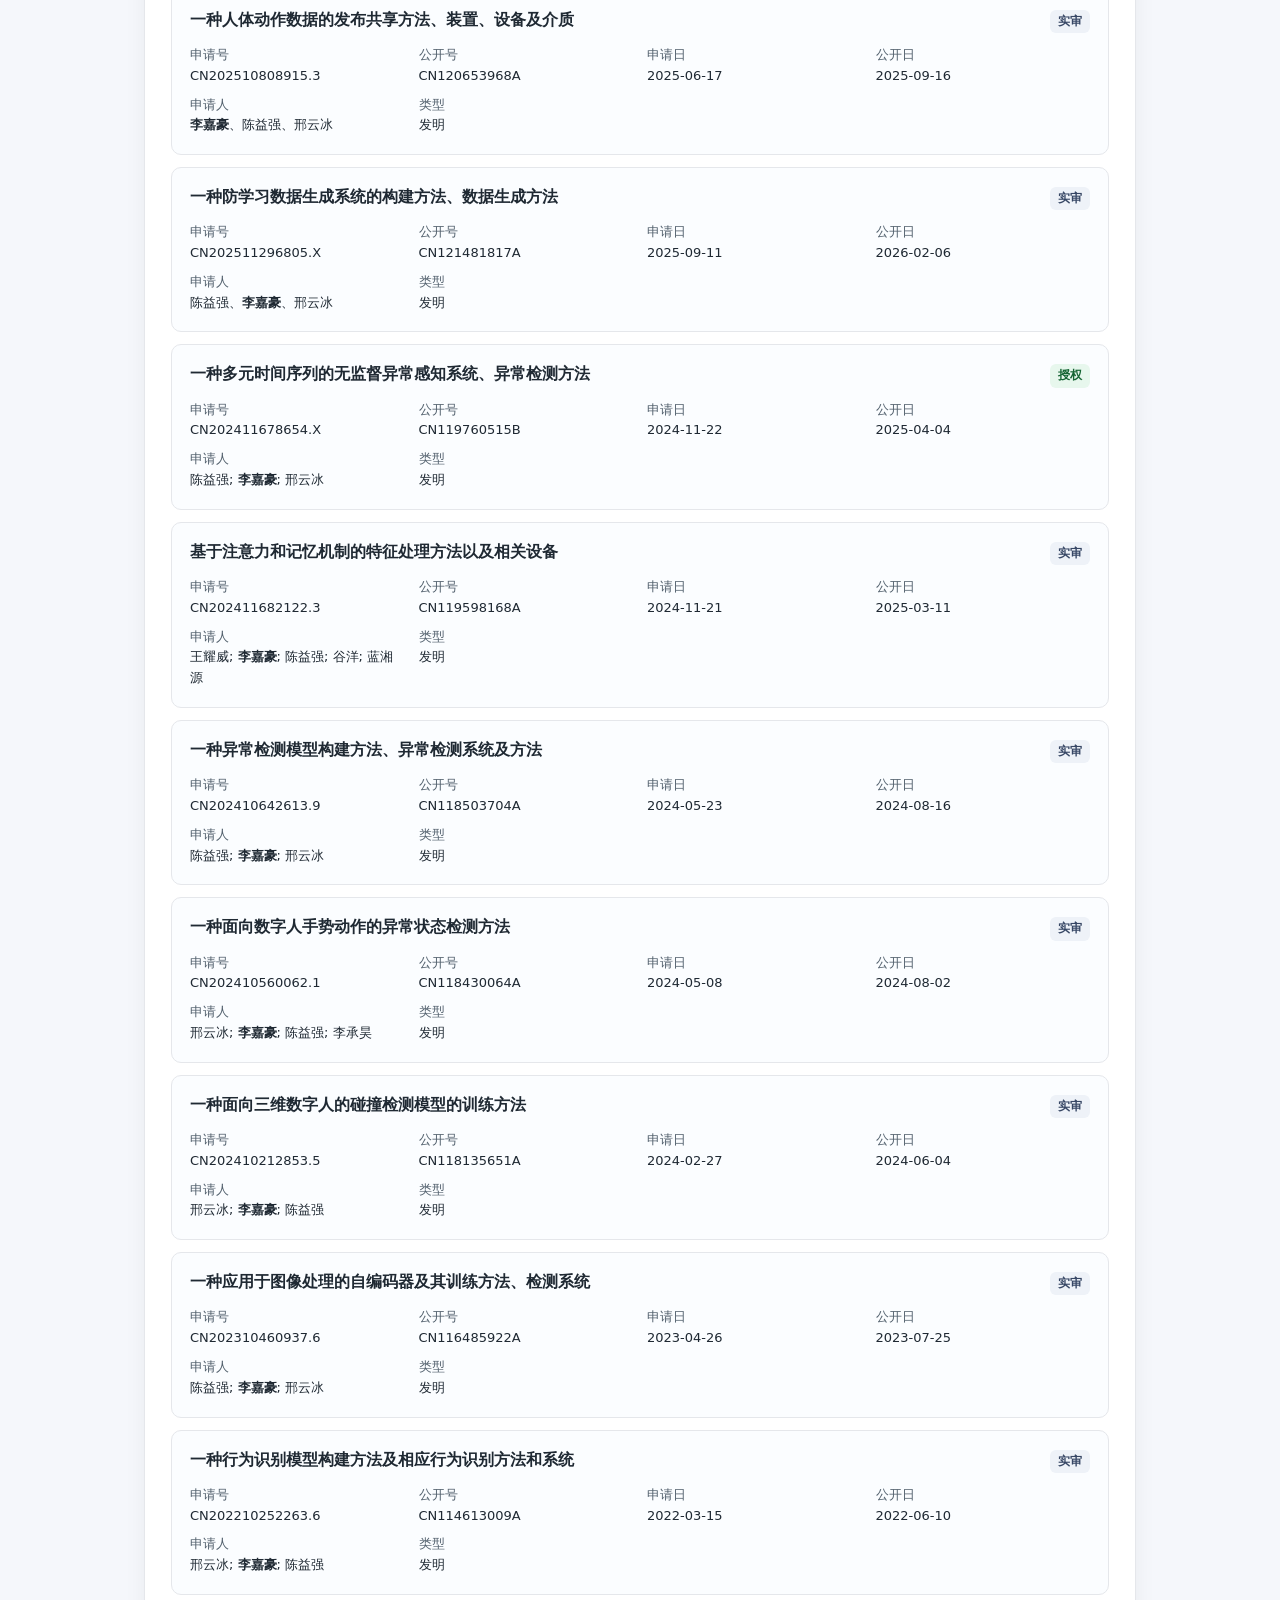
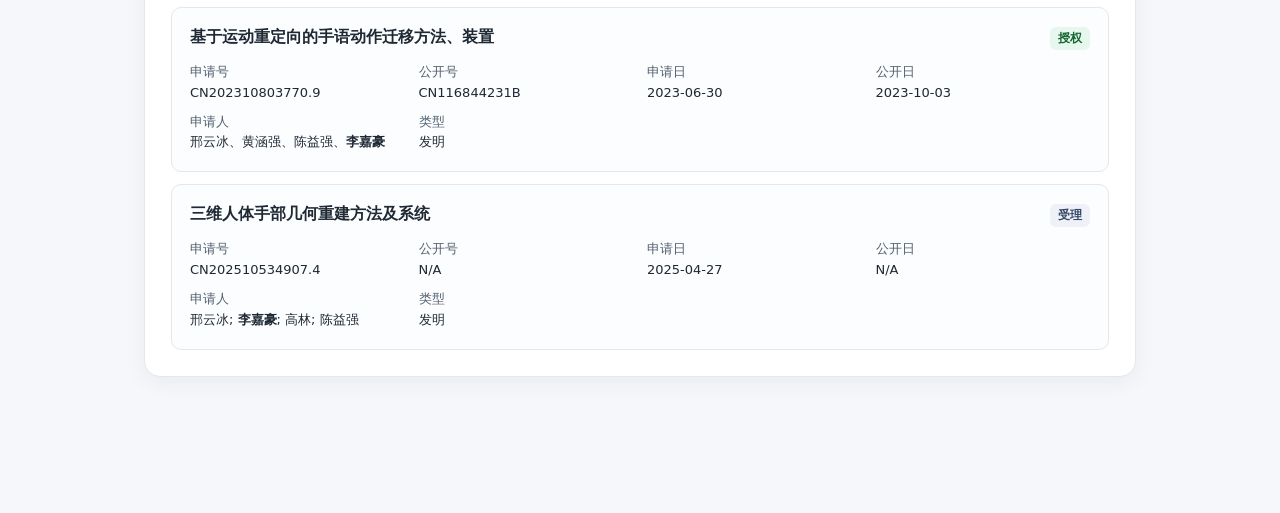
<file: pages/publications_CN.html>
<!doctype html>
<html lang="zh-CN">
<head>
<meta charset="utf-8">
<meta name="viewport" content="width=device-width, initial-scale=1">
<title>研究成果 · 李嘉豪</title>
<link rel="stylesheet" href="../simpleStyle.css">
</head>
<body>

<div class="top-nav">
  <div class="nav-brand">
    李嘉豪 <span lang="en">AI Researcher</span>
  </div>
  <div class="nav-links">
    <a href="index_CN.html">简介</a>
    <a class="active" href="publications_CN.html">成果</a>
    <a href="awards_CN.html">奖项</a>
    <a href="projects_CN.html">项目</a>
    <a href="services_CN.html">服务</a>
    <a href="videos_CN.html">视频</a>
    <a class="language-switch" href="publications.html" lang="en" hreflang="en" aria-label="Switch to English">English</a>
  </div>
</div>

<main class="content publications-page">
  <header class="publications-header">
    <h1>研究成果</h1>
    <nav class="publication-jumps" aria-label="本页导航">
      <a href="#papers">论文</a>
      <a href="#patents">专利</a>
    </nav>
  </header>

  <section id="papers" aria-labelledby="papers-title">
    <h2 id="papers-title">论文</h2>
    <div class="publication-list">
      <article class="publication-card" id="wavelet-domain-steganography" aria-labelledby="wavelet-domain-steganography-title">
        <div class="publication-details">
          <div class="publication-meta">
            <span class="publication-type">期刊论文</span>
            <span class="publication-year">2026</span>
            <span class="publication-rank">CCF B</span>
            <span class="publication-rank">JCR Q1</span>
            <span class="publication-rank">IF 9.1</span>
          </div>
          <h3 id="wavelet-domain-steganography-title"><a href="https://doi.org/10.1016/j.patcog.2026.114422">面向鲁棒不可学习数据的小波域隐写</a></h3>
          <p class="publication-title-en" lang="en">Wavelet Domain Steganography for Robust Unlearnable Data</p>
          <p class="publication-authors"><strong>李嘉豪</strong>、<span class="publication-author">陈益强<sup>*</sup></span>、邢云冰、谷洋</p>
          <p class="publication-venue">Pattern Recognition · Vol. 180, Part D · 114422</p>
          <p class="publication-summary">将类别特定信号嵌入小波子带，在保留图像高频细节的同时干扰未经授权的模型训练，并在常见数据增强和对抗训练条件下验证保护效果。</p>
          <ul class="publication-links">
            <li><a href="https://doi.org/10.1016/j.patcog.2026.114422">论文原文</a></li>
          </ul>
        </div>
        <figure class="publication-figure">
          <img src="../pictures/papers/wavelet-domain-steganography.webp" alt="小波域隐写方法框架" width="534" height="175" loading="lazy" decoding="async">
        </figure>
      </article>

      <article class="publication-card" id="global-semantic-memory" aria-labelledby="global-semantic-memory-title">
        <div class="publication-details">
          <div class="publication-meta">
            <span class="publication-type">期刊论文</span>
            <span class="publication-year">2026</span>
            <span class="publication-rank">CCF B</span>
            <span class="publication-rank">JCR Q1</span>
            <span class="publication-rank">IF 9.1</span>
          </div>
          <h3 id="global-semantic-memory-title"><a href="https://doi.org/10.1016/j.patcog.2025.111950">GSM：全局语义记忆</a></h3>
          <p class="publication-title-en" lang="en">GSM: Global Semantic Memory</p>
          <p class="publication-authors"><strong>李嘉豪</strong>、<span class="publication-author">陈益强<sup>*</sup></span>、邢云冰、谷洋、蓝湘源</p>
          <p class="publication-venue">Pattern Recognition · Vol. 169 · 111950 · 2025 年在线发表</p>
          <p class="publication-summary">研究重建式检测器为何会漏检与正常样本共享局部特征的异常。通过级联记忆、可配置稀疏化和随机遗忘，在潜在空间中学习全局语义。</p>
          <ul class="publication-links">
            <li><a href="https://doi.org/10.1016/j.patcog.2025.111950">论文原文</a></li>
          </ul>
        </div>
        <figure class="publication-figure">
          <img src="../pictures/papers/global-semantic-memory.webp" alt="全局语义记忆网络框架" width="298" height="94" loading="lazy" decoding="async">
        </figure>
      </article>

      <article class="publication-card" id="k-space-bispectrum-steganography" aria-labelledby="k-space-bispectrum-steganography-title">
        <div class="publication-details">
          <div class="publication-meta">
            <span class="publication-type">会议论文</span>
            <span class="publication-year">2025</span>
            <span class="publication-honor">口头报告</span>
            <span class="publication-rank">CCF A</span>
          </div>
          <h3 id="k-space-bispectrum-steganography-title"><a href="https://doi.org/10.1145/3746027.3755349">面向鲁棒不可学习数据的 K 空间双谱隐写</a></h3>
          <p class="publication-title-en" lang="en">K-Space Bispectrum Steganography for Robust Unlearnable Data</p>
          <p class="publication-authors"><strong>李嘉豪</strong>、<span class="publication-author">陈益强<sup>*</sup></span>、邢云冰、谷洋、蓝湘源</p>
          <p class="publication-venue">ACM Multimedia (ACM MM) <span class="publication-location">· 爱尔兰都柏林</span></p>
          <p class="publication-summary">利用傅里叶双谱隐写，将类别信息嵌入图像的幅度谱和相位谱，在保持扰动难以察觉的同时，降低模型从受保护数据中学习有效信息的能力。</p>
          <ul class="publication-links">
            <li><a href="https://doi.org/10.1145/3746027.3755349">论文原文</a></li>
            <li><a href="videos_CN.html#k-space-presentation">展示视频</a></li>
          </ul>
        </div>
        <figure class="publication-figure">
          <img src="../pictures/papers/k-space-bispectrum-steganography.webp" alt="类别编码扰动傅里叶幅度和相位，生成受保护图像" width="628" height="272" loading="lazy" decoding="async">
        </figure>
      </article>

      <article class="publication-card" id="contrast-memory" aria-labelledby="contrast-memory-title">
        <div class="publication-details">
          <div class="publication-meta">
            <span class="publication-type">会议论文</span>
            <span class="publication-year">2025</span>
            <span class="publication-honor">IEEE SPS 2025 旅行奖学金</span>
            <span class="publication-rank">CCF B</span>
          </div>
          <h3 id="contrast-memory-title"><a href="https://doi.org/10.1109/ICASSP49660.2025.10888471">面向无监督异常检测的对比记忆</a></h3>
          <p class="publication-title-en" lang="en">Contrast Memory for Unsupervised Anomaly Detection</p>
          <p class="publication-authors"><strong>李嘉豪</strong>、<span class="publication-author">陈益强<sup>*</sup></span>、邢云冰、谷洋、蓝湘源</p>
          <p class="publication-venue">IEEE ICASSP <span class="publication-location">· 印度海得拉巴</span></p>
          <p class="publication-summary">提出面向多变量时间序列的轻量模型 DiMER。通过对比记忆学习正常模式，并综合重建空间、时间空间和潜在空间的信息计算异常分数。</p>
          <ul class="publication-links">
            <li><a href="https://doi.org/10.1109/ICASSP49660.2025.10888471">论文原文</a></li>
            <li><a href="videos_CN.html#contrast-memory-presentation">展示视频</a></li>
          </ul>
        </div>
        <figure class="publication-figure">
          <img src="../pictures/papers/contrast-memory.webp" alt="DiMER 通过对比记忆处理时间序列并计算异常分数" width="550" height="242" loading="lazy" decoding="async">
        </figure>
      </article>

      <article class="publication-card" id="hyman" aria-labelledby="hyman-title">
        <div class="publication-details">
          <div class="publication-meta">
            <span class="publication-type">会议论文</span>
            <span class="publication-year">2025</span>
            <span class="publication-honor">IEEE SPS 2025 旅行奖学金</span>
            <span class="publication-rank">CCF B</span>
          </div>
          <h3 id="hyman-title"><a href="https://doi.org/10.1109/ICASSP49660.2025.10890028">HYMAN：面向无监督异常检测的混合记忆与注意力网络</a></h3>
          <p class="publication-title-en" lang="en">HYMAN: Hybrid Memory and Attention Network for Unsupervised Anomaly Detection</p>
          <p class="publication-authors"><strong>李嘉豪</strong>、<span class="publication-author">陈益强<sup>*</sup></span>、邢云冰、谷洋、蓝湘源</p>
          <p class="publication-venue">IEEE ICASSP <span class="publication-location">· 印度海得拉巴</span></p>
          <p class="publication-summary">用注意力捕捉多变量时间序列中的短期依赖，用记忆模块保留长期模式，并结合时序特征与潜在特征评估异常。</p>
          <ul class="publication-links">
            <li><a href="https://doi.org/10.1109/ICASSP49660.2025.10890028">论文原文</a></li>
          </ul>
        </div>
        <figure class="publication-figure">
          <img src="../pictures/papers/hyman.webp" alt="HYMAN 结合注意力和记忆评估时间序列异常" width="307" height="269" loading="lazy" decoding="async">
        </figure>
      </article>

      <article class="publication-card" id="survey-unlearnable-data" aria-labelledby="survey-unlearnable-data-title">
        <div class="publication-details">
          <div class="publication-meta">
            <span class="publication-type">预印本</span>
            <span class="publication-year">2025</span>
          </div>
          <h3 id="survey-unlearnable-data-title"><a href="https://arxiv.org/abs/2503.23536">不可学习数据综述</a></h3>
          <p class="publication-title-en" lang="en">A Survey on Unlearnable Data</p>
          <p class="publication-authors"><strong>李嘉豪</strong>、<span class="publication-author">陈益强<sup>*</sup></span>、邢云冰、谷洋、蓝湘源</p>
          <p class="publication-venue">arXiv:2503.23536</p>
          <p class="publication-summary">梳理不可学习数据的生成方法、公开基准、评估指标和应用场景，并比较保护强度、视觉保真度、计算效率与鲁棒性之间的权衡。</p>
          <ul class="publication-links">
            <li><a href="https://arxiv.org/abs/2503.23536">arXiv</a></li>
            <li><a href="https://arxiv.org/pdf/2503.23536">PDF</a></li>
            <li><a href="https://github.com/LiJiahao-Alex/Awesome-UnLearnable-Data">综述资源</a></li>
          </ul>
        </div>
        <figure class="publication-figure">
          <img src="../pictures/papers/survey-unlearnable-data.webp" alt="《不可学习数据综述》图 2" width="780" height="341" loading="lazy" decoding="async">
        </figure>
      </article>

      <article class="publication-card" id="cascade-memory" aria-labelledby="cascade-memory-title">
        <div class="publication-details">
          <div class="publication-meta">
            <span class="publication-type">会议论文</span>
            <span class="publication-year">2024</span>
            <span class="publication-honor">口头报告</span>
            <span class="publication-rank">CCF B</span>
          </div>
          <h3 id="cascade-memory-title"><a href="https://doi.org/10.3233/FAIA240822">面向无监督异常检测的级联记忆</a></h3>
          <p class="publication-title-en" lang="en">Cascade Memory for Unsupervised Anomaly Detection</p>
          <p class="publication-authors"><strong>李嘉豪</strong>、<span class="publication-author">陈益强<sup>*</sup></span>、邢云冰、谷洋、蓝湘源</p>
          <p class="publication-venue">ECAI <span class="publication-location">· 西班牙圣地亚哥-德孔波斯特拉</span></p>
          <p class="publication-summary">提出用于学习全局语义的级联记忆架构，通过稀疏化和随机遗忘缓解模型对异常样本的过度泛化。</p>
          <ul class="publication-links">
            <li><a href="https://doi.org/10.3233/FAIA240822">论文原文</a></li>
            <li><a href="https://github.com/LiJiahao-Alex/Cascade-Memory">代码</a></li>
          </ul>
        </div>
        <figure class="publication-figure">
          <img src="../pictures/papers/cascade-memory.webp" alt="级联记忆架构" width="780" height="285" loading="lazy" decoding="async">
        </figure>
      </article>

      <article class="publication-card" id="memory-mechanism" aria-labelledby="memory-mechanism-title">
        <div class="publication-details">
          <div class="publication-meta">
            <span class="publication-type">会议论文</span>
            <span class="publication-year">2023</span>
            <span class="publication-honor">UAI 2023 奖学金</span>
            <span class="publication-rank">CCF B</span>
          </div>
          <h3 id="memory-mechanism-title"><a href="https://proceedings.mlr.press/v216/li23a.html">面向无监督异常检测的记忆机制</a></h3>
          <p class="publication-title-en" lang="en">Memory Mechanism for Unsupervised Anomaly Detection</p>
          <p class="publication-authors"><strong>李嘉豪</strong>、<span class="publication-author">陈益强<sup>*</sup></span>、邢云冰</p>
          <p class="publication-venue">UAI · PMLR 216 · pp. 1219–1229 <span class="publication-location">· 美国宾夕法尼亚州匹兹堡</span></p>
          <p class="publication-summary">用容量受控的可微记忆存储典型正常模式，并通过检索这些模式，限制重建模型对未见异常的重建能力。</p>
          <ul class="publication-links">
            <li><a href="https://proceedings.mlr.press/v216/li23a.html">论文原文</a></li>
            <li><a href="https://proceedings.mlr.press/v216/li23a/li23a.pdf">PDF</a></li>
            <li><a href="https://www.auai.org/uai2023/posters/80.pdf">海报</a></li>
          </ul>
        </div>
        <figure class="publication-figure">
          <img src="../pictures/papers/memory-mechanism.webp" alt="通过正常模式记忆约束重建，检测异常" width="494" height="210" loading="lazy" decoding="async">
        </figure>
      </article>

      <article class="publication-card" id="digital-twin-fault-detection" aria-labelledby="digital-twin-fault-detection-title">
        <div class="publication-details">
          <div class="publication-meta">
            <span class="publication-type">期刊论文</span>
            <span class="publication-year">2019</span>
          </div>
          <h3 id="digital-twin-fault-detection-title"><a href="https://intjit.org/journal/download/down.php?file=%2F25%2F2%2F252_4.pdf">基于混合神经网络的故障检测数字孪生</a></h3>
          <p class="publication-title-en" lang="en">Digital Twin for Fault Detection Based on Hybrid Neural Networks</p>
          <p class="publication-authors">潘志文、<strong>李嘉豪</strong>、<span class="publication-author">陈益强<sup>*</sup></span>、Salim Hariri、Jesus Pacheco、宋晓锋</p>
          <p class="publication-venue">International Journal of Information Technology · Vol. 25, No. 2</p>
          <p class="publication-summary">结合卷积自编码器与 LSTM 建模工业系统的正常行为，通过实际观测与预测之间的偏差识别故障，并在安全水处理基准上进行评估。</p>
          <ul class="publication-links">
            <li><a href="https://intjit.org/journal/download/down.php?file=%2F25%2F2%2F252_4.pdf">PDF</a></li>
          </ul>
        </div>
        <figure class="publication-figure">
          <img src="../pictures/papers/digital-twin-fault-detection.webp" alt="数字孪生用自编码器和 LSTM 建模传感器数据，通过残差识别故障" width="780" height="396" loading="lazy" decoding="async">
        </figure>
      </article>
    </div>
  </section>

  <section class="section patents-section" id="patents" aria-labelledby="patents-title">
    <h2 id="patents-title">专利</h2>

    <ul class="patent-list">
      <li class="patent-card">
        <div class="patent-heading">
          <h3>一种人体动作数据的发布共享方法、装置、设备及介质</h3>
          <span class="patent-status">实审</span>
        </div>
        <dl class="patent-details">
            <div><dt>申请号</dt><dd>CN202510808915.3</dd></div>
            <div><dt>公开号</dt><dd>CN120653968A</dd></div>
            <div><dt>申请日</dt><dd>2025-06-17</dd></div>
            <div><dt>公开日</dt><dd>2025-09-16</dd></div>
            <div><dt>申请人</dt><dd><b>李嘉豪</b>、陈益强、邢云冰</dd></div>
            <div><dt>类型</dt><dd>发明</dd></div>
        </dl>
      </li>
      <li class="patent-card">
        <div class="patent-heading">
          <h3>一种防学习数据生成系统的构建方法、数据生成方法</h3>
          <span class="patent-status">实审</span>
        </div>
        <dl class="patent-details">
            <div><dt>申请号</dt><dd>CN202511296805.X</dd></div>
            <div><dt>公开号</dt><dd>CN121481817A</dd></div>
            <div><dt>申请日</dt><dd>2025-09-11</dd></div>
            <div><dt>公开日</dt><dd>2026-02-06</dd></div>
            <div><dt>申请人</dt><dd>陈益强、<b>李嘉豪</b>、邢云冰</dd></div>
            <div><dt>类型</dt><dd>发明</dd></div>
        </dl>
      </li>
      <li class="patent-card">
        <div class="patent-heading">
          <h3>一种多元时间序列的无监督异常感知系统、异常检测方法</h3>
          <span class="patent-status is-granted">授权</span>
        </div>
        <dl class="patent-details">
            <div><dt>申请号</dt><dd>CN202411678654.X</dd></div>
            <div><dt>公开号</dt><dd>CN119760515B</dd></div>
            <div><dt>申请日</dt><dd>2024-11-22</dd></div>
            <div><dt>公开日</dt><dd>2025-04-04</dd></div>
            <div><dt>申请人</dt><dd>陈益强; <b>李嘉豪</b>; 邢云冰</dd></div>
            <div><dt>类型</dt><dd>发明</dd></div>
        </dl>
      </li>
      <li class="patent-card">
        <div class="patent-heading">
          <h3>基于注意力和记忆机制的特征处理方法以及相关设备</h3>
          <span class="patent-status">实审</span>
        </div>
        <dl class="patent-details">
            <div><dt>申请号</dt><dd>CN202411682122.3</dd></div>
            <div><dt>公开号</dt><dd>CN119598168A</dd></div>
            <div><dt>申请日</dt><dd>2024-11-21</dd></div>
            <div><dt>公开日</dt><dd>2025-03-11</dd></div>
            <div><dt>申请人</dt><dd>王耀威; <b>李嘉豪</b>; 陈益强; 谷洋; 蓝湘源</dd></div>
            <div><dt>类型</dt><dd>发明</dd></div>
        </dl>
      </li>
      <li class="patent-card">
        <div class="patent-heading">
          <h3>一种异常检测模型构建方法、异常检测系统及方法</h3>
          <span class="patent-status">实审</span>
        </div>
        <dl class="patent-details">
            <div><dt>申请号</dt><dd>CN202410642613.9</dd></div>
            <div><dt>公开号</dt><dd>CN118503704A</dd></div>
            <div><dt>申请日</dt><dd>2024-05-23</dd></div>
            <div><dt>公开日</dt><dd>2024-08-16</dd></div>
            <div><dt>申请人</dt><dd>陈益强; <b>李嘉豪</b>; 邢云冰</dd></div>
            <div><dt>类型</dt><dd>发明</dd></div>
        </dl>
      </li>
      <li class="patent-card">
        <div class="patent-heading">
          <h3>一种面向数字人手势动作的异常状态检测方法</h3>
          <span class="patent-status">实审</span>
        </div>
        <dl class="patent-details">
            <div><dt>申请号</dt><dd>CN202410560062.1</dd></div>
            <div><dt>公开号</dt><dd>CN118430064A</dd></div>
            <div><dt>申请日</dt><dd>2024-05-08</dd></div>
            <div><dt>公开日</dt><dd>2024-08-02</dd></div>
            <div><dt>申请人</dt><dd>邢云冰; <b>李嘉豪</b>; 陈益强; 李承昊</dd></div>
            <div><dt>类型</dt><dd>发明</dd></div>
        </dl>
      </li>
      <li class="patent-card">
        <div class="patent-heading">
          <h3>一种面向三维数字人的碰撞检测模型的训练方法</h3>
          <span class="patent-status">实审</span>
        </div>
        <dl class="patent-details">
            <div><dt>申请号</dt><dd>CN202410212853.5</dd></div>
            <div><dt>公开号</dt><dd>CN118135651A</dd></div>
            <div><dt>申请日</dt><dd>2024-02-27</dd></div>
            <div><dt>公开日</dt><dd>2024-06-04</dd></div>
            <div><dt>申请人</dt><dd>邢云冰; <b>李嘉豪</b>; 陈益强</dd></div>
            <div><dt>类型</dt><dd>发明</dd></div>
        </dl>
      </li>
      <li class="patent-card">
        <div class="patent-heading">
          <h3>一种应用于图像处理的自编码器及其训练方法、检测系统</h3>
          <span class="patent-status">实审</span>
        </div>
        <dl class="patent-details">
            <div><dt>申请号</dt><dd>CN202310460937.6</dd></div>
            <div><dt>公开号</dt><dd>CN116485922A</dd></div>
            <div><dt>申请日</dt><dd>2023-04-26</dd></div>
            <div><dt>公开日</dt><dd>2023-07-25</dd></div>
            <div><dt>申请人</dt><dd>陈益强; <b>李嘉豪</b>; 邢云冰</dd></div>
            <div><dt>类型</dt><dd>发明</dd></div>
        </dl>
      </li>
      <li class="patent-card">
        <div class="patent-heading">
          <h3>一种行为识别模型构建方法及相应行为识别方法和系统</h3>
          <span class="patent-status">实审</span>
        </div>
        <dl class="patent-details">
            <div><dt>申请号</dt><dd>CN202210252263.6</dd></div>
            <div><dt>公开号</dt><dd>CN114613009A</dd></div>
            <div><dt>申请日</dt><dd>2022-03-15</dd></div>
            <div><dt>公开日</dt><dd>2022-06-10</dd></div>
            <div><dt>申请人</dt><dd>邢云冰; <b>李嘉豪</b>; 陈益强</dd></div>
            <div><dt>类型</dt><dd>发明</dd></div>
        </dl>
      </li>
      <li class="patent-card">
        <div class="patent-heading">
          <h3>基于运动重定向的手语动作迁移方法、装置</h3>
          <span class="patent-status is-granted">授权</span>
        </div>
        <dl class="patent-details">
            <div><dt>申请号</dt><dd>CN202310803770.9</dd></div>
            <div><dt>公开号</dt><dd>CN116844231B</dd></div>
            <div><dt>申请日</dt><dd>2023-06-30</dd></div>
            <div><dt>公开日</dt><dd>2023-10-03</dd></div>
            <div><dt>申请人</dt><dd>邢云冰、黄涵强、陈益强、<b>李嘉豪</b></dd></div>
            <div><dt>类型</dt><dd>发明</dd></div>
        </dl>
      </li>
      <li class="patent-card">
        <div class="patent-heading">
          <h3>三维人体手部几何重建方法及系统</h3>
          <span class="patent-status">受理</span>
        </div>
        <dl class="patent-details">
            <div><dt>申请号</dt><dd>CN202510534907.4</dd></div>
            <div><dt>公开号</dt><dd>N/A</dd></div>
            <div><dt>申请日</dt><dd>2025-04-27</dd></div>
            <div><dt>公开日</dt><dd>N/A</dd></div>
            <div><dt>申请人</dt><dd>邢云冰; <b>李嘉豪</b>; 高林; 陈益强</dd></div>
            <div><dt>类型</dt><dd>发明</dd></div>
        </dl>
      </li>
    </ul>
  </section>
</main>



<div id="gg">
      <div ><a  target="_blank">突破常规 · 志存高远 · 胸怀大志 | 做有意义的事，带来切实的改变。</a> </div>
</div>


<script src="../scripts/publication-highlight.js" defer></script>
</body>
</html>
</file>
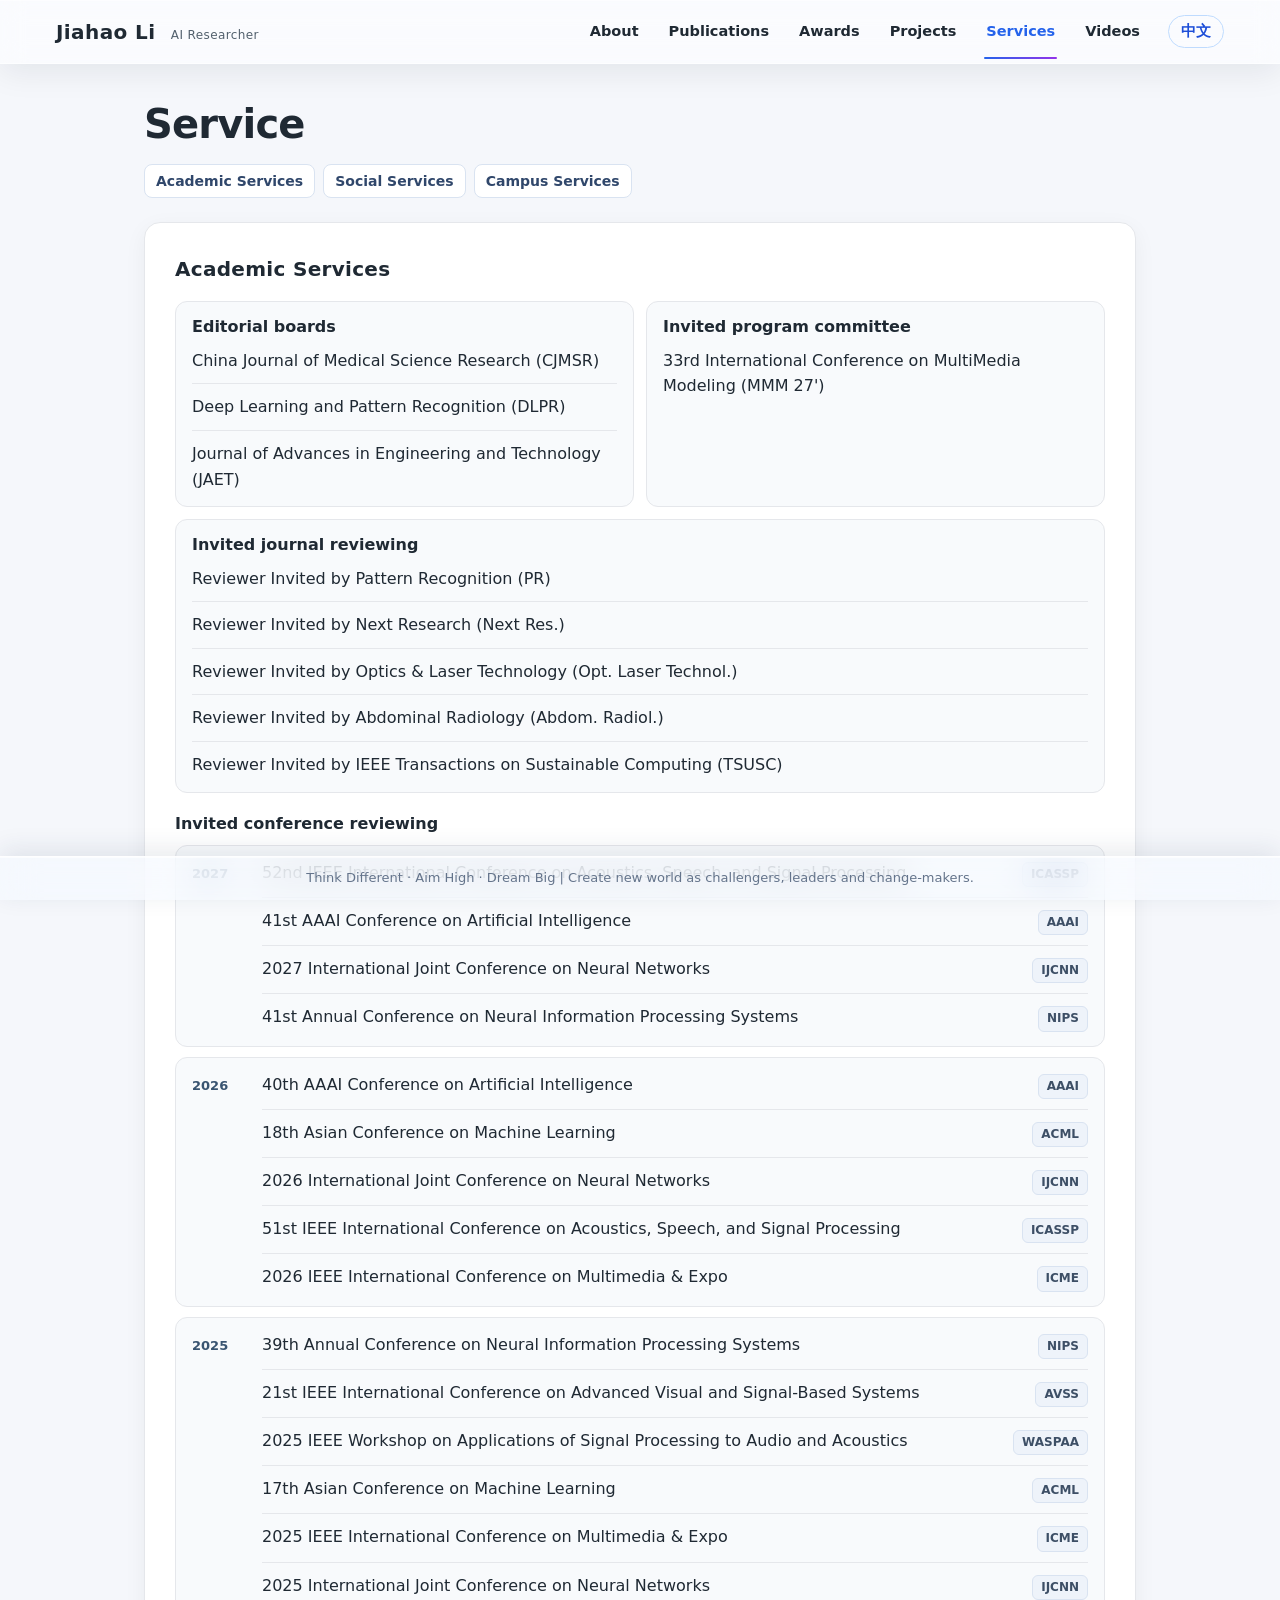
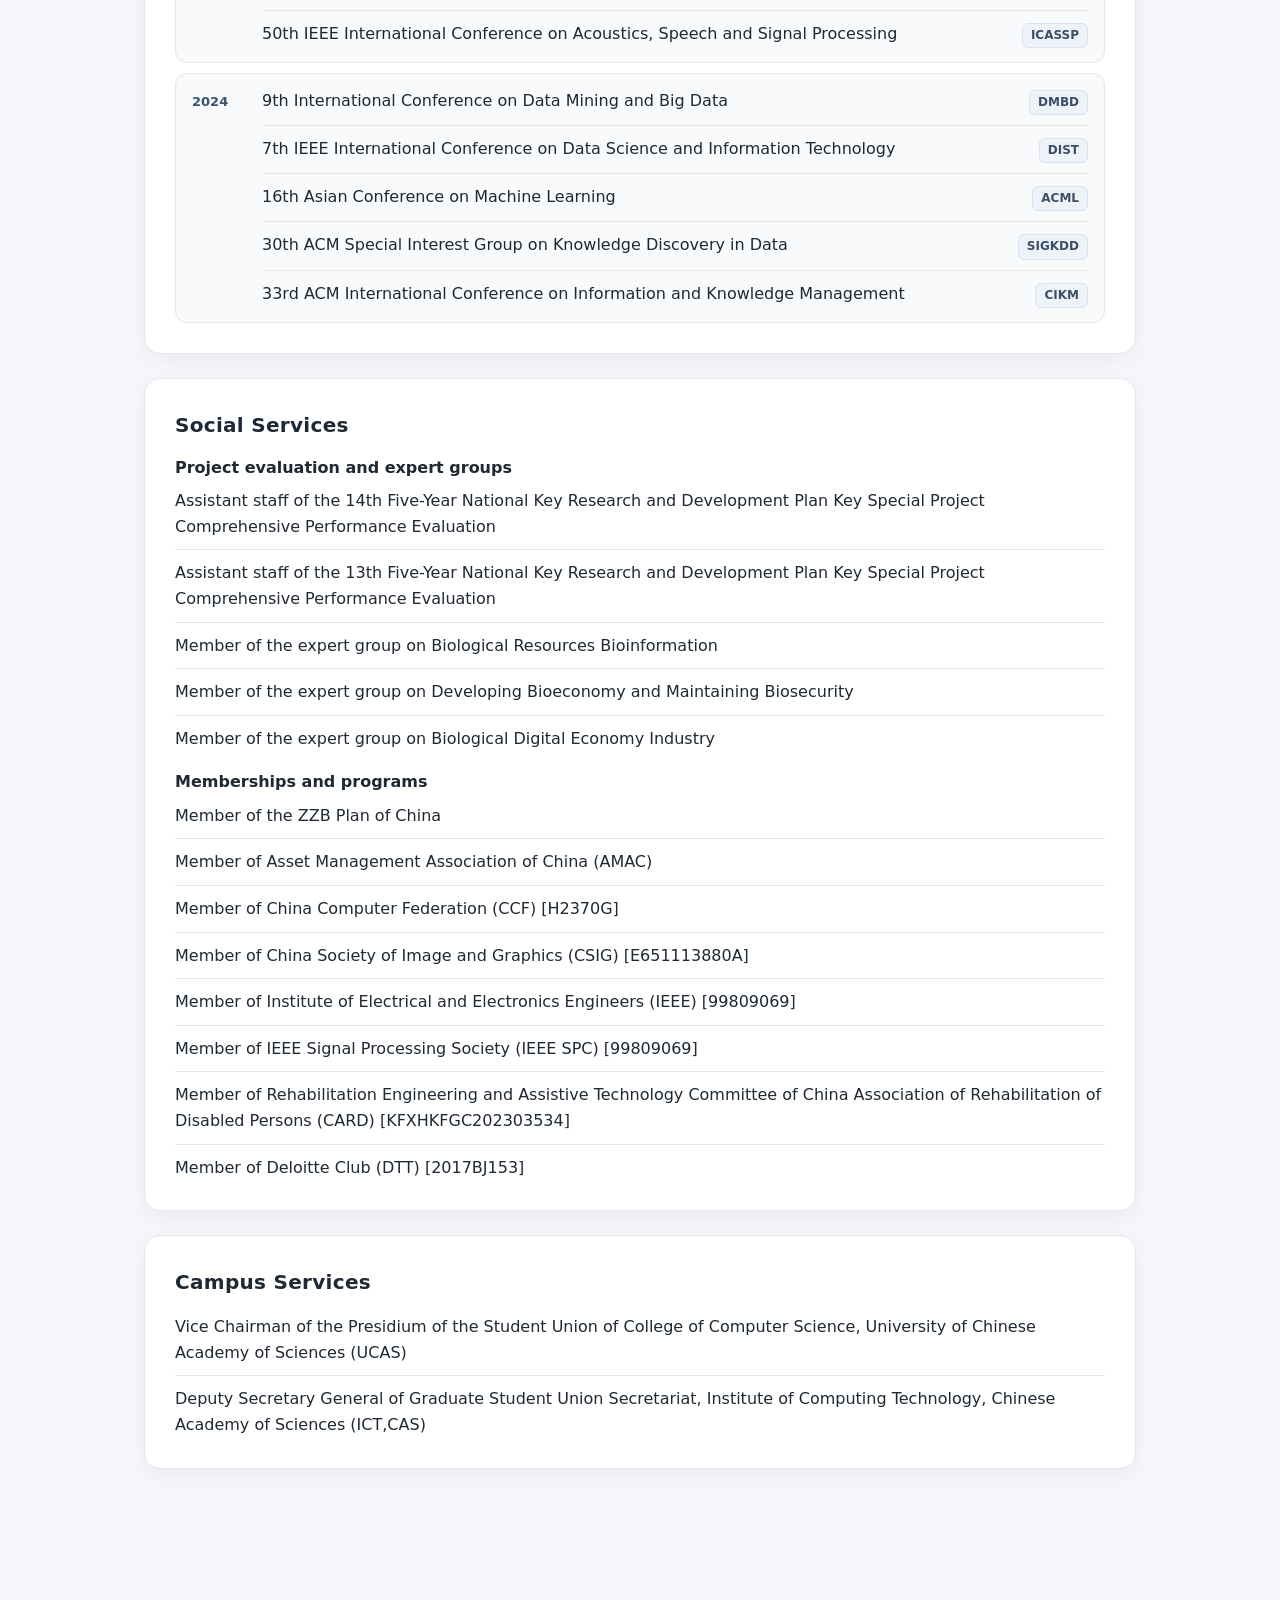
<file: pages/services.html>
<!doctype html>
<html lang="en">
<head>
<meta charset="utf-8">
<meta name="viewport" content="width=device-width, initial-scale=1">
<title>Service · Jiahao Li</title>
<link rel="stylesheet" href="../simpleStyle.css">
</head>
<body class="directory-body">

<div class="top-nav">
  <div class="nav-brand">
    Jiahao Li <span>AI Researcher</span>
  </div>
  <div class="nav-links">
    <a href="../index.html">About</a>
    <a href="publications.html">Publications</a>
    <a href="awards.html">Awards</a>
    <a href="projects.html">Projects</a>
    <a class="active" aria-current="page" href="services.html">Services</a>
    <a href="videos.html">Videos</a>
    <a class="language-switch" href="services_CN.html" lang="zh-CN" hreflang="zh-CN" aria-label="切换至中文">中文</a>
  </div>
</div>

<main class="content directory-page services-page">
  <header class="directory-header">
    <h1>Service</h1>
    <nav class="directory-jumps" aria-label="On this page">
      <a href="#academic-service">Academic Services</a>
      <a href="#social-service">Social Services</a>
      <a href="#campus-service">Campus Services</a>
    </nav>
  </header>

  <section class="section directory-section" id="academic-service" aria-labelledby="academic-service-heading">
    <h2 id="academic-service-heading">Academic Services</h2>
    <div class="service-directory-grid">
      <div class="directory-group">
        <h3>Editorial boards</h3>
        <ul class="directory-list">
          <li>China Journal of Medical Science Research (CJMSR)</li>
          <li>Deep Learning and Pattern Recognition (DLPR)</li>
          <li>Journal of Advances in Engineering and Technology (JAET)</li>
        </ul>
      </div>
      <div class="directory-group">
        <h3>Invited program committee</h3>
        <ul class="directory-list">
          <li>33rd International Conference on MultiMedia Modeling (MMM 27')</li>
        </ul>
      </div>
      <div class="directory-group journal-review-group">
        <h3>Invited journal reviewing</h3>
        <ul class="directory-list">
          <li>Reviewer Invited by Pattern Recognition (PR)</li>
          <li>Reviewer Invited by Next Research (Next Res.)</li>
          <li>Reviewer Invited by Optics &amp; Laser Technology (Opt. Laser Technol.)</li>
          <li>Reviewer Invited by Abdominal Radiology (Abdom. Radiol.)</li>
          <li>Reviewer Invited by IEEE Transactions on Sustainable Computing (TSUSC)</li>
        </ul>
      </div>
    </div>
    <div class="directory-group conference-group">
      <h3>Invited conference reviewing</h3>
      <div class="conference-year"><h4><time datetime="2027">2027</time></h4>
        <ul class="directory-list">
          <li><span>52nd IEEE International Conference on Acoustics, Speech, and Signal Processing</span> <span class="directory-tag">ICASSP</span></li>
          <li><span>41st AAAI Conference on Artificial Intelligence</span> <span class="directory-tag">AAAI</span></li>
          <li><span>2027 International Joint Conference on Neural Networks</span> <span class="directory-tag">IJCNN</span></li>
          <li><span>41st Annual Conference on Neural Information Processing Systems</span> <span class="directory-tag">NIPS</span></li>
        </ul>
      </div>
      <div class="conference-year"><h4><time datetime="2026">2026</time></h4>
        <ul class="directory-list">
          <li><span>40th AAAI Conference on Artificial Intelligence</span> <span class="directory-tag">AAAI</span></li>
          <li><span>18th Asian Conference on Machine Learning</span> <span class="directory-tag">ACML</span></li>
          <li><span>2026 International Joint Conference on Neural Networks</span> <span class="directory-tag">IJCNN</span></li>
          <li><span>51st IEEE International Conference on Acoustics, Speech, and Signal Processing</span> <span class="directory-tag">ICASSP</span></li>
          <li><span>2026 IEEE International Conference on Multimedia &amp; Expo</span> <span class="directory-tag">ICME</span></li>
        </ul>
      </div>
      <div class="conference-year"><h4><time datetime="2025">2025</time></h4>
        <ul class="directory-list">
          <li><span>39th Annual Conference on Neural Information Processing Systems</span> <span class="directory-tag">NIPS</span></li>
          <li><span>21st IEEE International Conference on Advanced Visual and Signal-Based Systems</span> <span class="directory-tag">AVSS</span></li>
          <li><span>2025 IEEE Workshop on Applications of Signal Processing to Audio and Acoustics</span> <span class="directory-tag">WASPAA</span></li>
          <li><span>17th Asian Conference on Machine Learning</span> <span class="directory-tag">ACML</span></li>
          <li><span>2025 IEEE International Conference on Multimedia &amp; Expo</span> <span class="directory-tag">ICME</span></li>
          <li><span>2025 International Joint Conference on Neural Networks</span> <span class="directory-tag">IJCNN</span></li>
          <li><span>50th IEEE International Conference on Acoustics, Speech and Signal Processing</span> <span class="directory-tag">ICASSP</span></li>
        </ul>
      </div>
      <div class="conference-year"><h4><time datetime="2024">2024</time></h4>
        <ul class="directory-list">
          <li><span>9th International Conference on Data Mining and Big Data</span> <span class="directory-tag">DMBD</span></li>
          <li><span>7th IEEE International Conference on Data Science and Information Technology</span> <span class="directory-tag">DIST</span></li>
          <li><span>16th Asian Conference on Machine Learning</span> <span class="directory-tag">ACML</span></li>
          <li><span>30th ACM Special Interest Group on Knowledge Discovery in Data</span> <span class="directory-tag">SIGKDD</span></li>
          <li><span>33rd ACM International Conference on Information and Knowledge Management</span> <span class="directory-tag">CIKM</span></li>
        </ul>
      </div>
    </div>
  </section>

  <section class="section directory-section" id="social-service" aria-labelledby="social-service-heading">
    <h2 id="social-service-heading">Social Services</h2>
    <div class="directory-group">
      <h3>Project evaluation and expert groups</h3>
      <ul class="directory-list">
        <li>Assistant staff of the 14th Five-Year National Key Research and Development Plan Key Special Project Comprehensive Performance Evaluation</li>
        <li>Assistant staff of the 13th Five-Year National Key Research and Development Plan Key Special Project Comprehensive Performance Evaluation</li>
        <li>Member of the expert group on Biological Resources Bioinformation</li>
        <li>Member of the expert group on Developing Bioeconomy and Maintaining Biosecurity</li>
        <li>Member of the expert group on Biological Digital Economy Industry</li>
      </ul>
    </div>
    <div class="directory-group">
      <h3>Memberships and programs</h3>
      <ul class="directory-list">
        <li>Member of the ZZB Plan of China</li>
        <li>Member of Asset Management Association of China (AMAC)</li>
        <li>Member of China Computer Federation (CCF) [H2370G]</li>
        <li>Member of China Society of Image and Graphics (CSIG) [E651113880A]</li>
        <li>Member of Institute of Electrical and Electronics Engineers (IEEE) [99809069]</li>
        <li>Member of IEEE Signal Processing Society (IEEE SPC) [99809069]</li>
        <li>Member of Rehabilitation Engineering and Assistive Technology Committee of China Association of Rehabilitation of Disabled Persons (CARD) [KFXHKFGC202303534]</li>
        <li>Member of Deloitte Club (DTT) [2017BJ153]</li>
      </ul>
    </div>
  </section>

  <section class="section directory-section" id="campus-service" aria-labelledby="campus-service-heading">
    <h2 id="campus-service-heading">Campus Services</h2>
    <ul class="directory-list">
      <li>Vice Chairman of the Presidium of the Student Union of College of Computer Science, University of Chinese Academy of Sciences (UCAS)</li>
      <li>Deputy Secretary General of Graduate Student Union Secretariat, Institute of Computing Technology, Chinese Academy of Sciences (ICT,CAS)</li>
    </ul>
  </section>
</main>

<div id="gg">
      <div ><a  target="_blank">Think Different · Aim High · Dream Big | Create new world as challengers, leaders and change-makers.</a> </div>
</div>

</body>
</html>
</file>
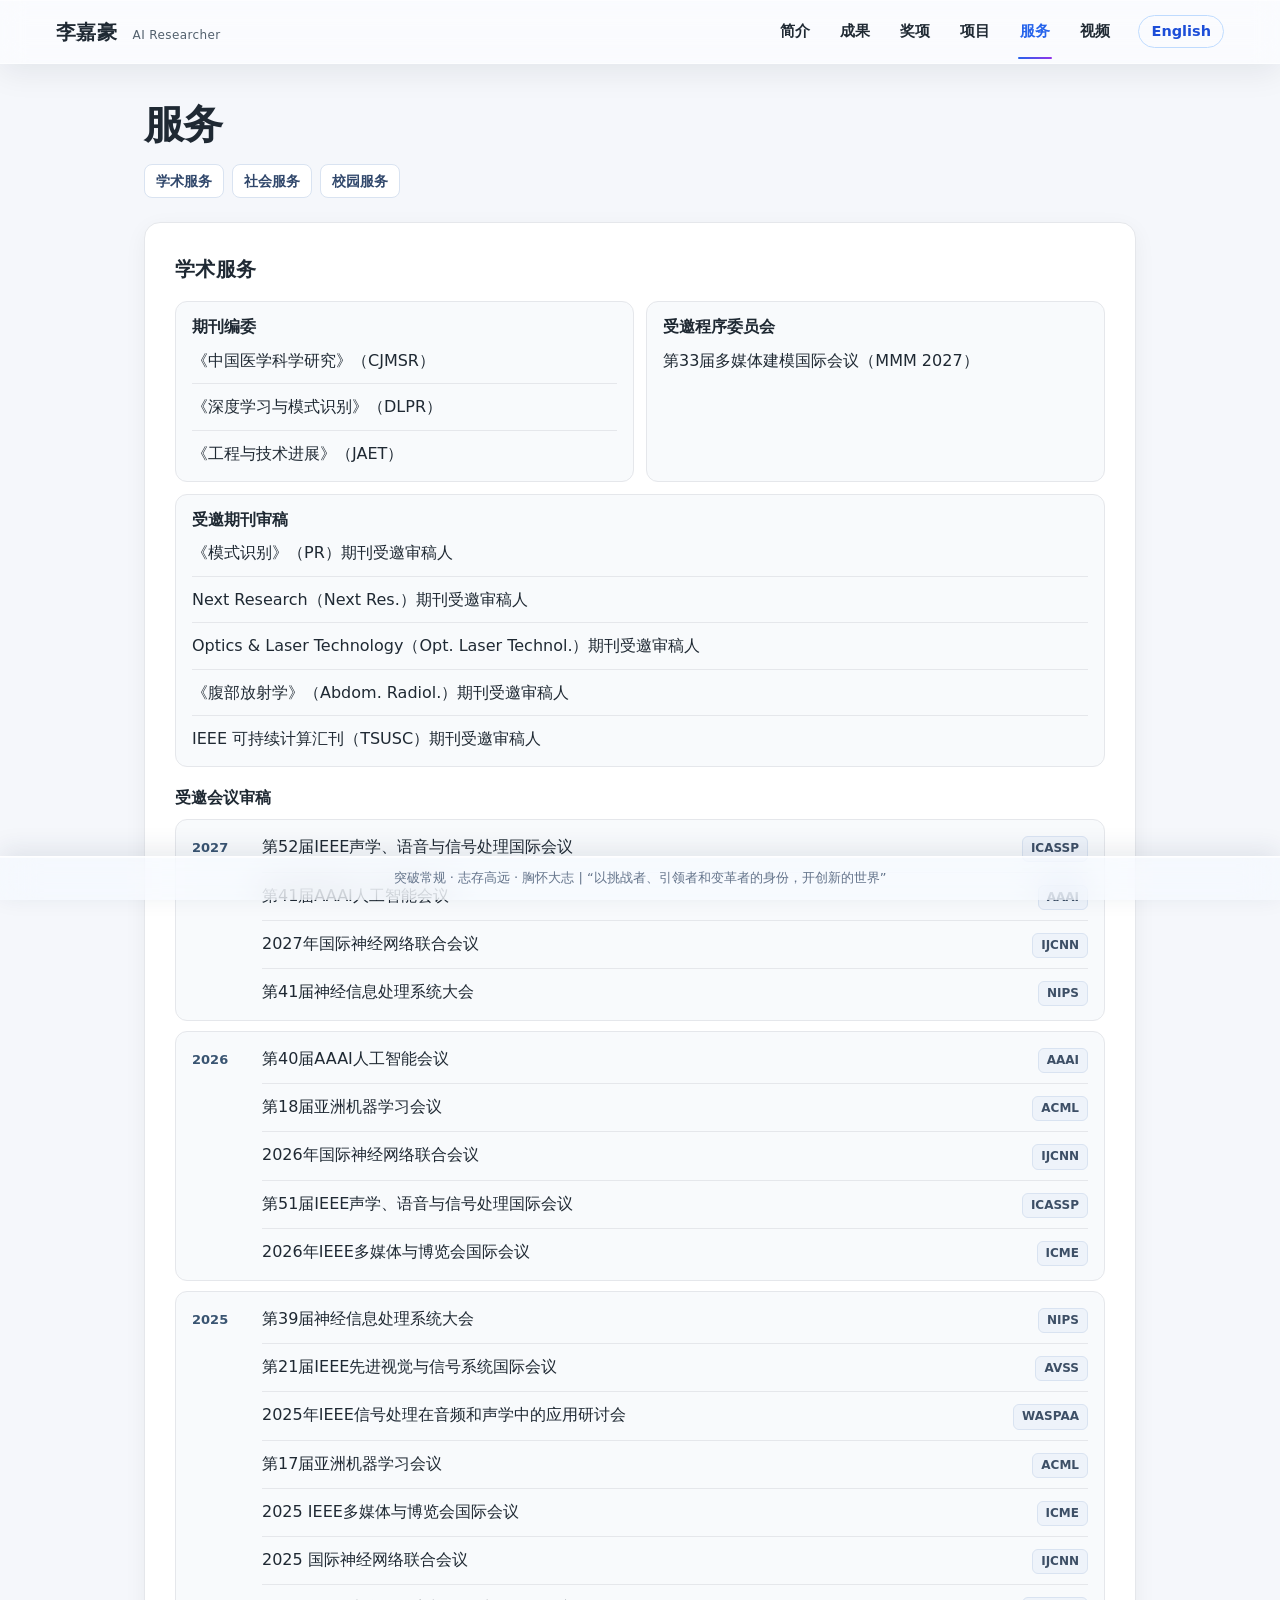
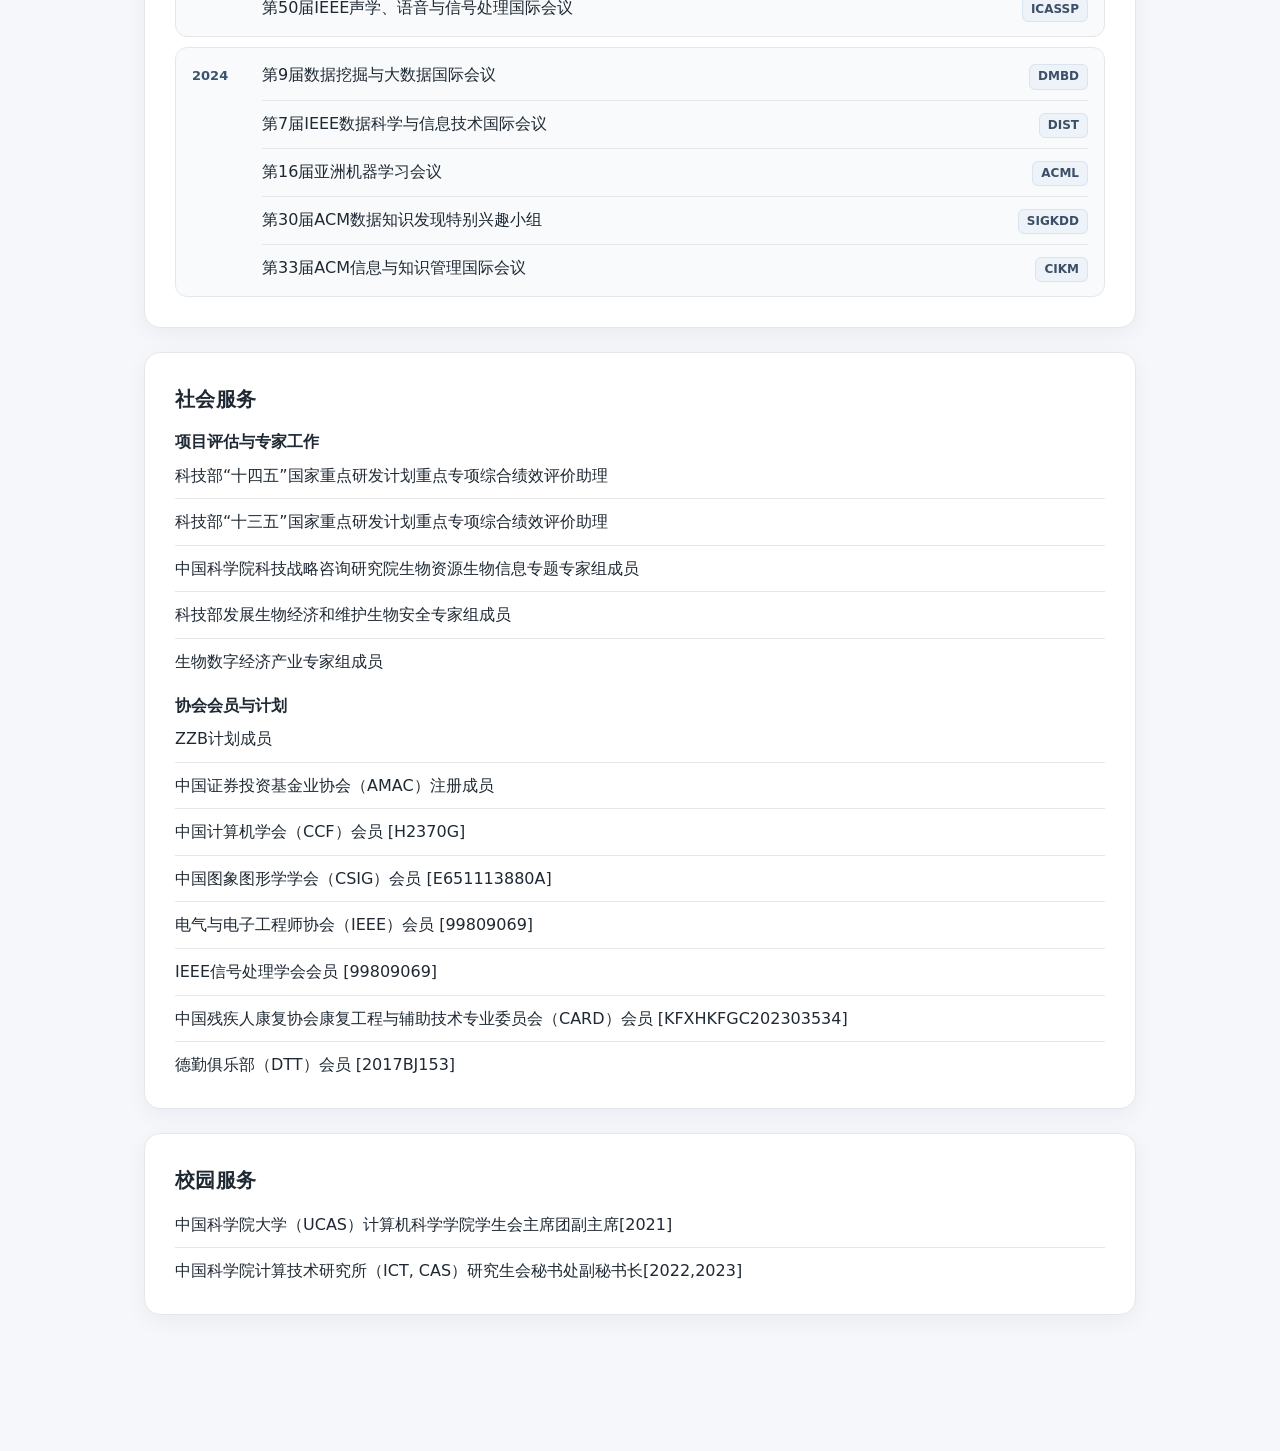
<file: pages/services_CN.html>
<!doctype html>
<html lang="zh-CN">
<head>
<meta charset="utf-8">
<meta name="viewport" content="width=device-width, initial-scale=1">
<title>服务 · 李嘉豪</title>
<link rel="stylesheet" href="../simpleStyle.css">
</head>
<body class="directory-body">

<div class="top-nav">
  <div class="nav-brand">
    李嘉豪 <span lang="en">AI Researcher</span>
  </div>
  <div class="nav-links">
    <a href="index_CN.html">简介</a>
    <a href="publications_CN.html">成果</a>
    <a href="awards_CN.html">奖项</a>
    <a href="projects_CN.html">项目</a>
    <a class="active" aria-current="page" href="services_CN.html">服务</a>
    <a href="videos_CN.html">视频</a>
    <a class="language-switch" href="services.html" lang="en" hreflang="en" aria-label="Switch to English">English</a>
  </div>
</div>

<main class="content directory-page services-page">
  <header class="directory-header">
    <h1>服务</h1>
    <nav class="directory-jumps" aria-label="本页导航">
      <a href="#academic-service">学术服务</a>
      <a href="#social-service">社会服务</a>
      <a href="#campus-service">校园服务</a>
    </nav>
  </header>

  <section class="section directory-section" id="academic-service" aria-labelledby="academic-service-heading">
    <h2 id="academic-service-heading">学术服务</h2>
    <div class="service-directory-grid">
      <div class="directory-group">
        <h3>期刊编委</h3>
        <ul class="directory-list">
          <li>《中国医学科学研究》（CJMSR）</li>
          <li>《深度学习与模式识别》（DLPR）</li>
          <li>《工程与技术进展》（JAET）</li>
        </ul>
      </div>
      <div class="directory-group">
        <h3>受邀程序委员会</h3>
        <ul class="directory-list">
          <li>第33届多媒体建模国际会议（MMM 2027）</li>
        </ul>
      </div>
      <div class="directory-group journal-review-group">
        <h3>受邀期刊审稿</h3>
        <ul class="directory-list">
          <li>《模式识别》（PR）期刊受邀审稿人</li>
          <li>Next Research（Next Res.）期刊受邀审稿人</li>
          <li>Optics &amp; Laser Technology（Opt. Laser Technol.）期刊受邀审稿人</li>
          <li>《腹部放射学》（Abdom. Radiol.）期刊受邀审稿人</li>
          <li>IEEE 可持续计算汇刊（TSUSC）期刊受邀审稿人</li>
        </ul>
      </div>
    </div>
    <div class="directory-group conference-group">
      <h3>受邀会议审稿</h3>
      <div class="conference-year"><h4><time datetime="2027">2027</time></h4>
        <ul class="directory-list">
          <li><span>第52届IEEE声学、语音与信号处理国际会议</span> <span class="directory-tag">ICASSP</span></li>
          <li><span>第41届AAAI人工智能会议</span> <span class="directory-tag">AAAI</span></li>
          <li><span>2027年国际神经网络联合会议</span> <span class="directory-tag">IJCNN</span></li>
          <li><span>第41届神经信息处理系统大会</span> <span class="directory-tag">NIPS</span></li>
        </ul>
      </div>
      <div class="conference-year"><h4><time datetime="2026">2026</time></h4>
        <ul class="directory-list">
          <li><span>第40届AAAI人工智能会议</span> <span class="directory-tag">AAAI</span></li>
          <li><span>第18届亚洲机器学习会议</span> <span class="directory-tag">ACML</span></li>
          <li><span>2026年国际神经网络联合会议</span> <span class="directory-tag">IJCNN</span></li>
          <li><span>第51届IEEE声学、语音与信号处理国际会议</span> <span class="directory-tag">ICASSP</span></li>
          <li><span>2026年IEEE多媒体与博览会国际会议</span> <span class="directory-tag">ICME</span></li>
        </ul>
      </div>
      <div class="conference-year"><h4><time datetime="2025">2025</time></h4>
        <ul class="directory-list">
          <li><span>第39届神经信息处理系统大会</span> <span class="directory-tag">NIPS</span></li>
          <li><span>第21届IEEE先进视觉与信号系统国际会议</span> <span class="directory-tag">AVSS</span></li>
          <li><span>2025年IEEE信号处理在音频和声学中的应用研讨会</span> <span class="directory-tag">WASPAA</span></li>
          <li><span>第17届亚洲机器学习会议</span> <span class="directory-tag">ACML</span></li>
          <li><span>2025 IEEE多媒体与博览会国际会议</span> <span class="directory-tag">ICME</span></li>
          <li><span>2025 国际神经网络联合会议</span> <span class="directory-tag">IJCNN</span></li>
          <li><span>第50届IEEE声学、语音与信号处理国际会议</span> <span class="directory-tag">ICASSP</span></li>
        </ul>
      </div>
      <div class="conference-year"><h4><time datetime="2024">2024</time></h4>
        <ul class="directory-list">
          <li><span>第9届数据挖掘与大数据国际会议</span> <span class="directory-tag">DMBD</span></li>
          <li><span>第7届IEEE数据科学与信息技术国际会议</span> <span class="directory-tag">DIST</span></li>
          <li><span>第16届亚洲机器学习会议</span> <span class="directory-tag">ACML</span></li>
          <li><span>第30届ACM数据知识发现特别兴趣小组</span> <span class="directory-tag">SIGKDD</span></li>
          <li><span>第33届ACM信息与知识管理国际会议</span> <span class="directory-tag">CIKM</span></li>
        </ul>
      </div>
    </div>
  </section>

  <section class="section directory-section" id="social-service" aria-labelledby="social-service-heading">
    <h2 id="social-service-heading">社会服务</h2>
    <div class="directory-group">
      <h3>项目评估与专家工作</h3>
      <ul class="directory-list">
        <li>科技部“十四五”国家重点研发计划重点专项综合绩效评价助理</li>
        <li>科技部“十三五”国家重点研发计划重点专项综合绩效评价助理</li>
        <li>中国科学院科技战略咨询研究院生物资源生物信息专题专家组成员</li>
        <li>科技部发展生物经济和维护生物安全专家组成员</li>
        <li>生物数字经济产业专家组成员</li>
      </ul>
    </div>
    <div class="directory-group">
      <h3>协会会员与计划</h3>
      <ul class="directory-list">
        <li>ZZB计划成员</li>
        <li>中国证券投资基金业协会（AMAC）注册成员</li>
        <li>中国计算机学会（CCF）会员 [H2370G]</li>
        <li>中国图象图形学学会（CSIG）会员 [E651113880A]</li>
        <li>电气与电子工程师协会（IEEE）会员 [99809069]</li>
        <li>IEEE信号处理学会会员 [99809069]</li>
        <li>中国残疾人康复协会康复工程与辅助技术专业委员会（CARD）会员 [KFXHKFGC202303534]</li>
        <li>德勤俱乐部（DTT）会员 [2017BJ153]</li>
      </ul>
    </div>
  </section>

  <section class="section directory-section" id="campus-service" aria-labelledby="campus-service-heading">
    <h2 id="campus-service-heading">校园服务</h2>
    <ul class="directory-list">
      <li>中国科学院大学（UCAS）计算机科学学院学生会主席团副主席[2021]</li>
      <li>中国科学院计算技术研究所（ICT, CAS）研究生会秘书处副秘书长[2022,2023]</li>
    </ul>
  </section>
</main>

<div id="gg">
      <div ><a  target="_blank">突破常规 · 志存高远 · 胸怀大志 | “以挑战者、引领者和变革者的身份，开创新的世界”</a> </div>
</div>

</body>
</html>
</file>
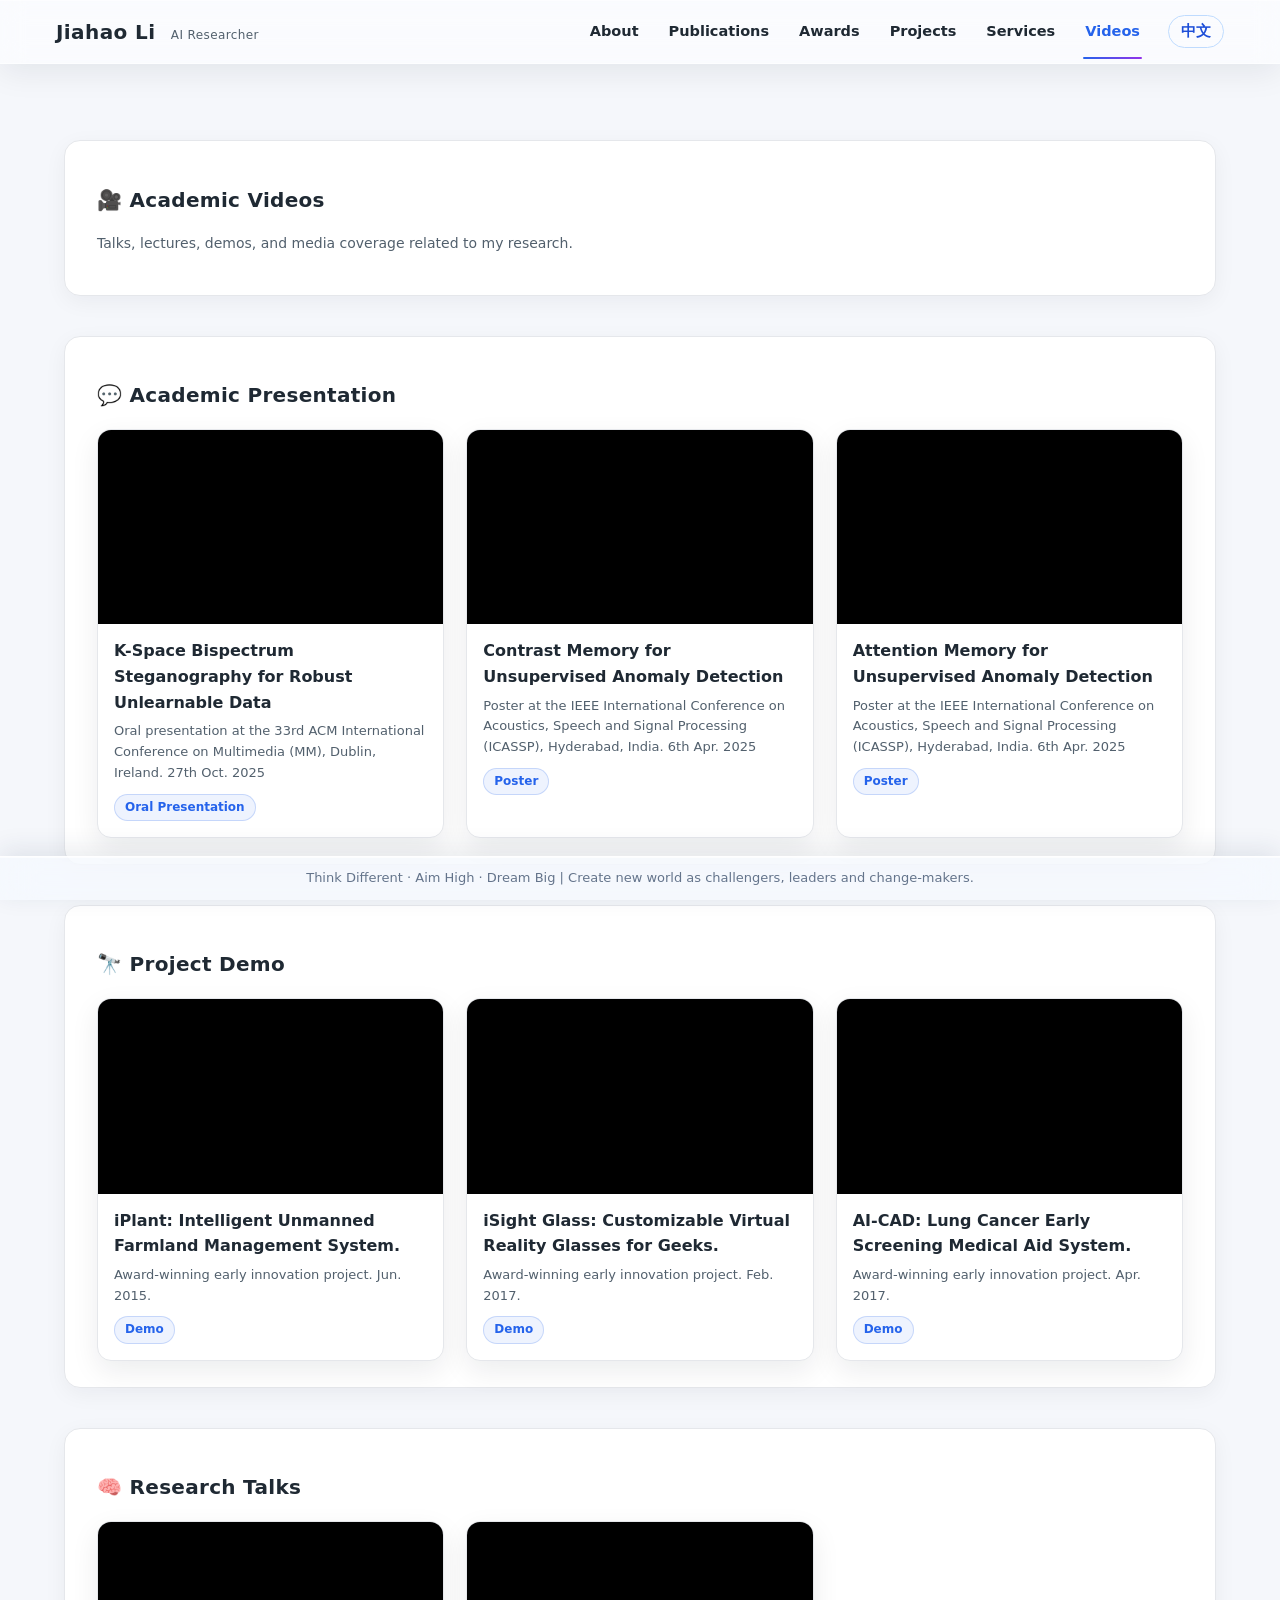
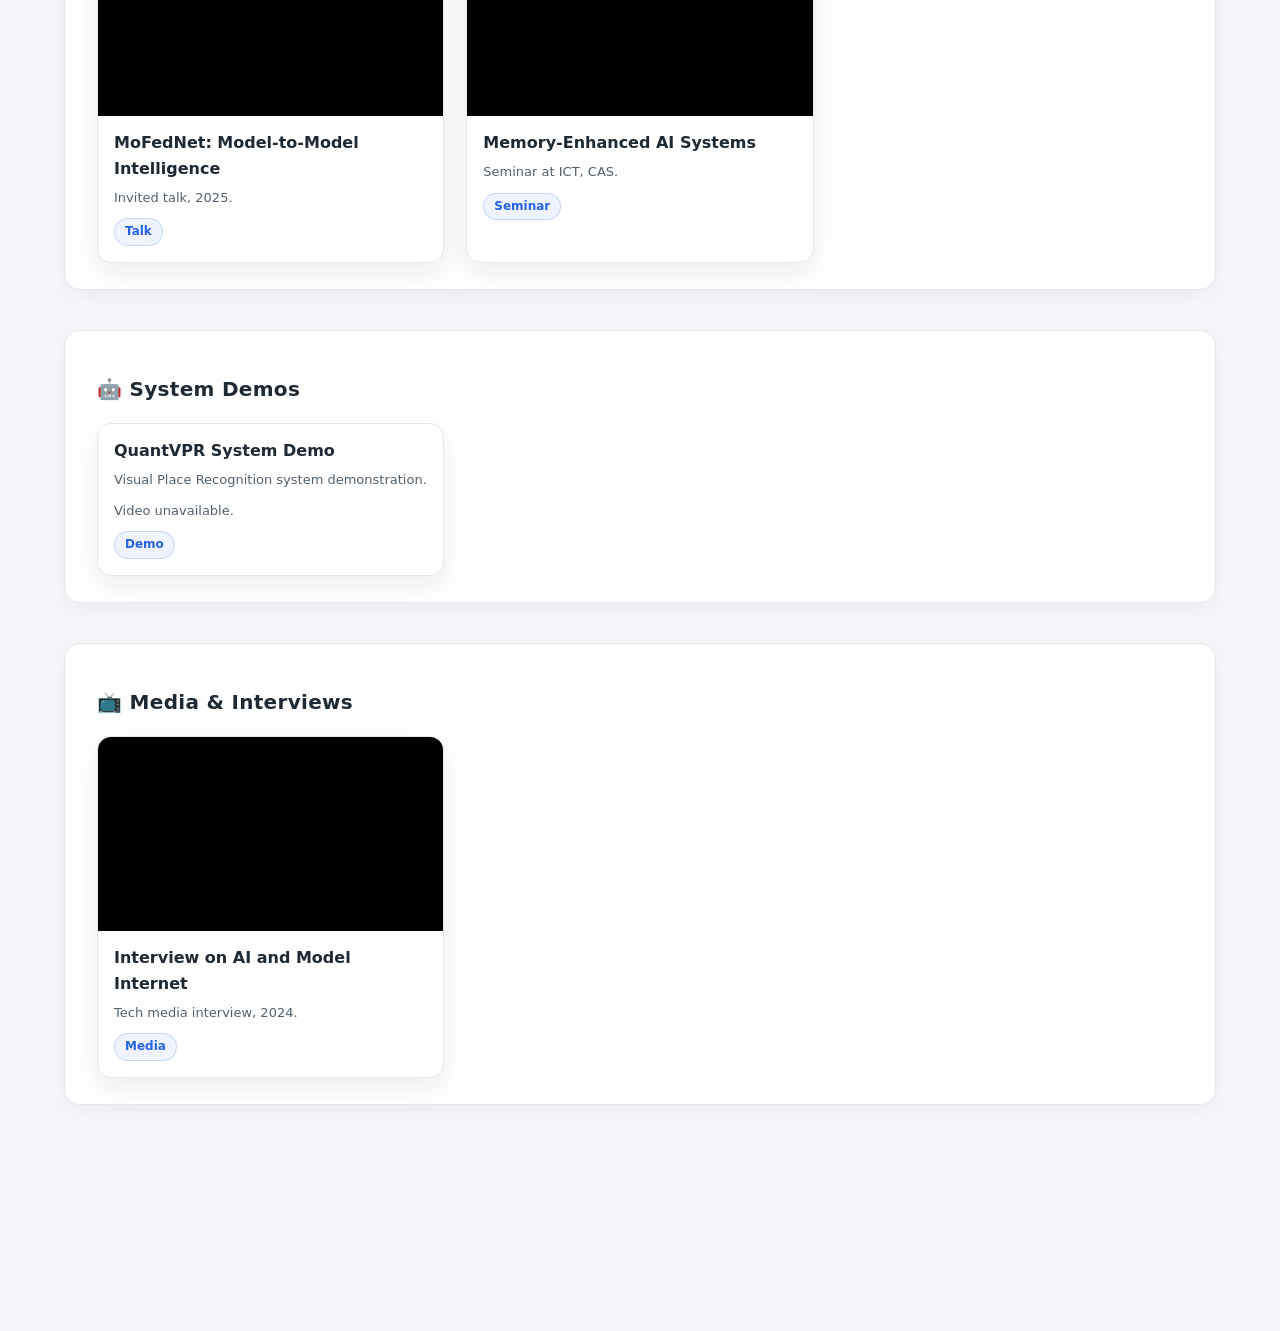
<file: pages/videos.html>
<html>
<head>
<meta charset="utf-8">
<title>李嘉豪(Jiahao Li) - Videos</title>
<link rel="stylesheet" href="../simpleStyle.css">
</head>


<div class="top-nav">
  <div class="nav-brand">
    Jiahao Li <span>AI Researcher</span>
  </div>
  <div class="nav-links">
    <a href="../index.html">About</a>
    <a href="publications.html">Publications</a>
    <a href="awards.html">Awards</a>
    <a href="projects.html">Projects</a>
    <a href="services.html">Services</a>
    <a class="active" href="videos.html">Videos</a>
    <a class="language-switch" href="videos_CN.html" lang="zh-CN" hreflang="zh-CN" aria-label="切换至中文">中文</a>
  </div>
</div>
  
<body>

<!-- <ul class="side-nav"> 
  <li><a href="../index.html">About</a></li> 
  <li><a href="publications.html">Publications</a></li>
  <li><a href="awards.html">Awards</a></li>
  <li><a href="projects.html">Projects</a></li>
  <li><a href="services.html">Services</a></li>
  <li><a class="active" href="videos.html">👉Videos👈</a></li>
</ul>  -->

<div class="content">

  <div class="section">
    <h2>🎥 Academic Videos</h2>
    <p style="color: var(--muted); font-size: 14px;">
      Talks, lectures, demos, and media coverage related to my research.
    </p>
  </div>


  <!-- Category: Oral Pre -->
  <div class="section">
    <h2>💬 Academic Presentation</h2>

    <div class="video-grid">

      <div class="video-card" id="k-space-presentation">
        <div class="video-embed">
            <iframe src="https://player.bilibili.com/player.html?isOutside=true&amp;aid=116193444757935&amp;bvid=BV1HANgzfEhb&amp;cid=36552903463&amp;p=1" title="K-Space Bispectrum Steganography for Robust Unlearnable Data" scrolling="yes" border="0" frameborder="no" framespacing="0" allowfullscreen></iframe>
        </div>
        <div class="video-info">
          <h3>K-Space Bispectrum Steganography for Robust Unlearnable Data</h3>
          <p>Oral presentation at the 33rd ACM International Conference on Multimedia (MM), Dublin, Ireland. 27th Oct. 2025</p>
          <span class="video-tag">Oral Presentation</span>
        </div>
      </div>

      <div class="video-card" id="contrast-memory-presentation">
        <div class="video-embed">
          <iframe src="https://player.bilibili.com/player.html?isOutside=true&amp;aid=116193595755362&amp;bvid=BV1VnNgz7Egf&amp;cid=36553689048&amp;p=1" title="Contrast Memory for Unsupervised Anomaly Detection" scrolling="yes" border="0" frameborder="no" framespacing="0" allowfullscreen></iframe>
        </div>
        <div class="video-info">
          <h3>Contrast Memory for Unsupervised Anomaly Detection</h3>
          <p>Poster at the IEEE International Conference on Acoustics, Speech and Signal Processing (ICASSP), Hyderabad, India. 6th Apr. 2025</p>
          <span class="video-tag">Poster</span>
        </div>
      </div>

      <div class="video-card">
        <div class="video-embed">
          <iframe src="https://player.bilibili.com/player.html?isOutside=true&amp;aid=116202554851738&amp;bvid=BV1D4PfzCEwx&amp;cid=36589798746&amp;p=1" title="Attention Memory for Unsupervised Anomaly Detection" scrolling="no" border="0" frameborder="no" framespacing="0" allowfullscreen></iframe>
        </div>
        <div class="video-info">
          <h3>Attention Memory for Unsupervised Anomaly Detection</h3>
          <p>Poster at the IEEE International Conference on Acoustics, Speech and Signal Processing (ICASSP), Hyderabad, India. 6th Apr. 2025</p>
          <span class="video-tag">Poster</span>
        </div>
      </div>

    </div>
  </div>


    <!-- Category: Proj Demo -->
  <div class="section">
    <h2>🔭 Project Demo</h2>

    <div class="video-grid">

      <div class="video-card" id="iplant-demo">
        <div class="video-embed">
          <iframe src="https://player.bilibili.com/player.html?isOutside=true&amp;aid=116061508796723&amp;bvid=BV11Xc5zTEJv&amp;cid=36028090138&amp;p=1" title="iPlant: Intelligent Unmanned Farmland Management System." scrolling="yes" border="0" frameborder="no" framespacing="0" allowfullscreen></iframe>
        </div>
        <div class="video-info">
          <h3>iPlant: Intelligent Unmanned Farmland Management System.</h3>
          <p>Award-winning early innovation project. Jun. 2015.</p>
          <span class="video-tag">Demo</span>
        </div>
      </div>

      <div class="video-card" id="isight-glass-demo">
        <div class="video-embed">
          <iframe src="https://player.bilibili.com/player.html?isOutside=true&amp;aid=116061508732421&amp;bvid=BV1sXc5zTEq5&amp;cid=36028090424&amp;p=1" title="iSight Glass: Customizable Virtual Reality Glasses for Geeks." scrolling="yes" border="0" frameborder="no" framespacing="0" allowfullscreen></iframe>
        </div>
          <div class="video-info">
          <h3>iSight Glass: Customizable Virtual Reality Glasses for Geeks.</h3>
          <p>Award-winning early innovation project. Feb. 2017.</p>
          <span class="video-tag">Demo</span>
        </div>
      </div>

      <div class="video-card" id="ai-cad-demo">
        <div class="video-embed">
          <iframe src="https://player.bilibili.com/player.html?isOutside=true&amp;aid=116061491955900&amp;bvid=BV1W9c5ziEsA&amp;cid=36028089965&amp;p=1" title="AI-CAD: Lung Cancer Early Screening Medical Aid System." scrolling="yes" border="0" frameborder="no" framespacing="0" allowfullscreen></iframe>
        </div>
          <div class="video-info">
          <h3>AI-CAD: Lung Cancer Early Screening Medical Aid System.</h3>
          <p>Award-winning early innovation project. Apr. 2017.</p>
          <span class="video-tag">Demo</span>
        </div>
      </div>

    </div>
  </div>
        


  <!-- Category: Talks -->
  <div class="section">
    <h2>🧠 Research Talks</h2>

    <div class="video-grid">

      <div class="video-card">
        <div class="video-embed">
          <iframe src="https://player.bilibili.com/player.html?isOutside=true&amp;aid=116057515822311&amp;bvid=BV1WMcvzZE25&amp;cid=36013213502&amp;p=1" title="MoFedNet: Model-to-Model Intelligence" allowfullscreen></iframe>
        </div>
        <div class="video-info">
          <h3>MoFedNet: Model-to-Model Intelligence</h3>
          <p>Invited talk, 2025.</p>
          <span class="video-tag">Talk</span>
        </div>
      </div>

      <div class="video-card">
        <div class="video-embed">
          <iframe src="https://player.bilibili.com/player.html?isOutside=true&amp;aid=116057532596323&amp;bvid=BV1NXcqziEX5&amp;cid=36013213810&amp;p=1" title="Memory-Enhanced AI Systems" allowfullscreen></iframe>
        </div>
        <div class="video-info">
          <h3>Memory-Enhanced AI Systems</h3>
          <p>Seminar at ICT, CAS.</p>
          <span class="video-tag">Seminar</span>
        </div>
      </div>

    </div>
  </div>

  <!-- Category: Demos -->
  <div class="section">
    <h2>🤖 System Demos</h2>

    <div class="video-grid">

      <div class="video-card">
        <div class="video-info">
          <h3>QuantVPR System Demo</h3>
          <p>Visual Place Recognition system demonstration.</p>
          <p>Video unavailable.</p>
          <span class="video-tag">Demo</span>
        </div>
      </div>

    </div>
  </div>

  <!-- Category: Media -->
  <div class="section">
    <h2>📺 Media & Interviews</h2>

    <div class="video-grid">

      <div class="video-card">
        <div class="video-embed">
          <iframe src="https://player.bilibili.com/player.html?isOutside=true&amp;aid=116057532531399&amp;bvid=BV11XcqzvE84&amp;cid=36013213605&amp;p=1" title="Interview on AI and Model Internet" allowfullscreen></iframe>
        </div>
        <div class="video-info">
          <h3>Interview on AI and Model Internet</h3>
          <p>Tech media interview, 2024.</p>
          <span class="video-tag">Media</span>
        </div>
      </div>

    </div>
  </div>

  <div class="spacer"></div>

</div>

<div id="gg">
  <div>
    <a target="_blank">Think Different · Aim High · Dream Big | Create new world as challengers, leaders and change-makers.</a>
  </div>
</div>

</body>
</html>
</file>
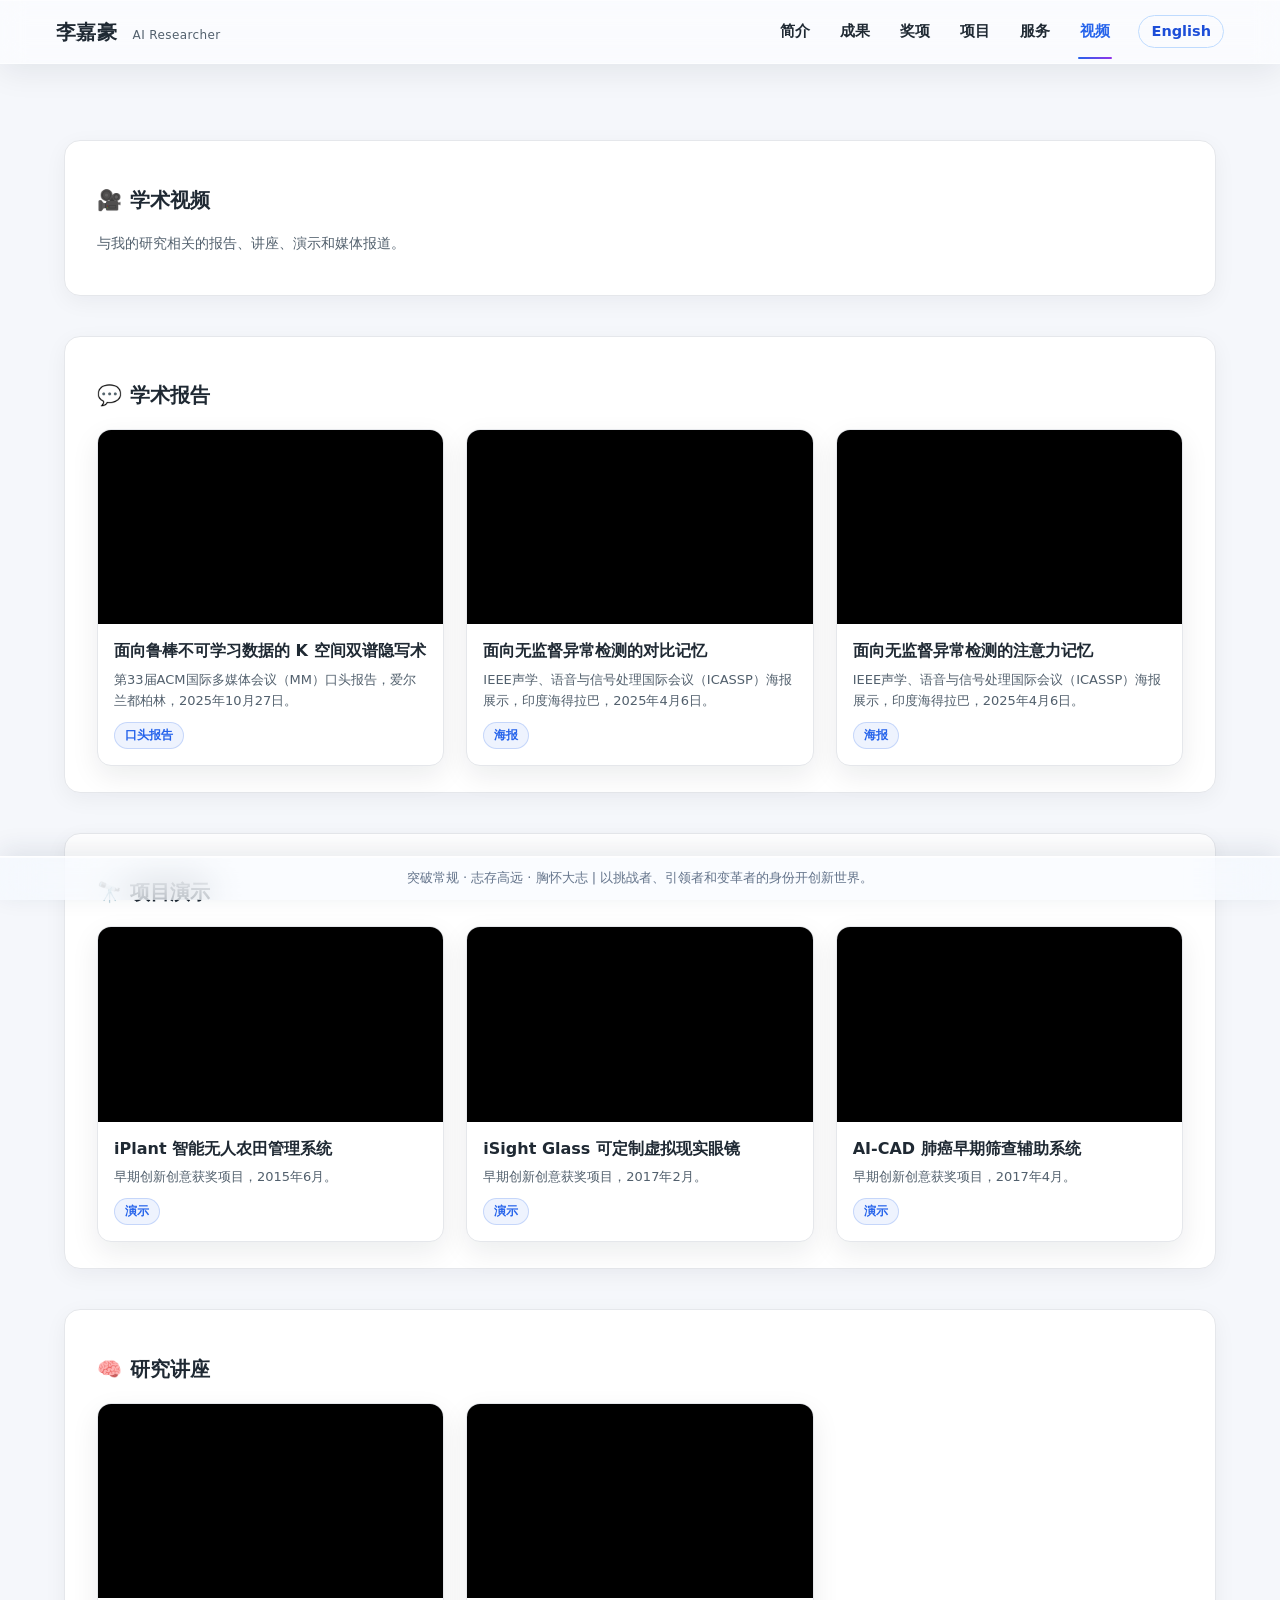
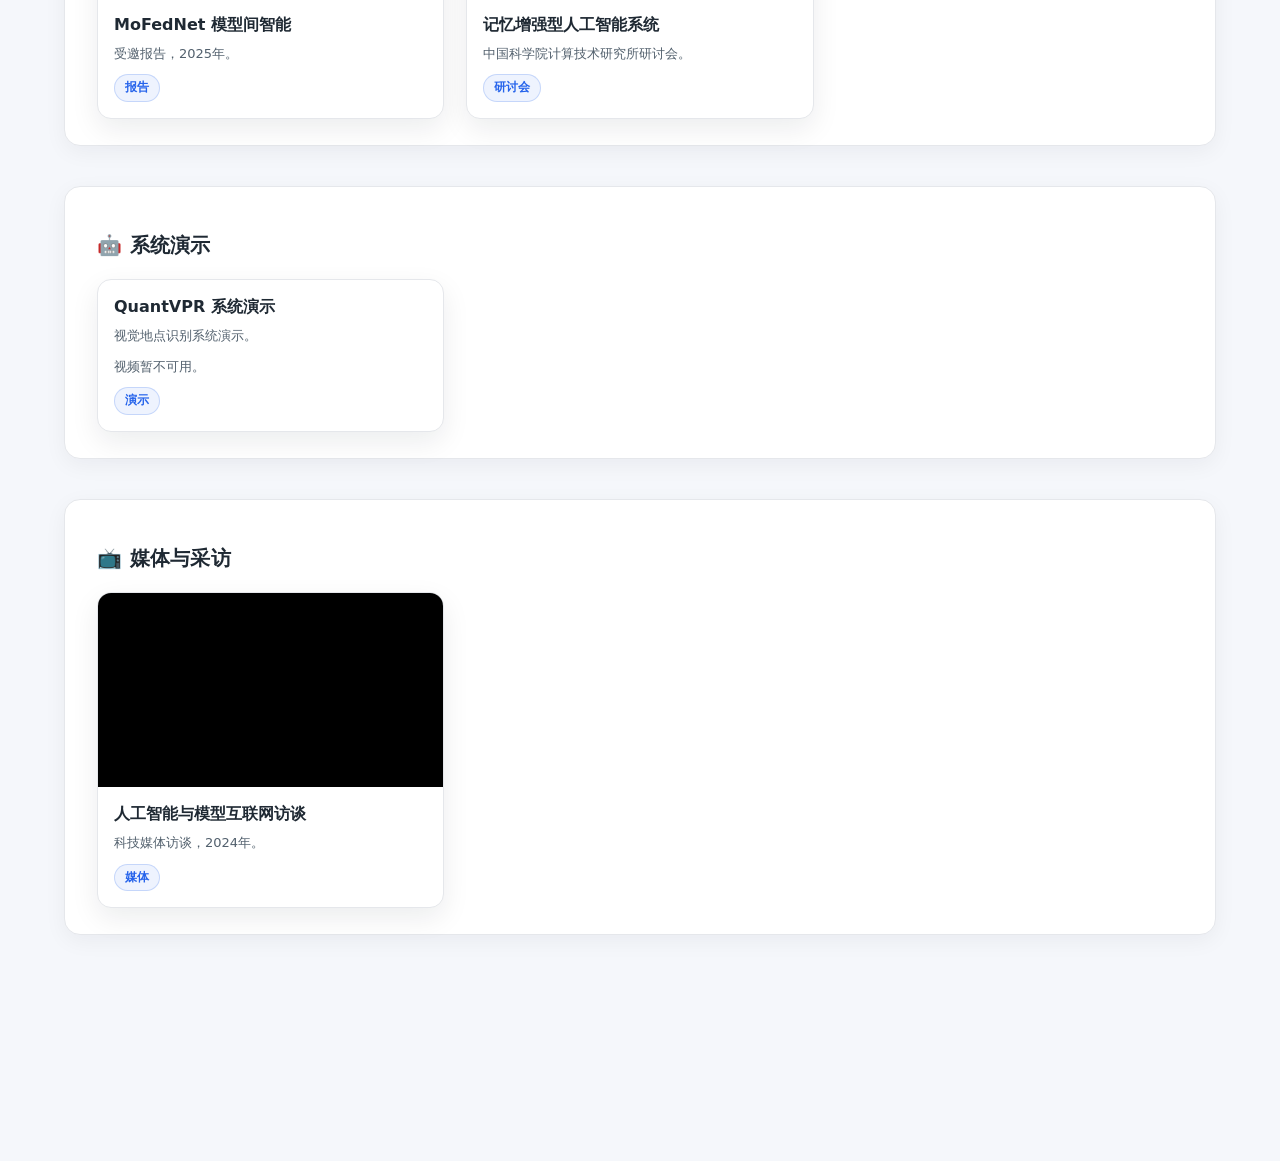
<file: pages/videos_CN.html>
<html lang="zh-CN">
<head>
<meta charset="utf-8">
<title>李嘉豪(Jiahao Li) - 视频</title>
<link rel="stylesheet" href="../simpleStyle.css">
</head>
<body>

<div class="top-nav">
  <div class="nav-brand">
    李嘉豪 <span lang="en">AI Researcher</span>
  </div>
  <div class="nav-links">
    <a href="index_CN.html">简介</a>
    <a href="publications_CN.html">成果</a>
    <a href="awards_CN.html">奖项</a>
    <a href="projects_CN.html">项目</a>
    <a href="services_CN.html">服务</a>
    <a class="active" href="videos_CN.html">视频</a>
    <a class="language-switch" href="videos.html" lang="en" hreflang="en" aria-label="Switch to English">English</a>
  </div>
</div>

<div class="content">

  <div class="section">
    <h2>🎥 学术视频</h2>
    <p style="color: var(--muted); font-size: 14px;">
      与我的研究相关的报告、讲座、演示和媒体报道。
    </p>
  </div>


  <!-- Category: Oral Pre -->
  <div class="section">
    <h2>💬 学术报告</h2>

    <div class="video-grid">

      <div class="video-card" id="k-space-presentation">
        <div class="video-embed">
            <iframe src="https://player.bilibili.com/player.html?isOutside=true&amp;aid=116193444757935&amp;bvid=BV1HANgzfEhb&amp;cid=36552903463&amp;p=1" title="面向鲁棒不可学习数据的 K 空间双谱隐写术" scrolling="yes" border="0" frameborder="no" framespacing="0" allowfullscreen></iframe>
        </div>
        <div class="video-info">
          <h3>面向鲁棒不可学习数据的 K 空间双谱隐写术</h3>
          <p>第33届ACM国际多媒体会议（MM）口头报告，爱尔兰都柏林，2025年10月27日。</p>
          <span class="video-tag">口头报告</span>
        </div>
      </div>

      <div class="video-card" id="contrast-memory-presentation">
        <div class="video-embed">
          <iframe src="https://player.bilibili.com/player.html?isOutside=true&amp;aid=116193595755362&amp;bvid=BV1VnNgz7Egf&amp;cid=36553689048&amp;p=1" title="面向无监督异常检测的对比记忆" scrolling="yes" border="0" frameborder="no" framespacing="0" allowfullscreen></iframe>
        </div>
        <div class="video-info">
          <h3>面向无监督异常检测的对比记忆</h3>
          <p>IEEE声学、语音与信号处理国际会议（ICASSP）海报展示，印度海得拉巴，2025年4月6日。</p>
          <span class="video-tag">海报</span>
        </div>
      </div>

      <div class="video-card">
        <div class="video-embed">
          <iframe src="https://player.bilibili.com/player.html?isOutside=true&amp;aid=116202554851738&amp;bvid=BV1D4PfzCEwx&amp;cid=36589798746&amp;p=1" title="面向无监督异常检测的注意力记忆" scrolling="no" border="0" frameborder="no" framespacing="0" allowfullscreen></iframe>
        </div>
        <div class="video-info">
          <h3>面向无监督异常检测的注意力记忆</h3>
          <p>IEEE声学、语音与信号处理国际会议（ICASSP）海报展示，印度海得拉巴，2025年4月6日。</p>
          <span class="video-tag">海报</span>
        </div>
      </div>

    </div>
  </div>


    <!-- Category: Proj Demo -->
  <div class="section">
    <h2>🔭 项目演示</h2>

    <div class="video-grid">

      <div class="video-card" id="iplant-demo">
        <div class="video-embed">
          <iframe src="https://player.bilibili.com/player.html?isOutside=true&amp;aid=116061508796723&amp;bvid=BV11Xc5zTEJv&amp;cid=36028090138&amp;p=1" title="iPlant 智能无人农田管理系统" scrolling="yes" border="0" frameborder="no" framespacing="0" allowfullscreen></iframe>
        </div>
        <div class="video-info">
          <h3>iPlant 智能无人农田管理系统</h3>
          <p>早期创新创意获奖项目，2015年6月。</p>
          <span class="video-tag">演示</span>
        </div>
      </div>

      <div class="video-card" id="isight-glass-demo">
        <div class="video-embed">
          <iframe src="https://player.bilibili.com/player.html?isOutside=true&amp;aid=116061508732421&amp;bvid=BV1sXc5zTEq5&amp;cid=36028090424&amp;p=1" title="iSight Glass 可定制虚拟现实眼镜" scrolling="yes" border="0" frameborder="no" framespacing="0" allowfullscreen></iframe>
        </div>
          <div class="video-info">
          <h3>iSight Glass 可定制虚拟现实眼镜</h3>
          <p>早期创新创意获奖项目，2017年2月。</p>
          <span class="video-tag">演示</span>
        </div>
      </div>

      <div class="video-card" id="ai-cad-demo">
        <div class="video-embed">
          <iframe src="https://player.bilibili.com/player.html?isOutside=true&amp;aid=116061491955900&amp;bvid=BV1W9c5ziEsA&amp;cid=36028089965&amp;p=1" title="AI-CAD 肺癌早期筛查辅助系统" scrolling="yes" border="0" frameborder="no" framespacing="0" allowfullscreen></iframe>
        </div>
          <div class="video-info">
          <h3>AI-CAD 肺癌早期筛查辅助系统</h3>
          <p>早期创新创意获奖项目，2017年4月。</p>
          <span class="video-tag">演示</span>
        </div>
      </div>

    </div>
  </div>



  <!-- Category: Talks -->
  <div class="section">
    <h2>🧠 研究讲座</h2>

    <div class="video-grid">

      <div class="video-card">
        <div class="video-embed">
          <iframe src="https://player.bilibili.com/player.html?isOutside=true&amp;aid=116057515822311&amp;bvid=BV1WMcvzZE25&amp;cid=36013213502&amp;p=1" title="MoFedNet 模型间智能" allowfullscreen></iframe>
        </div>
        <div class="video-info">
          <h3>MoFedNet 模型间智能</h3>
          <p>受邀报告，2025年。</p>
          <span class="video-tag">报告</span>
        </div>
      </div>

      <div class="video-card">
        <div class="video-embed">
          <iframe src="https://player.bilibili.com/player.html?isOutside=true&amp;aid=116057532596323&amp;bvid=BV1NXcqziEX5&amp;cid=36013213810&amp;p=1" title="记忆增强型人工智能系统" allowfullscreen></iframe>
        </div>
        <div class="video-info">
          <h3>记忆增强型人工智能系统</h3>
          <p>中国科学院计算技术研究所研讨会。</p>
          <span class="video-tag">研讨会</span>
        </div>
      </div>

    </div>
  </div>

  <!-- Category: Demos -->
  <div class="section">
    <h2>🤖 系统演示</h2>

    <div class="video-grid">

      <div class="video-card">
        <div class="video-info">
          <h3>QuantVPR 系统演示</h3>
          <p>视觉地点识别系统演示。</p>
          <p>视频暂不可用。</p>
          <span class="video-tag">演示</span>
        </div>
      </div>

    </div>
  </div>

  <!-- Category: Media -->
  <div class="section">
    <h2>📺 媒体与采访</h2>

    <div class="video-grid">

      <div class="video-card">
        <div class="video-embed">
          <iframe src="https://player.bilibili.com/player.html?isOutside=true&amp;aid=116057532531399&amp;bvid=BV11XcqzvE84&amp;cid=36013213605&amp;p=1" title="人工智能与模型互联网访谈" allowfullscreen></iframe>
        </div>
        <div class="video-info">
          <h3>人工智能与模型互联网访谈</h3>
          <p>科技媒体访谈，2024年。</p>
          <span class="video-tag">媒体</span>
        </div>
      </div>

    </div>
  </div>

  <div class="spacer"></div>

</div>

<div id="gg">
  <div>
    <a target="_blank">突破常规 · 志存高远 · 胸怀大志 | 以挑战者、引领者和变革者的身份开创新世界。</a>
  </div>
</div>

</body>
</html>
</file>
<file: simpleStyle.css>
/* Global theme for Jiahao Li homepage */
:root {
  --bg: #f5f7fb;
  --panel: #ffffff;
  --text: #1f2933;
  --muted: #52606d;
  --accent: #2563eb;
  --accent-2: #9333ea;
  --border: #e5e7eb;
}

* {
  box-sizing: border-box;
}

body {
  margin: 0;
  min-height: 100vh;
  padding-bottom: calc(64px + env(safe-area-inset-bottom, 0px));
  font-family: "Segoe UI", "Inter", system-ui, -apple-system, sans-serif;
  background: var(--bg);
  color: var(--text);
  line-height: 1.6;
}

a {
  color: var(--accent);
  text-decoration: none;
}

a:hover {
  color: var(--accent-2);
}



.top-nav {
  position: sticky;
  top: 0;
  z-index: 1000;

  display: flex;
  align-items: center;
  justify-content: space-between;

  height: 64px;
  padding: 0 56px;

  background: rgba(255, 255, 255, 0.55);
  backdrop-filter: blur(12px) saturate(160%);
  -webkit-backdrop-filter: blur(12px) saturate(160%);

  /* border-bottom: 1px solid var(--border);
  box-shadow: 0 2px 12px rgba(15, 23, 42, 0.04); */

  border-bottom: 1px solid rgba(255, 255, 255, 0.6);
  box-shadow:
  0 8px 32px rgba(15, 23, 42, 0.08),
  inset 0 1px 0 rgba(255, 255, 255, 0.5);
}

.top-nav.scrolled {
  background: rgba(255, 255, 255, 0.75);
  backdrop-filter: blur(24px) saturate(180%);
}

.top-nav .nav-brand {
  font-size: 20px;
  font-weight: 800;
  letter-spacing: 0.4px;
  color: var(--text);
}

.top-nav .nav-brand span {
  font-size: 12px;
  font-weight: 500;
  color: var(--muted);
  margin-left: 8px;
}


.top-nav .nav-links {
  display: flex;
  align-items: center;
  gap: 26px;
}

.top-nav .nav-links a {
  position: relative;
  font-size: 14.5px;
  font-weight: 600;
  color: var(--text);
  padding: 6px 2px;
  transition: color 0.2s ease;
}

.top-nav .nav-links a:hover {
  color: var(--accent);
}


.top-nav .nav-links a.active {
  color: var(--accent);
}

.top-nav .nav-links a.active::after {
  content: "";
  position: absolute;
  left: 0;
  bottom: -10px;
  width: 100%;
  height: 2px;
  border-radius: 2px;
  background: linear-gradient(90deg, var(--accent), var(--accent-2));
}

.content {
  max-width: 1320px;
  margin: 0 auto;
  padding: 36px clamp(24px, 5vw, 64px) 72px;
}


.sidebar-brand {
  padding: 0 22px 14px;
  color: #e5e7eb;
  font-size: 16px;
  font-weight: 700;
  letter-spacing: 0.6px;
}

.sidebar-sub {
  margin-top: 2px;
  font-size: 12px;
  font-weight: 500;
  color: #64748b;
  letter-spacing: 0.4px;
}


.hero {
  margin-top: 20px;
  display: grid;
  grid-template-columns: clamp(142px, 15vw, 184px) minmax(0, 1fr) minmax(140px, 22%);
  align-items: center;
  gap: clamp(18px, 3vw, 36px);
  padding: clamp(20px, 3vw, 36px);
  background: linear-gradient(180deg, #fff, #fbfdff);
  border: 1px solid var(--border);
  border-radius: 18px;
  box-shadow: 0 12px 40px rgba(15, 23, 42, 0.06);
}

.hero-portrait {
  display: block;
  width: 100%;
  height: auto;
  aspect-ratio: 4 / 5;
  object-fit: cover;
  object-position: center 35%;
  border: 1px solid var(--border);
  border-radius: 14px;
}

.hero-profile {
  min-width: 0;
}

.hero h1 {
  margin: 0;
  font-size: clamp(28px, 4.5vw, 46px);
  line-height: 1.1;
  letter-spacing: -0.02em;
}

.hero h2 {
  margin: 9px 0 0;
  font-size: 15px;
  color: var(--muted);
  overflow-wrap: anywhere;
}

.quick-links {
  display: flex;
  flex-wrap: wrap;
  gap: 6px 8px;
  margin-top: 16px;
}

.quick-links a {
  padding: 4px 9px;
  border: 1px solid #d9e3f1;
  border-radius: 7px;
  background: #f5f8fc;
  font-size: 13px;
  font-weight: 600;
}

.quick-links a:hover {
  background: #eaf1fb;
}

.section {
  margin-top: 40px;
  background: var(--panel);
  padding: 26px 32px;
  border-radius: 16px;
  border: 1px solid var(--border);
  box-shadow: 0 6px 22px rgba(15, 23, 42, 0.05);
}

.section h2 {
  font-size: 20px;
  letter-spacing: 0.3px;
}

table {
  width: 100%;
  border-collapse: collapse;
  margin-top: 10px;
  font-size: 14px;
}

table th,
table td {
  border: 1px solid var(--border);
  padding: 10px 12px;
  text-align: left;
}

table tr:nth-child(even) {
  background: #f8fafc;
}

table tr:hover {
  background: #eef2ff;
}

#gg {
  position: fixed;
  inset: auto 0 0;
  z-index: 20;
  padding: 11px 20px calc(11px + env(safe-area-inset-bottom, 0px));
  background: rgba(247, 250, 255, 0.58);
  backdrop-filter: blur(18px) saturate(165%);
  -webkit-backdrop-filter: blur(18px) saturate(165%);
  border-top: 1px solid rgba(255, 255, 255, 0.82);
  box-shadow: 0 -6px 26px rgba(27, 48, 79, 0.10), inset 0 1px 0 rgba(255, 255, 255, 0.55);
  text-align: center;
  font-size: 13px;
  color: var(--muted);
}

#gg a {
  color: #64748b;
  font-weight: 500;
  transition: color 0.2s ease;
}

#gg a:hover {
  color: var(--accent);
}





.spacer {
  height: 90px;
}

@media (max-width: 900px) {
  .top-nav {
    padding: 0 20px;
  }

  .top-nav .nav-links {
    gap: 16px;
  }

  .content {
    padding: 28px 20px 72px;
  }
}

@media (max-width: 600px) {
  .top-nav {
    flex-direction: column;
    height: auto;
    padding: 10px 16px;
    gap: 6px;
  }

  .top-nav .nav-links {
    flex-wrap: wrap;
    gap: 12px;
    justify-content: center;
  }
}


.map-box {
  width: 100%;
  height: clamp(145px, 17vw, 200px);
  overflow: hidden;
  border-radius: 10px;
  opacity: 0.9;
}

.map-box iframe,
.map-box canvas {
  width: 100% !important;
  height: 100% !important;
  border: none !important;
  /*background: transparent !important;*/
  display: block !important;
}


.video-grid {
  display: grid;
  grid-template-columns: repeat(auto-fill, minmax(320px, 1fr));
  gap: 22px;
  margin-top: 18px;
}

.video-card {
  background: var(--panel);
  border: 1px solid var(--border);
  border-radius: 14px;
  overflow: hidden;
  box-shadow: 0 10px 28px rgba(15, 23, 42, 0.08);
  transition: transform 0.2s ease, box-shadow 0.2s ease;
}

.video-card:hover {
  transform: translateY(-6px);
  box-shadow: 0 16px 40px rgba(15, 23, 42, 0.12);
}

.video-embed {
  position: relative;
  width: 100%;
  padding-top: 56.25%; /* 16:9 ratio */
  background: #000;
}

.video-embed iframe,
.video-embed video {
  position: absolute;
  top: 0;
  left: 0;
  width: 100%;
  height: 100%;
  border: none;
}

.video-info {
  padding: 14px 16px 16px;
}

.video-info h3 {
  margin: 0 0 6px;
  font-size: 16px;
}

.video-info p {
  margin: 0 0 10px;
  font-size: 13px;
  color: var(--muted);
}

.video-tag {
  display: inline-block;
  padding: 3px 10px;
  font-size: 12px;
  font-weight: 600;
  border-radius: 999px;
  background: rgba(37, 99, 235, 0.08);
  color: var(--accent);
  border: 1px solid rgba(37, 99, 235, 0.2);
}


/* Publications */
.publications-page {
  max-width: 1120px;
}

.publications-header {
  display: flex;
  flex-wrap: wrap;
  align-items: baseline;
  justify-content: space-between;
  gap: 10px 24px;
  margin-bottom: 24px;
}

.publications-header h1 {
  margin: 0;
  font-size: clamp(28px, 4vw, 40px);
  line-height: 1.2;
  letter-spacing: -0.02em;
}

.publication-jumps {
  display: flex;
  flex-wrap: wrap;
  gap: 8px 16px;
  font-size: 14px;
  font-weight: 600;
}

.publications-page :is(section, article)[id],
.video-card[id] {
  scroll-margin-top: 100px;
}

.publications-page h2 {
  margin: 0 0 16px;
  font-size: 20px;
}

.publication-list {
  display: grid;
  gap: 16px;
}

.publication-card {
  padding: clamp(16px, 3vw, 26px);
  background: var(--panel);
  border: 1px solid var(--border);
  border-radius: 16px;
  box-shadow: 0 6px 22px rgba(15, 23, 42, 0.05);
}

.publication-card.publication-highlight {
  border-color: var(--accent);
}

.publication-meta {
  display: flex;
  flex-wrap: wrap;
  align-items: center;
  gap: 6px 10px;
  margin-bottom: 8px;
  color: var(--muted);
  font-size: 13px;
}

.publication-type,
.publication-honor,
.publication-year {
  padding: 2px 9px;
  border-radius: 999px;
  font-weight: 600;
}

.publication-year {
  background: #eef2f6;
  color: #3d4f66;
  font-variant-numeric: tabular-nums;
}

.publication-type {
  color: #1d4ed8;
  background: #eff6ff;
}

.publication-honor {
  color: #854d0e;
  background: #fef3c7;
}

.publication-card h3 {
  margin: 0 0 6px;
  font-size: clamp(17px, 2vw, 21px);
  line-height: 1.35;
}

.publication-card h3 a {
  color: var(--text);
}

.publication-card h3 a:hover {
  color: var(--accent);
  text-decoration: underline;
}

.publication-authors,
.publication-venue {
  margin: 0;
  color: var(--muted);
  font-size: 14px;
}

.publication-authors strong {
  color: var(--text);
}

.publication-venue {
  font-style: italic;
}

.publication-summary {
  max-width: 78ch;
  margin: 12px 0 0;
  font-size: 15px;
}

.publication-links {
  display: flex;
  flex-wrap: wrap;
  gap: 8px;
  margin: 14px 0 0;
  padding: 0;
  list-style: none;
}

.publication-links a {
  display: inline-block;
  padding: 5px 11px;
  border: 1px solid #bfdbfe;
  border-radius: 7px;
  color: #1d4ed8;
  font-size: 13px;
  font-weight: 600;
}

.publication-links a:hover {
  background: #eff6ff;
}

.publications-page a:focus-visible {
  outline: 2px solid var(--accent);
  outline-offset: 3px;
}

.patents-section {
  padding: clamp(16px, 3vw, 26px);
}

.patent-list {
  display: grid;
  gap: 12px;
  margin: 0;
  padding: 0;
  list-style: none;
}

.patent-card {
  min-width: 0;
  padding: clamp(12px, 2.5vw, 18px);
  border: 1px solid var(--border);
  border-radius: 10px;
  background: #fbfdff;
  overflow-wrap: anywhere;
}

.patent-heading {
  display: flex;
  flex-wrap: wrap;
  align-items: baseline;
  gap: 6px 12px;
  margin-bottom: 12px;
}

.patent-heading h3 {
  flex: 1 1 320px;
  margin: 0;
  font-size: 16px;
  line-height: 1.4;
}

.patent-status {
  padding: 2px 8px;
  border-radius: 6px;
  background: #eef2f8;
  color: #374765;
  font-size: 12px;
  font-weight: 650;
}

.patent-status.is-granted {
  background: #e7f7ed;
  color: #166534;
}

.patent-details {
  display: grid;
  grid-template-columns: repeat(auto-fit, minmax(min(100%, 170px), 1fr));
  gap: 8px 14px;
  margin: 0;
  font-size: 13px;
}

.patent-details dt {
  color: var(--muted);
}

.patent-details dd {
  margin: 0;
}

@media (max-width: 600px) {
  .publications-page :is(section, article)[id],
  .video-card[id] {
    scroll-margin-top: 160px;
  }
}


/* Academic profile and publications */
.top-nav .nav-links .language-switch {
  padding: 4px 12px;
  border: 1px solid #bfdbfe;
  border-radius: 999px;
  color: #1d4ed8;
  white-space: nowrap;
}

.top-nav .nav-links .language-switch:hover {
  background: #eff6ff;
}

.collaboration-note {
  color: #9f2525;
  padding: 12px 14px;
  border-inline-start: 3px solid #c24141;
  border-radius: 0 8px 8px 0;
  background: #fff5f5;
}

.collaboration-note a {
  color: inherit;
  font-weight: 700;
  text-decoration: underline;
}

.publication-author {
  white-space: nowrap;
}

.publication-author sup {
  margin-inline-start: 1px;
}

.publication-title-en {
  margin: 0 0 8px;
  color: var(--muted);
  font-size: 14px;
  line-height: 1.4;
}

.about-card h2 {
  margin: 0 0 14px;
}

.selected-papers {
  display: grid;
  grid-template-columns: repeat(2, minmax(0, 1fr));
  gap: 12px;
  margin: 0;
  padding: 0;
  list-style: none;
}

.selected-papers li {
  display: grid;
  min-width: 0;
}

.paper-tile {
  display: grid;
  min-height: 120px;
  border-radius: 12px;
  color: var(--text);
  perspective: 900px;
}

.paper-tile:hover,
.paper-tile:focus-visible {
  color: var(--text);
}

.paper-tile:focus-visible {
  outline: 2px solid var(--accent);
  outline-offset: 3px;
}

.paper-tile-front,
.paper-tile-back {
  grid-area: 1 / 1;
  display: flex;
  flex-direction: column;
  justify-content: center;
  gap: 6px;
  min-width: 0;
  padding: 14px 16px;
  border-radius: inherit;
  background: #eef3fa;
  box-shadow: inset 0 1px 0 rgba(255, 255, 255, 0.75);
}

.paper-tile-back {
  display: grid;
  grid-template-columns: minmax(0, 1fr) minmax(66px, 34%);
  align-items: center;
  gap: 12px;
}

.paper-tile-back-copy {
  display: grid;
  gap: 6px;
  min-width: 0;
}

.paper-tile-back img {
  display: block;
  width: 100%;
  height: auto;
  max-height: 88px;
  object-fit: contain;
  padding: 4px;
  border-radius: 7px;
  background: #fff;
}

.paper-tile-title,
.paper-tile-back-copy > span:first-child {
  color: var(--text);
  font-weight: 650;
  line-height: 1.4;
}

.paper-tile-venue,
.service-years {
  color: var(--muted);
  font-size: 13px;
}

.paper-tile-back {
  visibility: hidden;
  background: #e4ecf8;
}

.paper-tile:focus-visible .paper-tile-front {
  visibility: hidden;
}

.paper-tile:focus-visible .paper-tile-back {
  visibility: visible;
}

@media (hover: hover) {
  .paper-tile:hover .paper-tile-front {
    visibility: hidden;
  }

  .paper-tile:hover .paper-tile-back {
    visibility: visible;
  }
}

@media (hover: hover) and (prefers-reduced-motion: no-preference) {
  .paper-tile-front,
  .paper-tile-back {
    visibility: visible;
    backface-visibility: hidden;
    transition: transform 0.35s ease;
  }

  .paper-tile-back {
    transform: rotateX(-180deg);
  }

  .paper-tile:is(:hover, :focus-visible) .paper-tile-front {
    visibility: visible;
    transform: rotateX(180deg);
  }

  .paper-tile:is(:hover, :focus-visible) .paper-tile-back {
    transform: rotateX(0);
  }
}

.service-overview {
  display: grid;
  gap: 12px;
}

.service-summary {
  margin: 0;
}

.service-roles {
  display: grid;
  grid-template-columns: repeat(2, minmax(0, 1fr));
  gap: 12px;
}

.service-roles > div,
.service-reviews {
  padding: 14px 16px;
  border: 1px solid var(--border);
  border-radius: 12px;
  background: #f8fafc;
}

.service-reviews h3 {
  margin: 0 0 10px;
  font-size: 16px;
}

.service-summary dt {
  margin: 0 0 6px;
  font-weight: 650;
}

.service-reviews .service-summary-row {
  display: grid;
  grid-template-columns: 110px minmax(0, 1fr);
  gap: 6px 14px;
}

.service-reviews .service-summary-row + .service-summary-row {
  margin-top: 12px;
  padding-top: 12px;
  border-top: 1px solid var(--border);
}

.service-summary dd {
  display: flex;
  flex-wrap: wrap;
  gap: 6px;
  margin: 0;
}

.service-venue {
  display: inline-block;
  padding: 2px 8px;
  border: 1px solid var(--border);
  border-radius: 6px;
  background: var(--panel);
  font-size: 14px;
}

.profile-list,
.award-timeline,
.award-year ul {
  display: grid;
  gap: 12px;
  margin: 0;
  padding: 0;
  list-style: none;
}

.education-list {
  grid-template-columns: repeat(2, minmax(0, 1fr));
}

.profile-record {
  min-width: 0;
  padding: clamp(13px, 2vw, 20px);
  border: 1px solid var(--border);
  border-radius: 12px;
  background: #f8fafc;
  overflow-wrap: anywhere;
}

.profile-record-heading {
  display: grid;
  grid-template-columns: 48px minmax(0, 1fr) auto;
  gap: 10px 14px;
  align-items: center;
}

.education-list .profile-record-heading {
  grid-template-columns: 48px minmax(0, 1fr);
}

.profile-record h3 {
  margin: 0;
  font-size: 16px;
  line-height: 1.35;
}

.profile-logo {
  display: block;
  width: 48px;
  height: 48px;
  padding: 5px;
  border: 1px solid var(--border);
  border-radius: 9px;
  background: #fff;
  object-fit: contain;
}

.profile-logo.department-logo {
  width: 30px;
  height: 30px;
  padding: 3px;
}

.profile-date,
.profile-organization,
.profile-department {
  margin: 4px 0 0;
  color: var(--muted);
  font-size: 14px;
}

.profile-date {
  font-variant-numeric: tabular-nums;
}

.profile-degree {
  margin: 14px 0 5px;
  font-weight: 650;
}

.profile-department {
  display: flex;
  align-items: center;
  gap: 8px;
}

.experience-details {
  display: grid;
  grid-template-columns: minmax(0, 1fr) minmax(0, 2fr) minmax(85px, auto);
  gap: 12px 20px;
  margin: 14px 0 0;
  padding-top: 12px;
  border-top: 1px solid var(--border);
  font-size: 14px;
}

.experience-details dt {
  color: var(--muted);
  font-size: 12px;
}

.experience-details dd {
  margin: 3px 0 0;
}

.award-year {
  display: grid;
  grid-template-columns: 64px minmax(0, 1fr);
  gap: 12px;
  padding: 10px 0 10px 12px;
  border-inline-start: 2px solid #d9e4f3;
}

.award-year time {
  font-weight: 700;
  color: #395471;
  font-variant-numeric: tabular-nums;
}

.award-year ul {
  gap: 8px;
}

.award-year ul li {
  display: flex;
  flex-wrap: wrap;
  align-items: baseline;
  justify-content: space-between;
  gap: 3px 14px;
}

.award-rate {
  color: var(--muted);
  font-size: 13px;
  white-space: nowrap;
}

.section-more {
  margin: 14px 0 0;
  font-size: 14px;
  font-weight: 600;
}

.publication-card {
  display: grid;
  grid-template-columns: minmax(0, 1fr) minmax(200px, 31%);
  align-items: center;
  gap: 16px 24px;
}

.publication-rank {
  padding: 1px 8px;
  border: 1px solid #cdd8e9;
  border-radius: 999px;
  color: #30476b;
  font-weight: 650;
}

.publication-location {
  font-style: normal;
}

.publication-figure {
  min-width: 0;
  margin: 0;
  padding: 5px;
  border: 1px solid var(--border);
  border-radius: 10px;
  background: #fff;
}

.publication-figure img {
  display: block;
  width: 100%;
  height: auto;
  max-height: 230px;
  object-fit: contain;
}

@media (hover: hover) {
  .publication-card:hover,
  .about-card:hover,
  .patent-card:hover,
  .service-roles > div:hover,
  .service-reviews:hover,
  .service-venue:hover {
    border-color: #b6c9e8;
    box-shadow: 0 10px 28px rgba(15, 23, 42, 0.1);
  }
}

@media (hover: hover) and (prefers-reduced-motion: no-preference) {
  .publication-card,
  .about-card,
  .patent-card,
  .service-roles > div,
  .service-reviews,
  .service-venue {
    transition: border-color 0.2s ease, box-shadow 0.2s ease, transform 0.2s ease;
  }

  .publication-card:hover,
  .about-card:hover,
  .patent-card:hover,
  .service-roles > div:hover,
  .service-reviews:hover {
    transform: translateY(-3px);
  }
}

@media (max-width: 900px) {
  .about-page .hero {
    grid-template-columns: clamp(142px, 20vw, 174px) minmax(0, 1fr);
  }

  .about-page .map-box {
    display: none;
  }

}

@media (max-width: 700px) {
  .publication-card {
    grid-template-columns: minmax(0, 1fr);
  }

  .publication-figure {
    width: 100%;
    max-width: 360px;
  }
}

@media (max-width: 600px) {
  .about-page .hero {
    grid-template-columns: minmax(0, 1fr);
    justify-items: center;
    padding: 22px 16px;
    text-align: center;
  }

  body {
    padding-bottom: calc(88px + env(safe-area-inset-bottom, 0px));
  }

  .hero-portrait {
    max-width: 154px;
  }

  .quick-links {
    justify-content: center;
  }

  .about-page .section {
    padding: 18px;
  }

  .education-list,
  .experience-details {
    grid-template-columns: minmax(0, 1fr);
  }

  .experience-list .profile-record-heading {
    grid-template-columns: 48px minmax(0, 1fr);
  }

  .experience-list .profile-date {
    grid-column: 2;
    margin: 0;
  }

  .award-year {
    grid-template-columns: 44px minmax(0, 1fr);
    gap: 8px;
  }

  .selected-papers,
  .service-roles,
  .service-reviews .service-summary-row {
    grid-template-columns: minmax(0, 1fr);
  }
}


/* Awards, projects and service */
.directory-page {
  max-width: 1120px;
  overflow-wrap: anywhere;
}

.directory-header h1 {
  margin: 0 0 16px;
  font-size: clamp(28px, 4vw, 40px);
  line-height: 1.2;
  letter-spacing: -0.02em;
}

.directory-jumps {
  display: flex;
  flex-wrap: wrap;
  gap: 8px;
}

.directory-jumps a {
  padding: 5px 11px;
  border: 1px solid #d9e3f1;
  border-radius: 8px;
  background: var(--panel);
  color: #30476b;
  font-size: 14px;
  font-weight: 600;
}

.directory-jumps a:hover {
  background: #eef4ff;
}

.directory-page a:focus-visible {
  outline: 2px solid var(--accent);
  outline-offset: 3px;
}

.directory-section {
  margin-top: 24px;
  padding: clamp(16px, 3.5vw, 30px);
  scroll-margin-top: 86px;
}

.directory-section h2 {
  margin: 0 0 16px;
}

.directory-group h3,
.project-card h3 {
  margin: 0 0 9px;
  color: var(--text);
  font-size: 16px;
  line-height: 1.4;
}

.directory-group + .directory-group {
  margin-top: 20px;
}

.directory-list,
.awards-timeline {
  margin: 0;
  padding: 0;
  list-style: none;
}

.directory-list > li,
.award-entry {
  padding: 10px 0;
  border-top: 1px solid var(--border);
}

.directory-list > li:first-child,
.award-entry:first-child {
  padding-top: 0;
  border-top: 0;
}

.directory-list > li:last-child,
.award-entry:last-child {
  padding-bottom: 0;
}

.directory-tag {
  display: inline-block;
  padding: 2px 8px;
  border: 1px solid #d9e3f1;
  border-radius: 6px;
  background: #eef3fa;
  color: #3d4f66;
  font-size: 12px;
  font-weight: 650;
  font-variant-numeric: tabular-nums;
}

.award-group + .award-group,
.project-group + .project-group {
  padding-top: 18px;
  border-top: 1px solid var(--border);
}

.award-entry {
  display: grid;
  grid-template-columns: 94px minmax(0, 1fr);
  align-items: baseline;
  gap: 4px 16px;
}

.award-entry time,
.conference-year time {
  color: #395471;
  font-size: 13px;
  font-weight: 700;
  font-variant-numeric: tabular-nums;
}

.directory-item-title {
  font-weight: 600;
}

.directory-tags {
  display: flex;
  flex-wrap: wrap;
  gap: 5px;
  margin-top: 6px;
}

.project-group .directory-list > li,
.conference-year .directory-list > li {
  display: flex;
  align-items: baseline;
  flex-wrap: wrap;
  gap: 5px 12px;
}

.project-group .directory-list > li > span:first-child,
.conference-year .directory-list > li > span:first-child {
  flex: 1 1 260px;
}

.project-grid,
.service-directory-grid {
  display: grid;
  gap: 12px;
}

.project-grid {
  grid-template-columns: repeat(auto-fit, minmax(min(100%, 245px), 1fr));
}

.project-card,
.service-directory-grid > .directory-group,
.conference-year {
  min-width: 0;
  padding: 14px 16px;
  border: 1px solid var(--border);
  border-radius: 12px;
  background: #f8fafc;
}

.project-card {
  display: flex;
  flex-direction: column;
  gap: 12px;
}

.project-card-head {
  display: flex;
  align-items: center;
  gap: 12px;
}

.project-card-head img {
  flex-shrink: 0;
  padding: 5px;
  border: 1px solid var(--border);
  border-radius: 9px;
  background: #fff;
  object-fit: contain;
}

.project-card h3,
.project-card p {
  margin: 0;
}

.project-card-head p {
  color: var(--muted);
  font-size: 13px;
}

.project-demo {
  align-self: start;
  margin-top: auto;
  font-size: 14px;
  font-weight: 650;
}

.service-directory-grid {
  grid-template-columns: repeat(2, minmax(0, 1fr));
}

.service-directory-grid > .directory-group {
  margin-top: 0;
}

.journal-review-group {
  grid-column: 1 / -1;
}

.conference-group {
  margin-top: 20px;
}

.conference-year {
  display: grid;
  grid-template-columns: 58px minmax(0, 1fr);
  gap: 4px 12px;
  margin-top: 10px;
}

.conference-year h4 {
  margin: 0;
}

@media (hover: hover) {
  .project-card:hover,
  .service-directory-grid > .directory-group:hover,
  .conference-year:hover {
    border-color: #b6c9e8;
    box-shadow: 0 8px 20px rgba(15, 23, 42, 0.08);
  }
}

@media (hover: hover) and (prefers-reduced-motion: no-preference) {
  .project-card,
  .service-directory-grid > .directory-group,
  .conference-year {
    transition: border-color 0.2s ease, box-shadow 0.2s ease, transform 0.2s ease;
  }

  .project-card:hover,
  .service-directory-grid > .directory-group:hover,
  .conference-year:hover {
    transform: translateY(-2px);
  }
}

@media (max-width: 760px) {
  .directory-body .top-nav {
    flex-direction: column;
    height: auto;
    padding: 10px 16px;
    gap: 6px;
  }

  .directory-body .nav-links {
    flex-wrap: wrap;
    justify-content: center;
    gap: 6px 12px;
  }

  .directory-section {
    scroll-margin-top: 140px;
  }
}

@media (max-width: 540px) {
  .award-entry,
  .service-directory-grid,
  .conference-year {
    grid-template-columns: minmax(0, 1fr);
  }
}
</file>
